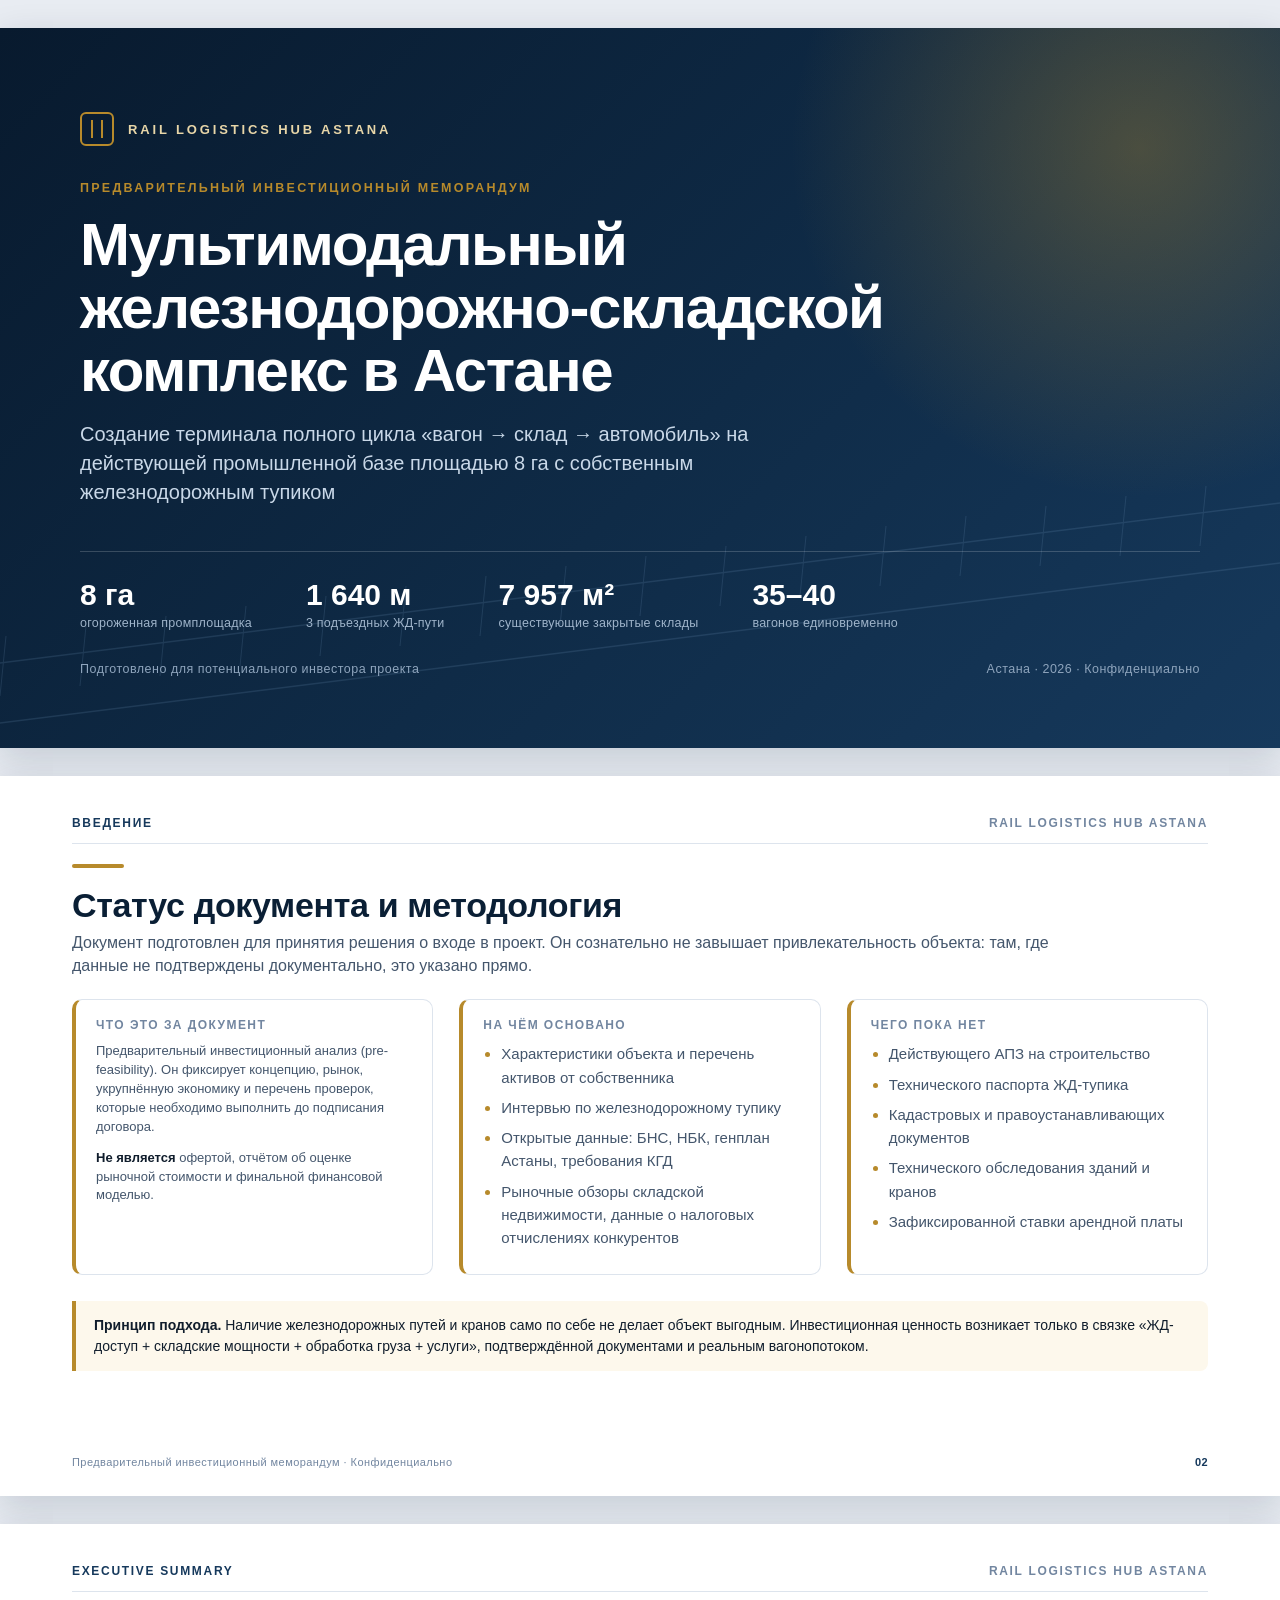
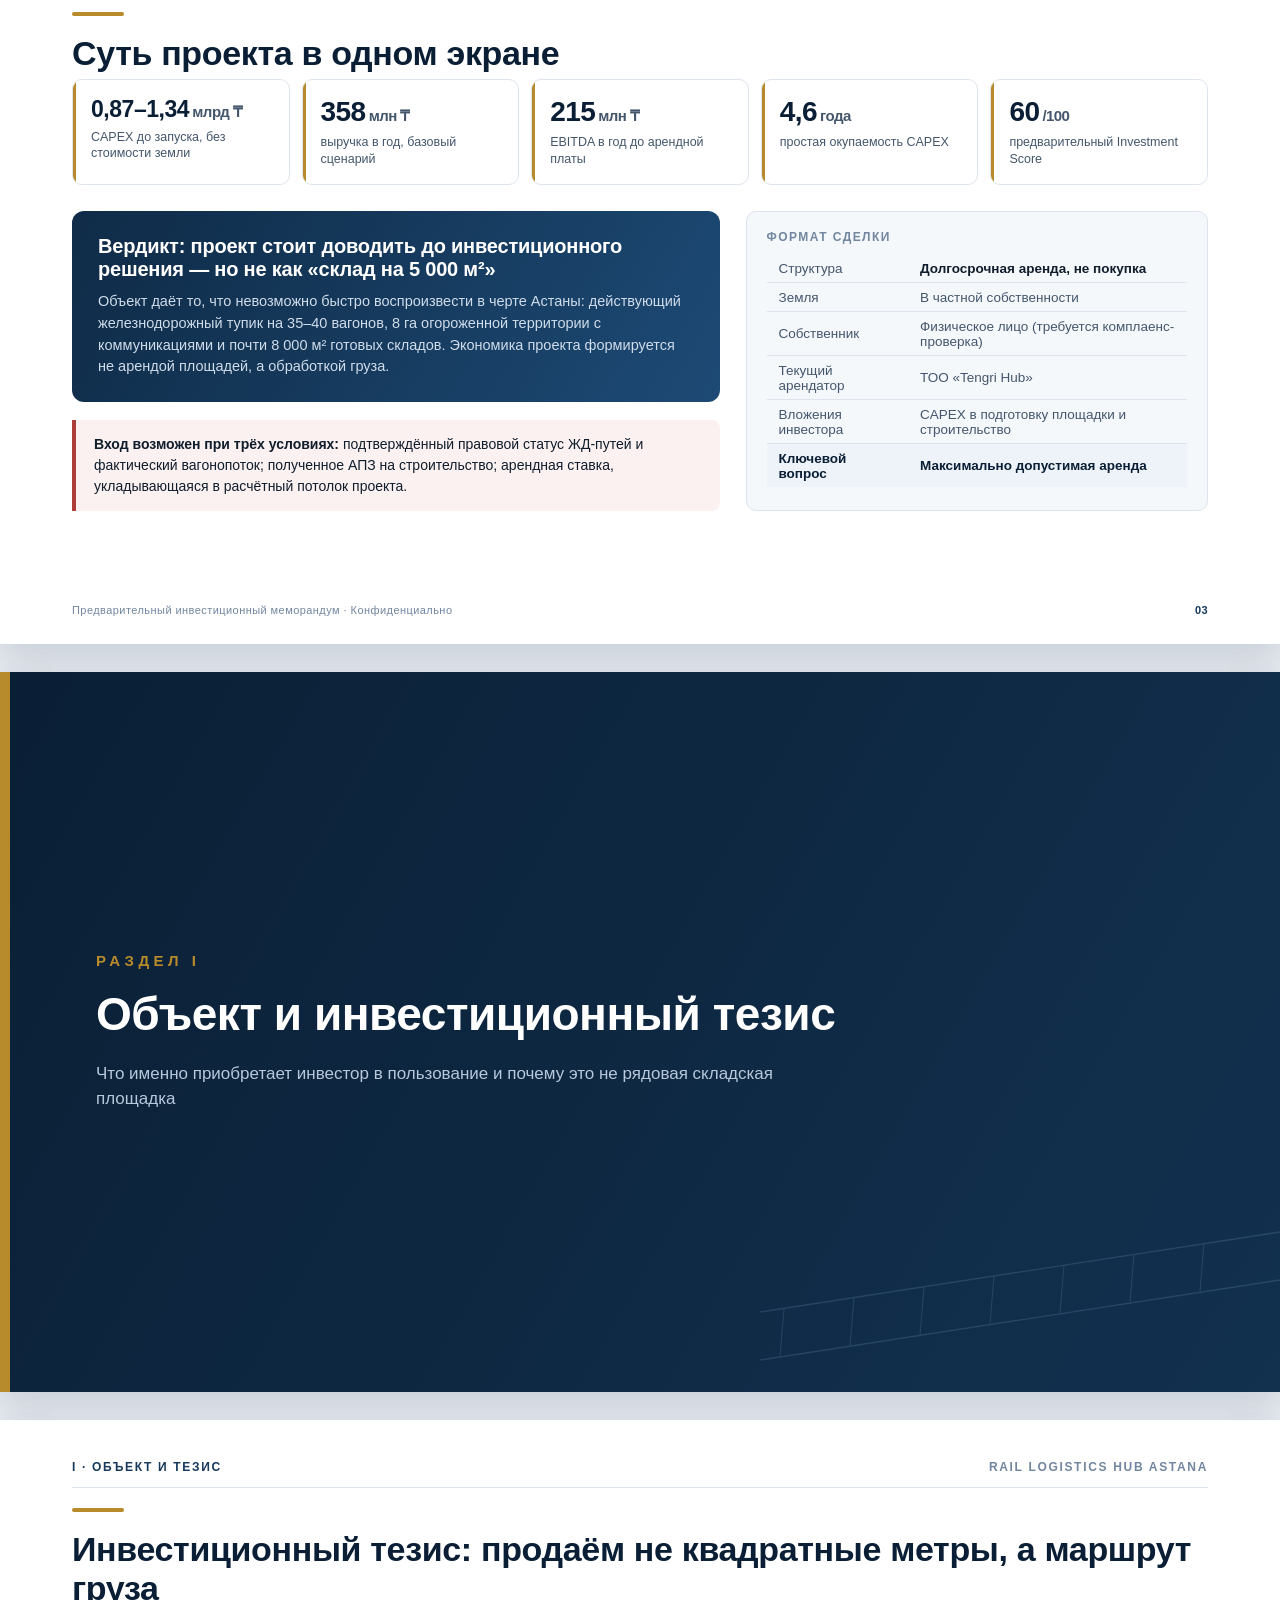
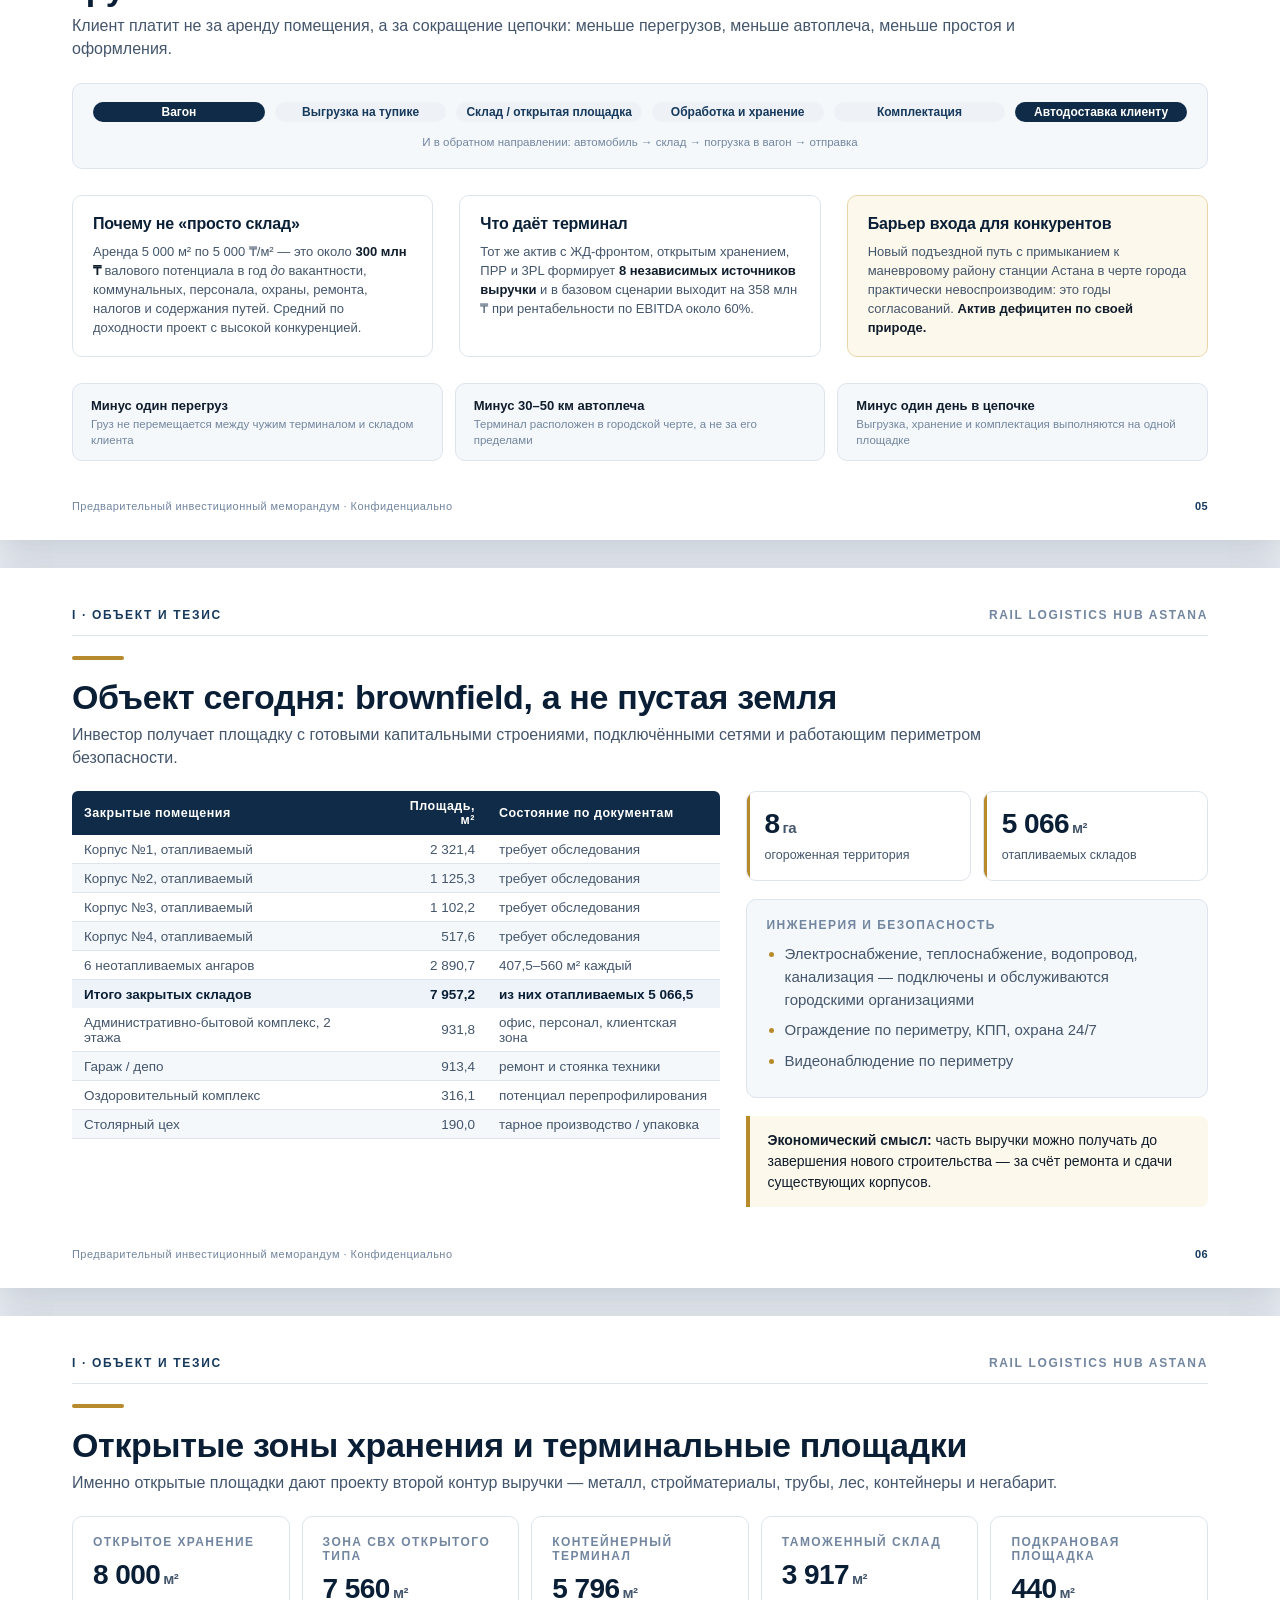
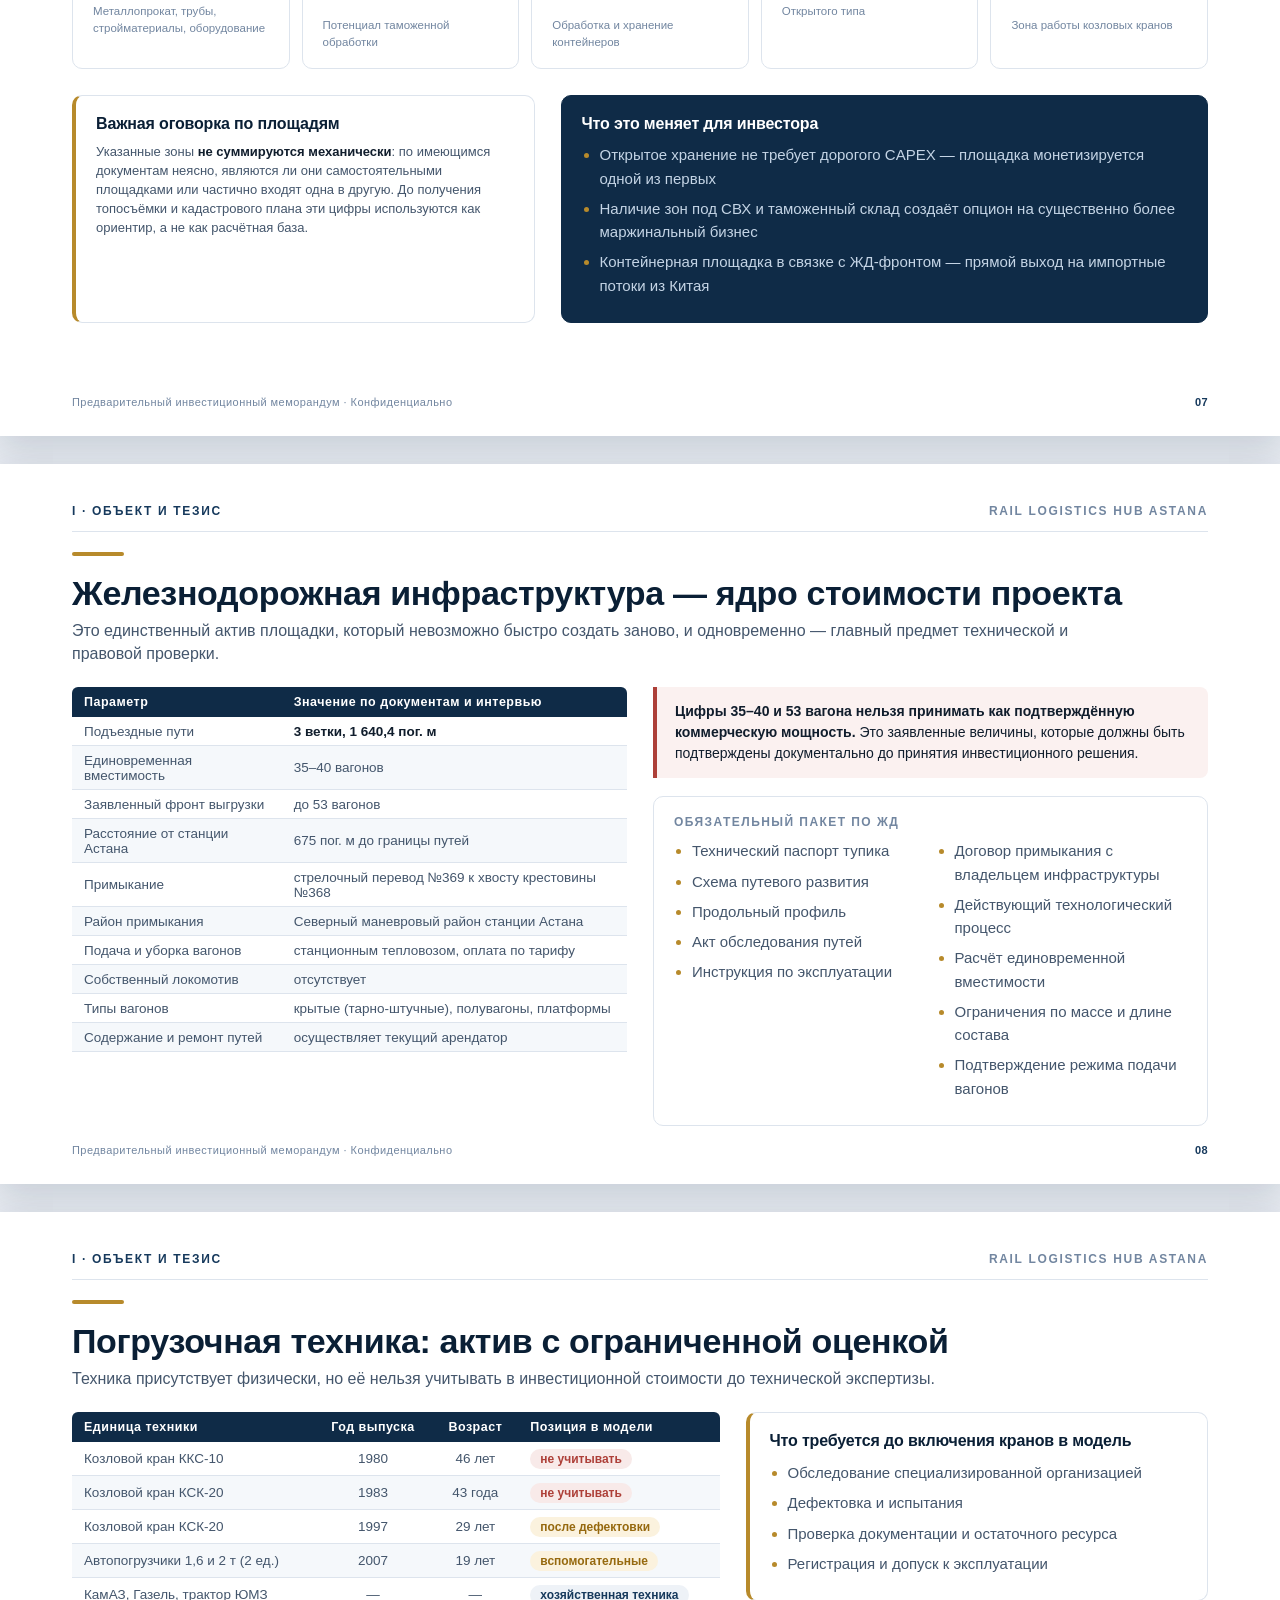
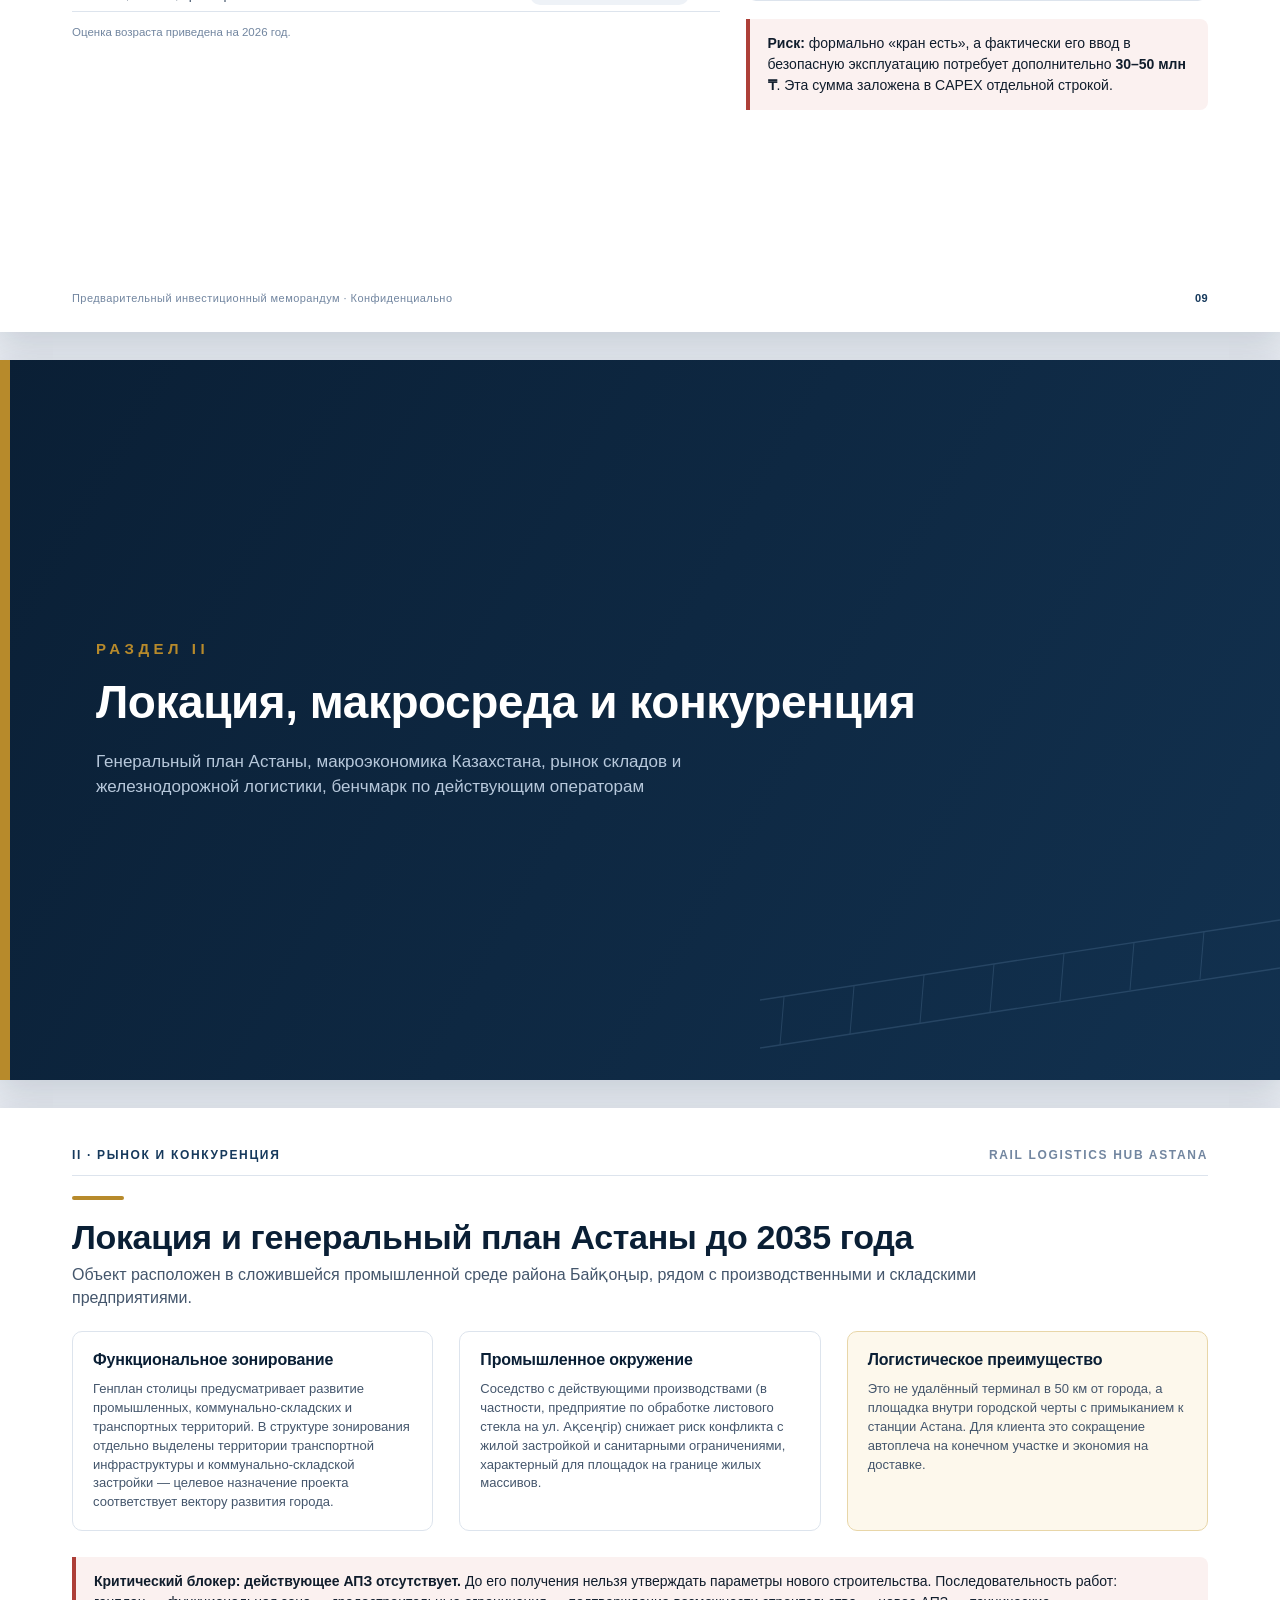
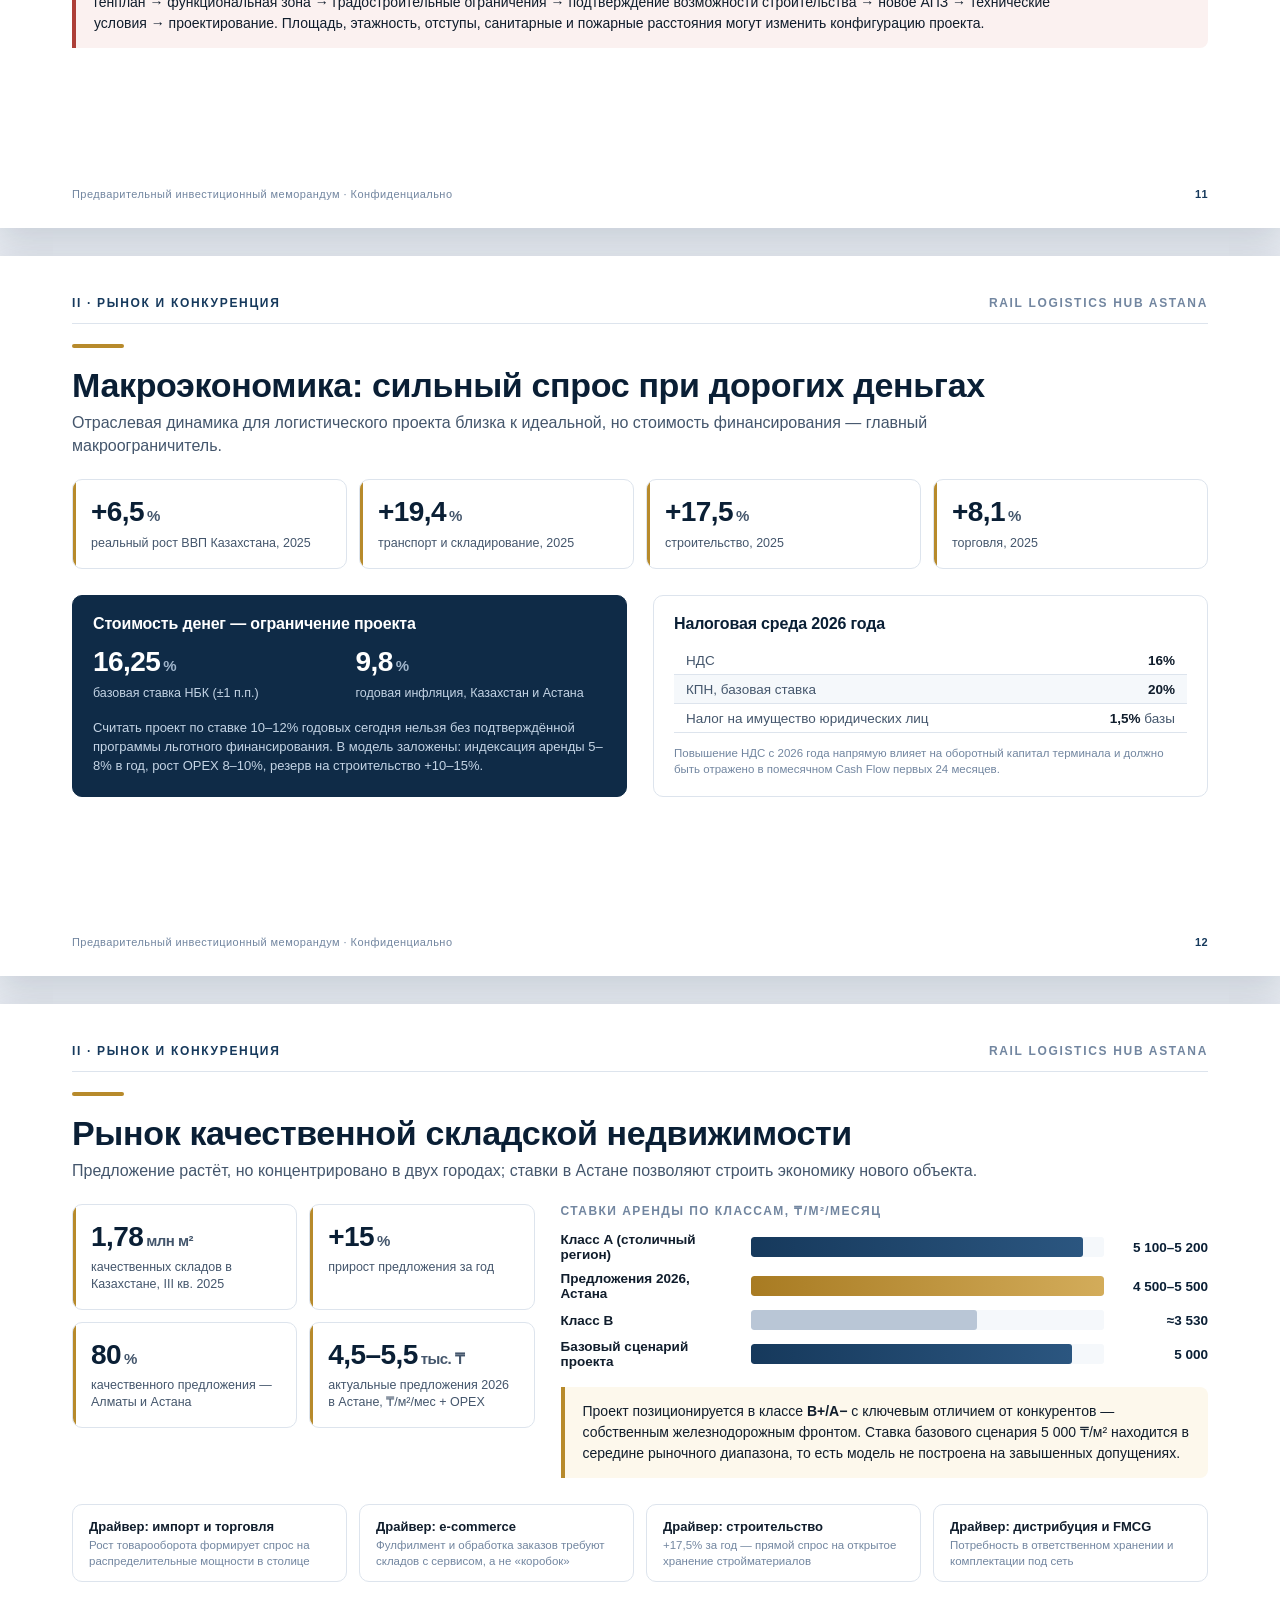
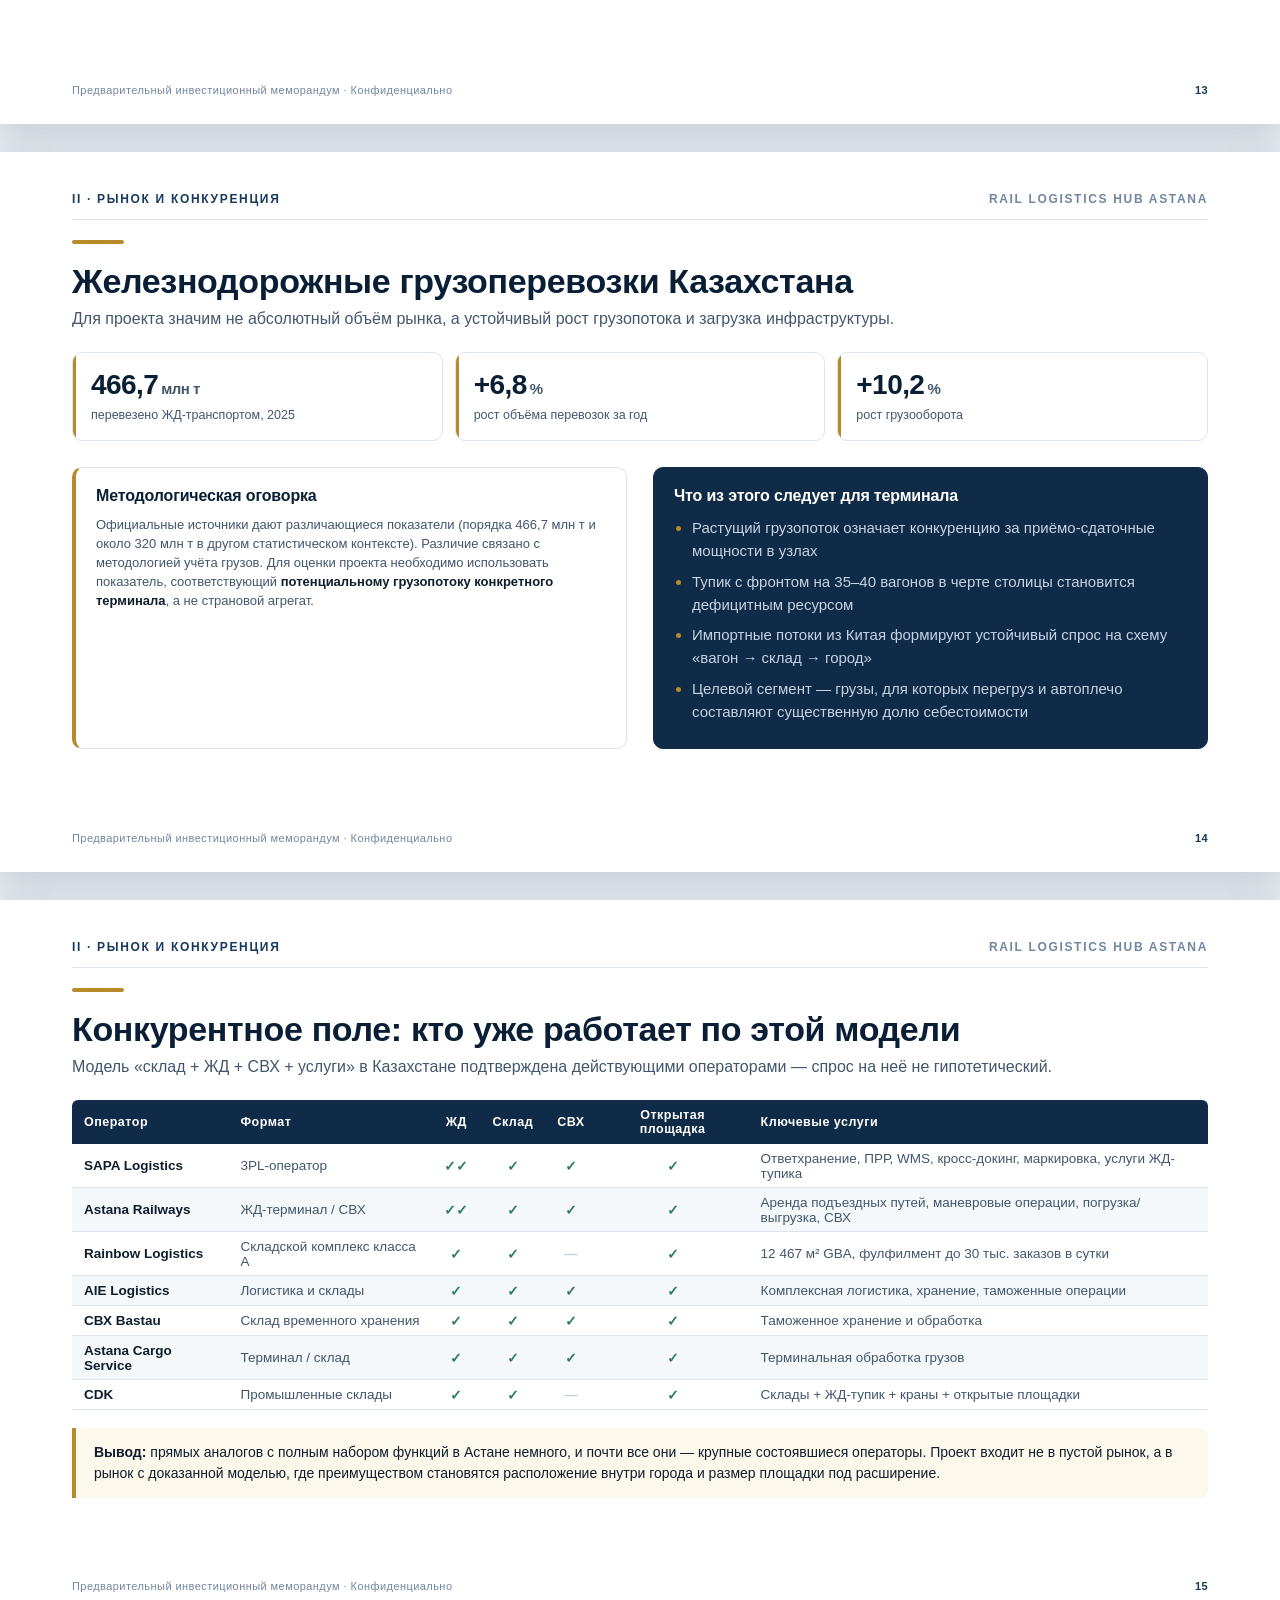
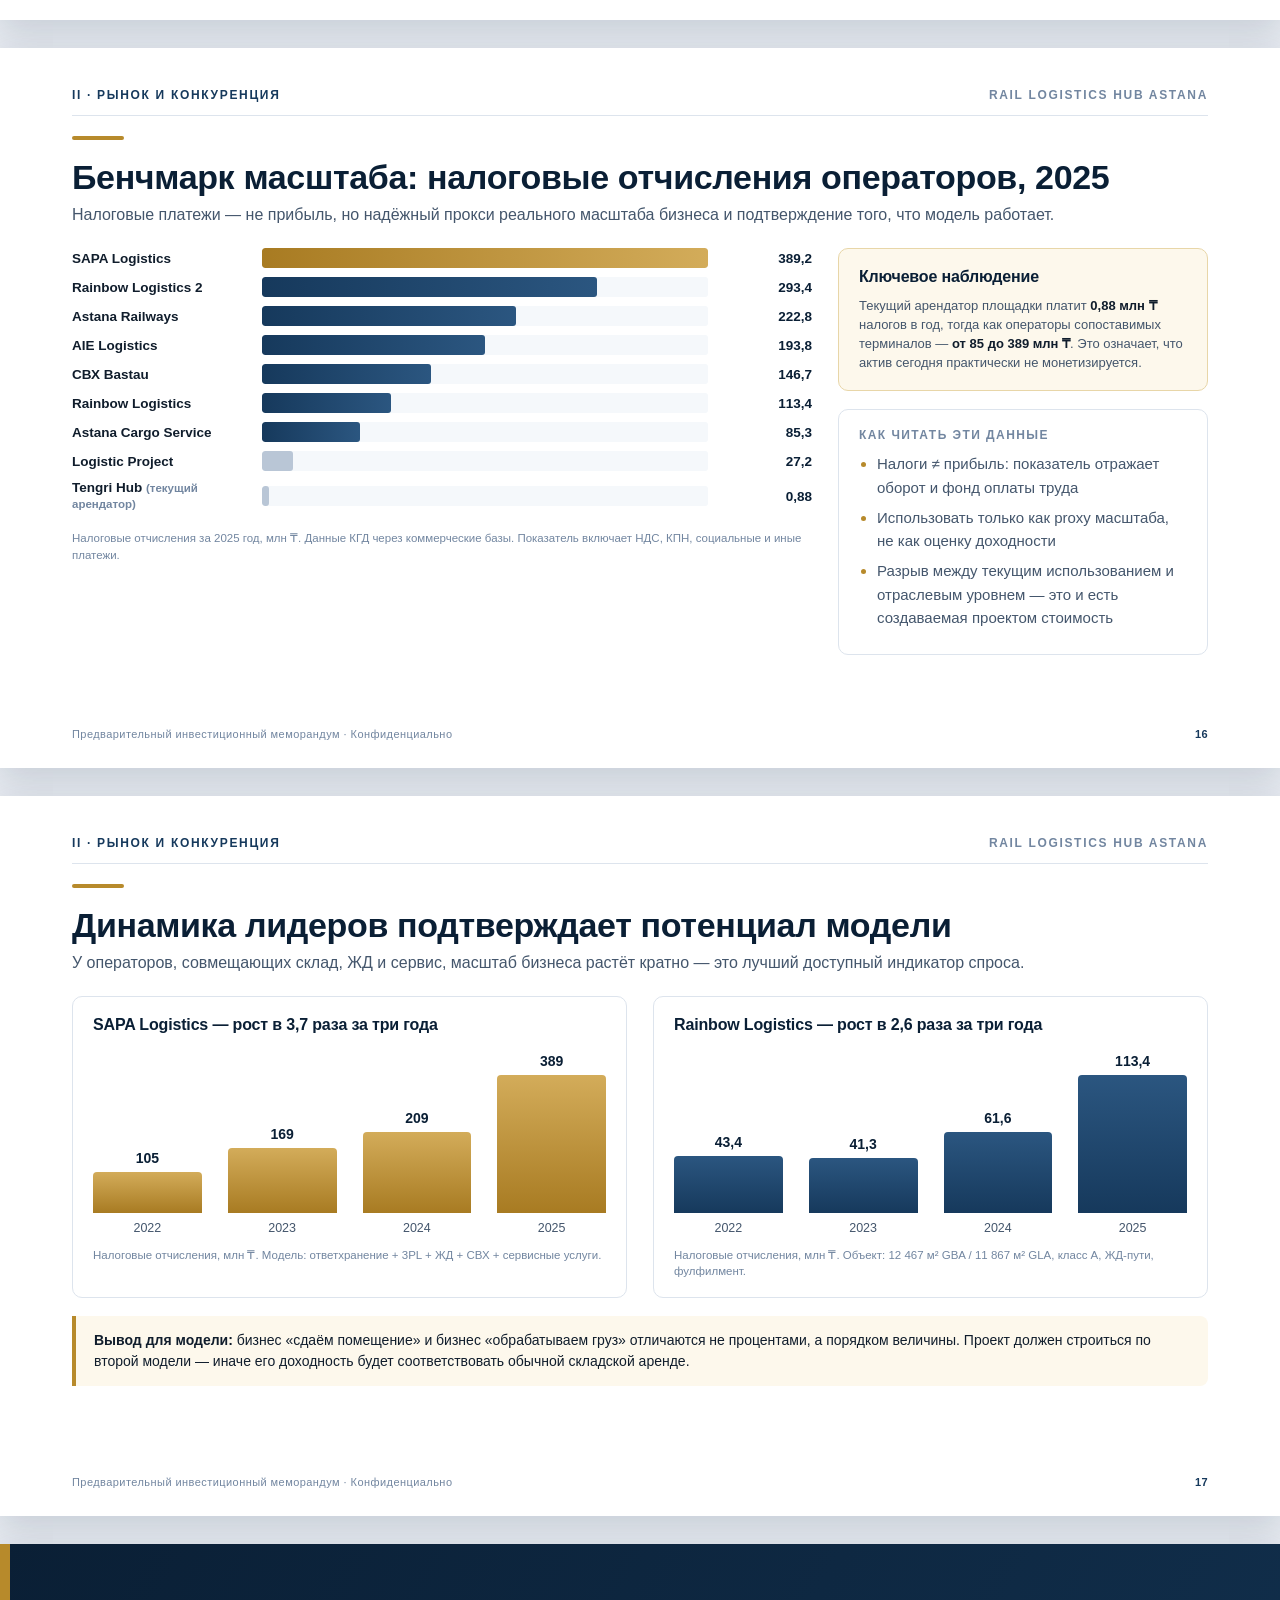
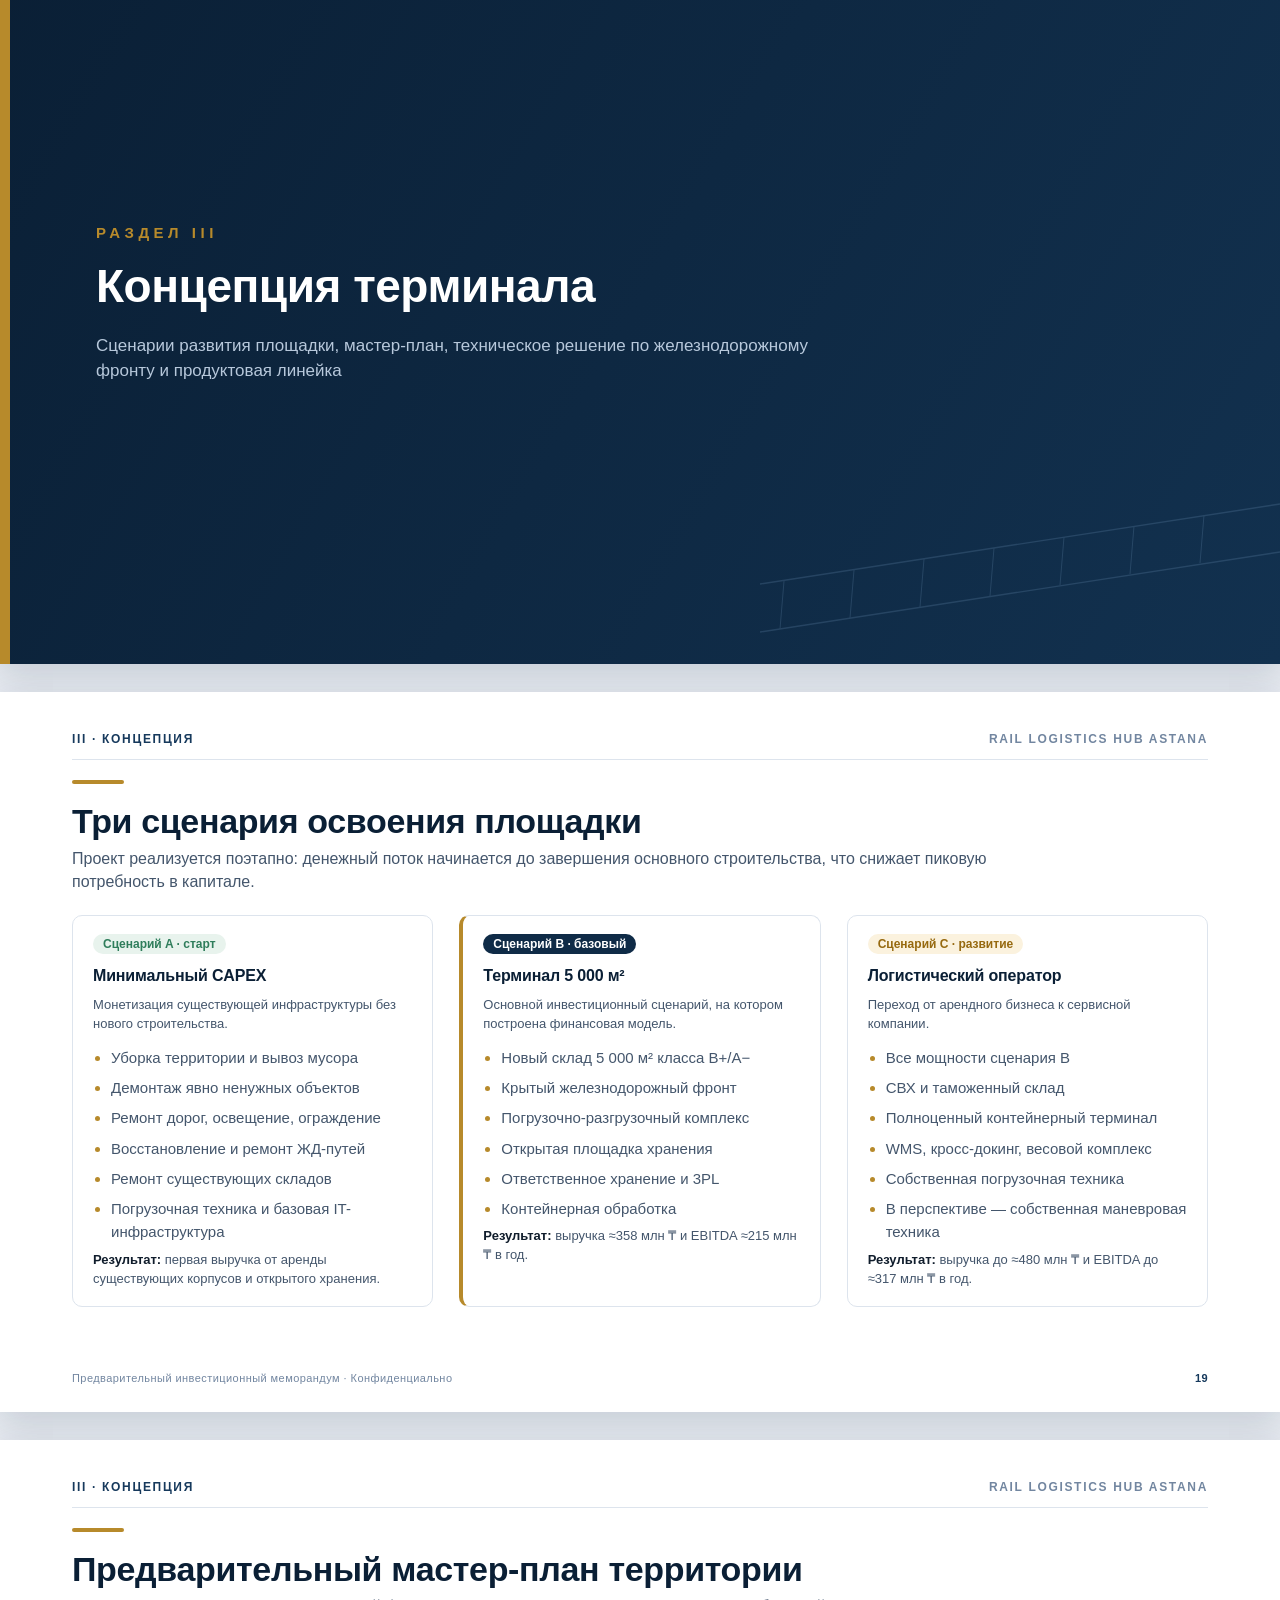
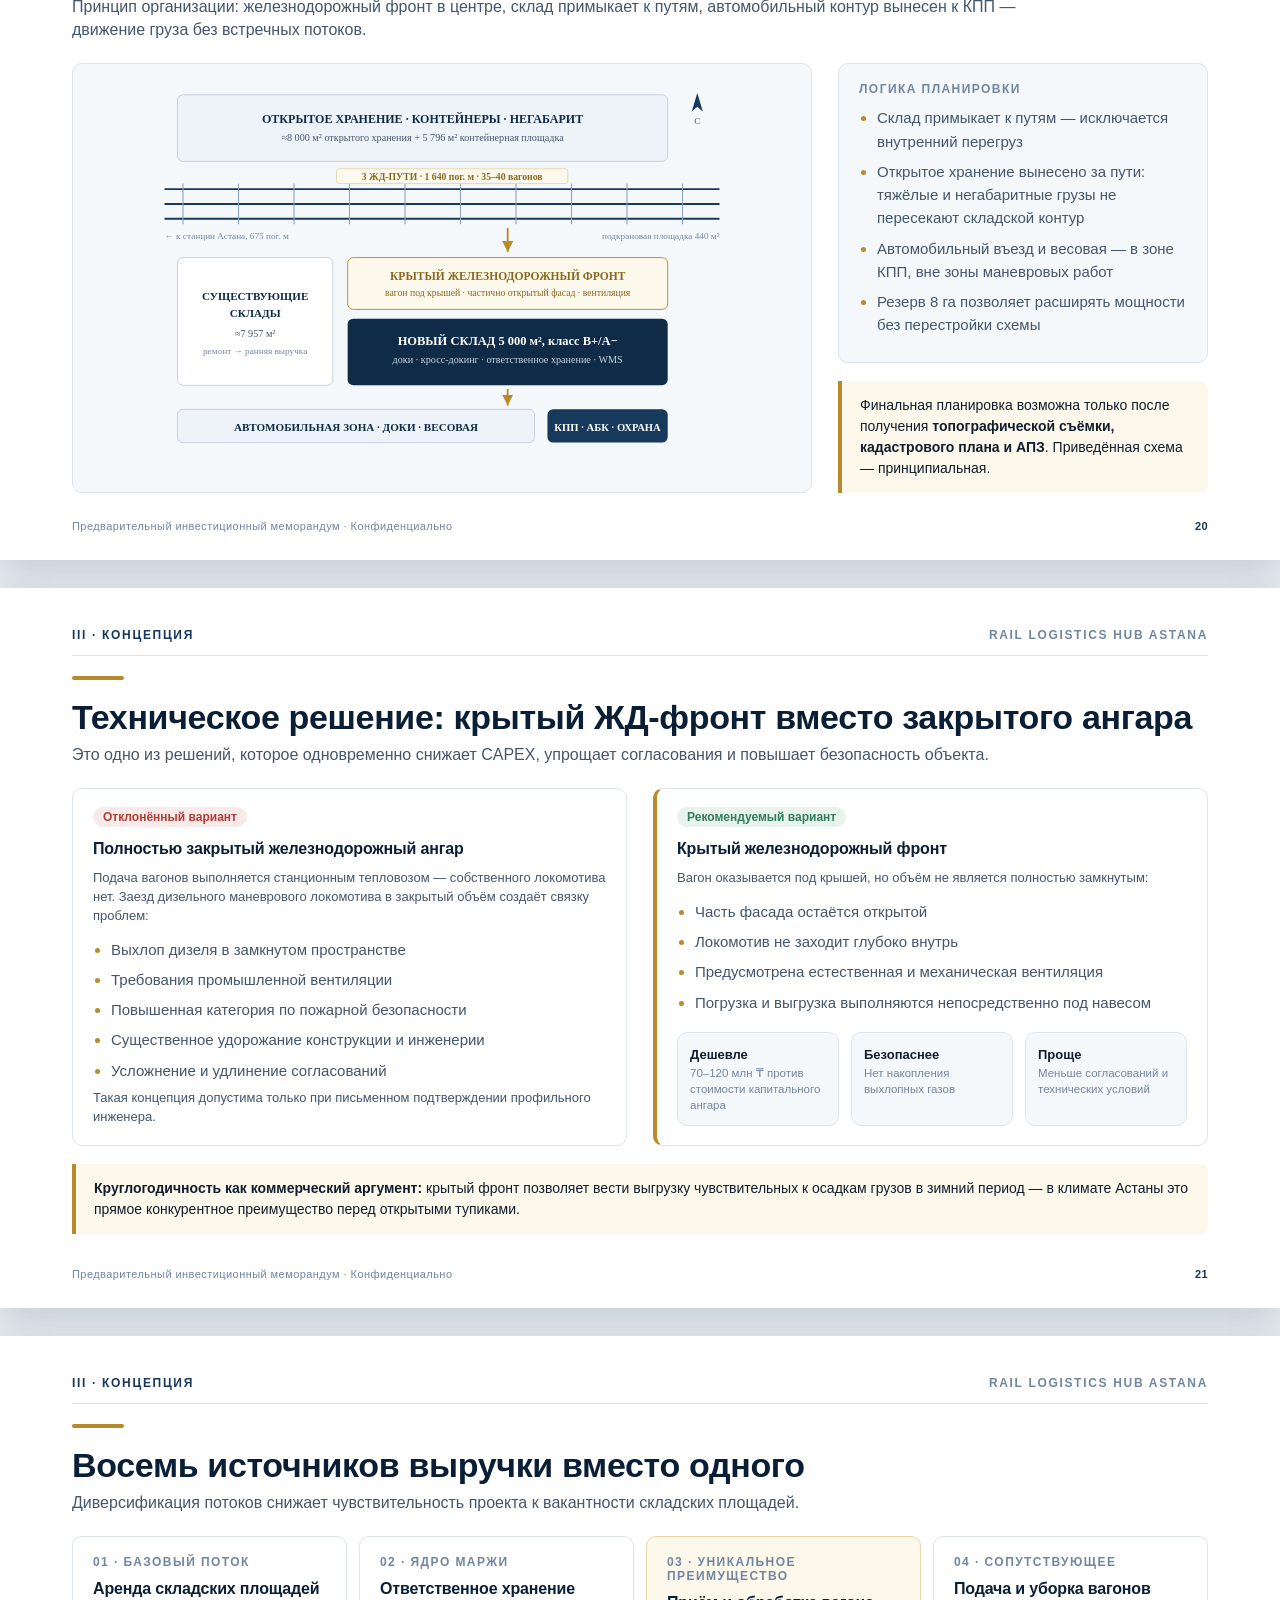
<file: presentation/index.html>
<!DOCTYPE html>
<html lang="ru">
<head>
<meta charset="utf-8">
<title>Rail Logistics Hub Astana — предварительный инвестиционный меморандум</title>
<meta name="viewport" content="width=1280">
<link rel="stylesheet" href="assets/styles.css">
</head>
<body>
<div class="deck">

<!-- ============ 1. COVER ============ -->
<section class="slide cover">
  <svg class="cover__rails" viewBox="0 0 1280 720" preserveAspectRatio="none">
    <g stroke="#7fa6cc" stroke-width="1.4" fill="none">
      <path d="M-40 640 L1320 470"/>
      <path d="M-40 700 L1320 530"/>
    </g>
    <g stroke="#7fa6cc" stroke-width="1">
      <path d="M0 668 L6 608"/><path d="M80 658 L86 598"/><path d="M160 648 L166 588"/>
      <path d="M240 638 L246 578"/><path d="M320 628 L326 568"/><path d="M400 618 L406 558"/>
      <path d="M480 608 L486 548"/><path d="M560 598 L566 538"/><path d="M640 588 L646 528"/>
      <path d="M720 578 L726 518"/><path d="M800 568 L806 508"/><path d="M880 558 L886 498"/>
      <path d="M960 548 L966 488"/><path d="M1040 538 L1046 478"/><path d="M1120 528 L1126 468"/>
      <path d="M1200 518 L1206 458"/>
    </g>
  </svg>
  <div class="cover__glow"></div>
  <div class="cover__inner">
    <div class="cover__brand"><span class="cover__mark"></span>Rail Logistics Hub Astana</div>
    <div>
      <span class="cover__kicker">Предварительный инвестиционный меморандум</span>
      <h1>Мультимодальный<br>железнодорожно-складской<br>комплекс в Астане</h1>
      <p class="cover__lead">Создание терминала полного цикла «вагон&nbsp;→&nbsp;склад&nbsp;→&nbsp;автомобиль» на действующей промышленной базе площадью 8&nbsp;га с собственным железнодорожным тупиком</p>
    </div>
    <div class="cover__facts">
      <div class="cover__fact"><div class="v">8 га</div><div class="k">огороженная промплощадка</div></div>
      <div class="cover__fact"><div class="v">1 640 м</div><div class="k">3 подъездных ЖД-пути</div></div>
      <div class="cover__fact"><div class="v">7 957 м²</div><div class="k">существующие закрытые склады</div></div>
      <div class="cover__fact"><div class="v">35–40</div><div class="k">вагонов единовременно</div></div>
    </div>
    <div class="cover__meta">
      <span>Подготовлено для потенциального инвестора проекта</span>
      <span>Астана · 2026 · Конфиденциально</span>
    </div>
  </div>
</section>

<!-- ============ 2. СТАТУС ДОКУМЕНТА ============ -->
<section class="slide">
  <div class="slide__head"><span class="tag">Введение</span><span>Rail Logistics Hub Astana</span></div>
  <div class="slide__body">
    <div class="rule"></div>
    <h2 class="slide-title">Статус документа и методология</h2>
    <p class="slide-sub">Документ подготовлен для принятия решения о входе в проект. Он сознательно не завышает привлекательность объекта: там, где данные не подтверждены документально, это указано прямо.</p>

    <div class="grid g3 gap-l">
      <div class="card card--accent">
        <h4>Что это за документ</h4>
        <p class="small">Предварительный инвестиционный анализ (pre-feasibility). Он фиксирует концепцию, рынок, укрупнённую экономику и перечень проверок, которые необходимо выполнить до подписания договора.</p>
        <p class="small mb-0"><b>Не является</b> офертой, отчётом об оценке рыночной стоимости и финальной финансовой моделью.</p>
      </div>
      <div class="card card--accent">
        <h4>На чём основано</h4>
        <ul class="small">
          <li>Характеристики объекта и перечень активов от собственника</li>
          <li>Интервью по железнодорожному тупику</li>
          <li>Открытые данные: БНС, НБК, генплан Астаны, требования КГД</li>
          <li>Рыночные обзоры складской недвижимости, данные о налоговых отчислениях конкурентов</li>
        </ul>
      </div>
      <div class="card card--accent">
        <h4>Чего пока нет</h4>
        <ul class="small">
          <li>Действующего АПЗ на строительство</li>
          <li>Технического паспорта ЖД-тупика</li>
          <li>Кадастровых и правоустанавливающих документов</li>
          <li>Технического обследования зданий и кранов</li>
          <li>Зафиксированной ставки арендной платы</li>
        </ul>
      </div>
    </div>

    <div class="callout mt-l">
      <b>Принцип подхода.</b> Наличие железнодорожных путей и кранов само по себе не делает объект выгодным. Инвестиционная ценность возникает только в связке «ЖД-доступ + складские мощности + обработка груза + услуги», подтверждённой документами и реальным вагонопотоком.
    </div>
  </div>
  <div class="slide__foot"><span>Предварительный инвестиционный меморандум · Конфиденциально</span><span class="slide__num">02</span></div>
</section>

<!-- ============ 3. EXECUTIVE SUMMARY ============ -->
<section class="slide">
  <div class="slide__head"><span class="tag">Executive Summary</span><span>Rail Logistics Hub Astana</span></div>
  <div class="slide__body">
    <div class="rule"></div>
    <h2 class="slide-title">Суть проекта в одном экране</h2>

    <div class="grid g5 gap-s">
      <div class="kpi"><div class="kpi__v kpi__v--sm">0,87–1,34<span class="u">млрд ₸</span></div><div class="kpi__k">CAPEX до запуска, без стоимости земли</div></div>
      <div class="kpi"><div class="kpi__v">358<span class="u">млн ₸</span></div><div class="kpi__k">выручка в год, базовый сценарий</div></div>
      <div class="kpi"><div class="kpi__v">215<span class="u">млн ₸</span></div><div class="kpi__k">EBITDA в год до арендной платы</div></div>
      <div class="kpi"><div class="kpi__v">4,6<span class="u">года</span></div><div class="kpi__k">простая окупаемость CAPEX</div></div>
      <div class="kpi"><div class="kpi__v">60<span class="u">/100</span></div><div class="kpi__k">предварительный Investment Score</div></div>
    </div>

    <div class="grid g-7-5 gap-l mt-l">
      <div>
        <div class="verdict">
          <h3>Вердикт: проект стоит доводить до инвестиционного решения — но не как «склад на 5 000 м²»</h3>
          <p>Объект даёт то, что невозможно быстро воспроизвести в черте Астаны: действующий железнодорожный тупик на 35–40 вагонов, 8 га огороженной территории с коммуникациями и почти 8 000 м² готовых складов. Экономика проекта формируется не арендой площадей, а обработкой груза.</p>
        </div>
        <div class="callout callout--red mt-m">
          <b>Вход возможен при трёх условиях:</b> подтверждённый правовой статус ЖД-путей и фактический вагонопоток; полученное АПЗ на строительство; арендная ставка, укладывающаяся в расчётный потолок проекта.
        </div>
      </div>
      <div class="card card--alt">
        <h4>Формат сделки</h4>
        <table class="tight">
          <tbody>
            <tr><td>Структура</td><td><b>Долгосрочная аренда, не покупка</b></td></tr>
            <tr><td>Земля</td><td>В частной собственности</td></tr>
            <tr><td>Собственник</td><td>Физическое лицо (требуется комплаенс-проверка)</td></tr>
            <tr><td>Текущий арендатор</td><td>ТОО «Tengri Hub»</td></tr>
            <tr><td>Вложения инвестора</td><td>CAPEX в подготовку площадки и строительство</td></tr>
            <tr class="is-total"><td>Ключевой вопрос</td><td>Максимально допустимая аренда</td></tr>
          </tbody>
        </table>
      </div>
    </div>
  </div>
  <div class="slide__foot"><span>Предварительный инвестиционный меморандум · Конфиденциально</span><span class="slide__num">03</span></div>
</section>

<!-- ============ 4. DIVIDER I ============ -->
<section class="slide divider">
  <div class="divider__bar"></div>
  <svg class="divider__rails" width="520" height="280" viewBox="0 0 520 280">
    <g stroke="#7fa6cc" stroke-width="1.4" fill="none">
      <path d="M0 200 L520 120"/><path d="M0 248 L520 168"/>
    </g>
    <g stroke="#7fa6cc" stroke-width="1">
      <path d="M20 245 L24 197"/><path d="M90 234 L94 186"/><path d="M160 223 L164 175"/>
      <path d="M230 212 L234 164"/><path d="M300 201 L304 153"/><path d="M370 190 L374 142"/>
      <path d="M440 179 L444 131"/>
    </g>
  </svg>
  <div class="divider__inner">
    <div class="divider__num">РАЗДЕЛ I</div>
    <h2>Объект и инвестиционный тезис</h2>
    <p>Что именно приобретает инвестор в пользование и почему это не рядовая складская площадка</p>
  </div>
</section>

<!-- ============ 5. ИНВЕСТИЦИОННЫЙ ТЕЗИС ============ -->
<section class="slide">
  <div class="slide__head"><span class="tag">I · Объект и тезис</span><span>Rail Logistics Hub Astana</span></div>
  <div class="slide__body">
    <div class="rule"></div>
    <h2 class="slide-title">Инвестиционный тезис: продаём не квадратные метры, а маршрут груза</h2>
    <p class="slide-sub">Клиент платит не за аренду помещения, а за сокращение цепочки: меньше перегрузов, меньше автоплеча, меньше простоя и оформления.</p>

    <div class="card card--alt">
      <div class="grid" style="grid-template-columns: repeat(6, 1fr); gap: 10px; text-align: center;">
        <div class="chip chip--navy" style="justify-content:center">Вагон</div>
        <div class="chip" style="justify-content:center">Выгрузка на тупике</div>
        <div class="chip" style="justify-content:center">Склад / открытая площадка</div>
        <div class="chip" style="justify-content:center">Обработка и хранение</div>
        <div class="chip" style="justify-content:center">Комплектация</div>
        <div class="chip chip--navy" style="justify-content:center">Автодоставка клиенту</div>
      </div>
      <p class="tiny mt-s mb-0" style="text-align:center">И в обратном направлении: автомобиль&nbsp;→&nbsp;склад&nbsp;→&nbsp;погрузка в вагон&nbsp;→&nbsp;отправка</p>
    </div>

    <div class="grid g3 gap-l mt-l">
      <div class="card">
        <h3>Почему не «просто склад»</h3>
        <p class="small">Аренда 5 000 м² по 5 000 ₸/м² — это около <b>300 млн ₸</b> валового потенциала в год <i>до</i> вакантности, коммунальных, персонала, охраны, ремонта, налогов и содержания путей. Средний по доходности проект с высокой конкуренцией.</p>
      </div>
      <div class="card">
        <h3>Что даёт терминал</h3>
        <p class="small">Тот же актив с ЖД-фронтом, открытым хранением, ПРР и 3PL формирует <b>8 независимых источников выручки</b> и в базовом сценарии выходит на 358 млн ₸ при рентабельности по EBITDA около 60%.</p>
      </div>
      <div class="card card--gold">
        <h3>Барьер входа для конкурентов</h3>
        <p class="small">Новый подъездной путь с примыканием к маневровому району станции Астана в черте города практически невоспроизводим: это годы согласований. <b>Актив дефицитен по своей природе.</b></p>
      </div>
    </div>

    <div class="grid g3 gap-s mt-l">
      <div class="card card--alt" style="padding:12px 18px"><b class="small">Минус один перегруз</b><p class="tiny mb-0">Груз не перемещается между чужим терминалом и складом клиента</p></div>
      <div class="card card--alt" style="padding:12px 18px"><b class="small">Минус 30–50 км автоплеча</b><p class="tiny mb-0">Терминал расположен в городской черте, а не за его пределами</p></div>
      <div class="card card--alt" style="padding:12px 18px"><b class="small">Минус один день в цепочке</b><p class="tiny mb-0">Выгрузка, хранение и комплектация выполняются на одной площадке</p></div>
    </div>
  </div>
  <div class="slide__foot"><span>Предварительный инвестиционный меморандум · Конфиденциально</span><span class="slide__num">05</span></div>
</section>

<!-- ============ 6. ОБЪЕКТ СЕГОДНЯ ============ -->
<section class="slide">
  <div class="slide__head"><span class="tag">I · Объект и тезис</span><span>Rail Logistics Hub Astana</span></div>
  <div class="slide__body">
    <div class="rule"></div>
    <h2 class="slide-title">Объект сегодня: brownfield, а не пустая земля</h2>
    <p class="slide-sub">Инвестор получает площадку с готовыми капитальными строениями, подключёнными сетями и работающим периметром безопасности.</p>

    <div class="grid g-7-5 gap-l">
      <div>
        <table class="tight">
          <thead><tr><th>Закрытые помещения</th><th class="num">Площадь, м²</th><th>Состояние по документам</th></tr></thead>
          <tbody>
            <tr><td>Корпус №1, отапливаемый</td><td class="num">2 321,4</td><td>требует обследования</td></tr>
            <tr><td>Корпус №2, отапливаемый</td><td class="num">1 125,3</td><td>требует обследования</td></tr>
            <tr><td>Корпус №3, отапливаемый</td><td class="num">1 102,2</td><td>требует обследования</td></tr>
            <tr><td>Корпус №4, отапливаемый</td><td class="num">517,6</td><td>требует обследования</td></tr>
            <tr><td>6 неотапливаемых ангаров</td><td class="num">2 890,7</td><td>407,5–560 м² каждый</td></tr>
            <tr class="is-total"><td>Итого закрытых складов</td><td class="num">7 957,2</td><td>из них отапливаемых 5 066,5</td></tr>
            <tr><td>Административно-бытовой комплекс, 2 этажа</td><td class="num">931,8</td><td>офис, персонал, клиентская зона</td></tr>
            <tr><td>Гараж / депо</td><td class="num">913,4</td><td>ремонт и стоянка техники</td></tr>
            <tr><td>Оздоровительный комплекс</td><td class="num">316,1</td><td>потенциал перепрофилирования</td></tr>
            <tr><td>Столярный цех</td><td class="num">190,0</td><td>тарное производство / упаковка</td></tr>
          </tbody>
        </table>
      </div>
      <div>
        <div class="grid g2 gap-s">
          <div class="kpi"><div class="kpi__v">8<span class="u">га</span></div><div class="kpi__k">огороженная территория</div></div>
          <div class="kpi"><div class="kpi__v">5 066<span class="u">м²</span></div><div class="kpi__k">отапливаемых складов</div></div>
        </div>
        <div class="card card--alt mt-m">
          <h4>Инженерия и безопасность</h4>
          <ul class="small">
            <li>Электроснабжение, теплоснабжение, водопровод, канализация — подключены и обслуживаются городскими организациями</li>
            <li>Ограждение по периметру, КПП, охрана 24/7</li>
            <li>Видеонаблюдение по периметру</li>
          </ul>
        </div>
        <div class="callout mt-m small">
          <b>Экономический смысл:</b> часть выручки можно получать до завершения нового строительства — за счёт ремонта и сдачи существующих корпусов.
        </div>
      </div>
    </div>
  </div>
  <div class="slide__foot"><span>Предварительный инвестиционный меморандум · Конфиденциально</span><span class="slide__num">06</span></div>
</section>

<!-- ============ 7. ЗОНЫ ХРАНЕНИЯ ============ -->
<section class="slide">
  <div class="slide__head"><span class="tag">I · Объект и тезис</span><span>Rail Logistics Hub Astana</span></div>
  <div class="slide__body">
    <div class="rule"></div>
    <h2 class="slide-title">Открытые зоны хранения и терминальные площадки</h2>
    <p class="slide-sub">Именно открытые площадки дают проекту второй контур выручки — металл, стройматериалы, трубы, лес, контейнеры и негабарит.</p>

    <div class="grid g5 gap-s">
      <div class="card"><h4>Открытое хранение</h4><div class="kpi__v">8 000<span class="u">м²</span></div><p class="tiny mt-s mb-0">Металлопрокат, трубы, стройматериалы, оборудование</p></div>
      <div class="card"><h4>Зона СВХ открытого типа</h4><div class="kpi__v">7 560<span class="u">м²</span></div><p class="tiny mt-s mb-0">Потенциал таможенной обработки</p></div>
      <div class="card"><h4>Контейнерный терминал</h4><div class="kpi__v">5 796<span class="u">м²</span></div><p class="tiny mt-s mb-0">Обработка и хранение контейнеров</p></div>
      <div class="card"><h4>Таможенный склад</h4><div class="kpi__v">3 917<span class="u">м²</span></div><p class="tiny mt-s mb-0">Открытого типа</p></div>
      <div class="card"><h4>Подкрановая площадка</h4><div class="kpi__v">440<span class="u">м²</span></div><p class="tiny mt-s mb-0">Зона работы козловых кранов</p></div>
    </div>

    <div class="grid g-5-7 gap-l mt-l">
      <div class="card card--accent">
        <h3>Важная оговорка по площадям</h3>
        <p class="small mb-0">Указанные зоны <b>не суммируются механически</b>: по имеющимся документам неясно, являются ли они самостоятельными площадками или частично входят одна в другую. До получения топосъёмки и кадастрового плана эти цифры используются как ориентир, а не как расчётная база.</p>
      </div>
      <div class="card card--navy">
        <h3>Что это меняет для инвестора</h3>
        <ul class="small">
          <li>Открытое хранение не требует дорогого CAPEX — площадка монетизируется одной из первых</li>
          <li>Наличие зон под СВХ и таможенный склад создаёт опцион на существенно более маржинальный бизнес</li>
          <li>Контейнерная площадка в связке с ЖД-фронтом — прямой выход на импортные потоки из Китая</li>
        </ul>
      </div>
    </div>
  </div>
  <div class="slide__foot"><span>Предварительный инвестиционный меморандум · Конфиденциально</span><span class="slide__num">07</span></div>
</section>

<!-- ============ 8. ЖД ИНФРАСТРУКТУРА ============ -->
<section class="slide">
  <div class="slide__head"><span class="tag">I · Объект и тезис</span><span>Rail Logistics Hub Astana</span></div>
  <div class="slide__body">
    <div class="rule"></div>
    <h2 class="slide-title">Железнодорожная инфраструктура — ядро стоимости проекта</h2>
    <p class="slide-sub">Это единственный актив площадки, который невозможно быстро создать заново, и одновременно — главный предмет технической и правовой проверки.</p>

    <div class="grid g-6-6 gap-l">
      <div>
        <table class="tight">
          <thead><tr><th>Параметр</th><th>Значение по документам и интервью</th></tr></thead>
          <tbody>
            <tr><td>Подъездные пути</td><td><b>3 ветки, 1 640,4 пог. м</b></td></tr>
            <tr><td>Единовременная вместимость</td><td>35–40 вагонов</td></tr>
            <tr><td>Заявленный фронт выгрузки</td><td>до 53 вагонов</td></tr>
            <tr><td>Расстояние от станции Астана</td><td>675 пог. м до границы путей</td></tr>
            <tr><td>Примыкание</td><td>стрелочный перевод №369 к хвосту крестовины №368</td></tr>
            <tr><td>Район примыкания</td><td>Северный маневровый район станции Астана</td></tr>
            <tr><td>Подача и уборка вагонов</td><td>станционным тепловозом, оплата по тарифу</td></tr>
            <tr><td>Собственный локомотив</td><td>отсутствует</td></tr>
            <tr><td>Типы вагонов</td><td>крытые (тарно-штучные), полувагоны, платформы</td></tr>
            <tr><td>Содержание и ремонт путей</td><td>осуществляет текущий арендатор</td></tr>
          </tbody>
        </table>
      </div>
      <div>
        <div class="callout callout--red">
          <b>Цифры 35–40 и 53 вагона нельзя принимать как подтверждённую коммерческую мощность.</b> Это заявленные величины, которые должны быть подтверждены документально до принятия инвестиционного решения.
        </div>
        <div class="card mt-m">
          <h4>Обязательный пакет по ЖД</h4>
          <div class="grid g2 gap-s">
            <ul class="small">
              <li>Технический паспорт тупика</li>
              <li>Схема путевого развития</li>
              <li>Продольный профиль</li>
              <li>Акт обследования путей</li>
              <li>Инструкция по эксплуатации</li>
            </ul>
            <ul class="small">
              <li>Договор примыкания с владельцем инфраструктуры</li>
              <li>Действующий технологический процесс</li>
              <li>Расчёт единовременной вместимости</li>
              <li>Ограничения по массе и длине состава</li>
              <li>Подтверждение режима подачи вагонов</li>
            </ul>
          </div>
        </div>
      </div>
    </div>
  </div>
  <div class="slide__foot"><span>Предварительный инвестиционный меморандум · Конфиденциально</span><span class="slide__num">08</span></div>
</section>

<!-- ============ 9. ТЕХНИКА ============ -->
<section class="slide">
  <div class="slide__head"><span class="tag">I · Объект и тезис</span><span>Rail Logistics Hub Astana</span></div>
  <div class="slide__body">
    <div class="rule"></div>
    <h2 class="slide-title">Погрузочная техника: актив с ограниченной оценкой</h2>
    <p class="slide-sub">Техника присутствует физически, но её нельзя учитывать в инвестиционной стоимости до технической экспертизы.</p>

    <div class="grid g-7-5 gap-l">
      <div>
        <table class="tight">
          <thead><tr><th>Единица техники</th><th class="center">Год выпуска</th><th class="center">Возраст</th><th>Позиция в модели</th></tr></thead>
          <tbody>
            <tr><td>Козловой кран ККС-10</td><td class="center">1980</td><td class="center">46 лет</td><td><span class="chip chip--red">не учитывать</span></td></tr>
            <tr><td>Козловой кран КСК-20</td><td class="center">1983</td><td class="center">43 года</td><td><span class="chip chip--red">не учитывать</span></td></tr>
            <tr><td>Козловой кран КСК-20</td><td class="center">1997</td><td class="center">29 лет</td><td><span class="chip chip--amber">после дефектовки</span></td></tr>
            <tr><td>Автопогрузчики 1,6 и 2 т (2 ед.)</td><td class="center">2007</td><td class="center">19 лет</td><td><span class="chip chip--amber">вспомогательные</span></td></tr>
            <tr><td>КамАЗ, Газель, трактор ЮМЗ</td><td class="center">—</td><td class="center">—</td><td><span class="chip">хозяйственная техника</span></td></tr>
          </tbody>
        </table>
        <p class="tiny mt-s">Оценка возраста приведена на 2026 год.</p>
      </div>
      <div>
        <div class="card card--accent">
          <h3>Что требуется до включения кранов в модель</h3>
          <ul class="small">
            <li>Обследование специализированной организацией</li>
            <li>Дефектовка и испытания</li>
            <li>Проверка документации и остаточного ресурса</li>
            <li>Регистрация и допуск к эксплуатации</li>
          </ul>
        </div>
        <div class="callout callout--red mt-m small">
          <b>Риск:</b> формально «кран есть», а фактически его ввод в безопасную эксплуатацию потребует дополнительно <b>30–50 млн ₸</b>. Эта сумма заложена в CAPEX отдельной строкой.
        </div>
      </div>
    </div>
  </div>
  <div class="slide__foot"><span>Предварительный инвестиционный меморандум · Конфиденциально</span><span class="slide__num">09</span></div>
</section>

<!-- ============ 10. DIVIDER II ============ -->
<section class="slide divider">
  <div class="divider__bar"></div>
  <svg class="divider__rails" width="520" height="280" viewBox="0 0 520 280">
    <g stroke="#7fa6cc" stroke-width="1.4" fill="none">
      <path d="M0 200 L520 120"/><path d="M0 248 L520 168"/>
    </g>
    <g stroke="#7fa6cc" stroke-width="1">
      <path d="M20 245 L24 197"/><path d="M90 234 L94 186"/><path d="M160 223 L164 175"/>
      <path d="M230 212 L234 164"/><path d="M300 201 L304 153"/><path d="M370 190 L374 142"/>
      <path d="M440 179 L444 131"/>
    </g>
  </svg>
  <div class="divider__inner">
    <div class="divider__num">РАЗДЕЛ II</div>
    <h2>Локация, макросреда и конкуренция</h2>
    <p>Генеральный план Астаны, макроэкономика Казахстана, рынок складов и железнодорожной логистики, бенчмарк по действующим операторам</p>
  </div>
</section>

<!-- ============ 11. ЛОКАЦИЯ И ГЕНПЛАН ============ -->
<section class="slide">
  <div class="slide__head"><span class="tag">II · Рынок и конкуренция</span><span>Rail Logistics Hub Astana</span></div>
  <div class="slide__body">
    <div class="rule"></div>
    <h2 class="slide-title">Локация и генеральный план Астаны до 2035 года</h2>
    <p class="slide-sub">Объект расположен в сложившейся промышленной среде района Байқоңыр, рядом с производственными и складскими предприятиями.</p>

    <div class="grid g3 gap-l">
      <div class="card">
        <h3>Функциональное зонирование</h3>
        <p class="small mb-0">Генплан столицы предусматривает развитие промышленных, коммунально-складских и транспортных территорий. В структуре зонирования отдельно выделены территории транспортной инфраструктуры и коммунально-складской застройки — целевое назначение проекта соответствует вектору развития города.</p>
      </div>
      <div class="card">
        <h3>Промышленное окружение</h3>
        <p class="small mb-0">Соседство с действующими производствами (в частности, предприятие по обработке листового стекла на ул. Ақсеңгір) снижает риск конфликта с жилой застройкой и санитарными ограничениями, характерный для площадок на границе жилых массивов.</p>
      </div>
      <div class="card card--gold">
        <h3>Логистическое преимущество</h3>
        <p class="small mb-0">Это не удалённый терминал в 50 км от города, а площадка внутри городской черты с примыканием к станции Астана. Для клиента это сокращение автоплеча на конечном участке и экономия на доставке.</p>
      </div>
    </div>

    <div class="callout callout--red mt-l">
      <b>Критический блокер: действующее АПЗ отсутствует.</b> До его получения нельзя утверждать параметры нового строительства. Последовательность работ: генплан&nbsp;→&nbsp;функциональная зона&nbsp;→&nbsp;градостроительные ограничения&nbsp;→&nbsp;подтверждение возможности строительства&nbsp;→&nbsp;новое АПЗ&nbsp;→&nbsp;технические условия&nbsp;→&nbsp;проектирование. Площадь, этажность, отступы, санитарные и пожарные расстояния могут изменить конфигурацию проекта.
    </div>
  </div>
  <div class="slide__foot"><span>Предварительный инвестиционный меморандум · Конфиденциально</span><span class="slide__num">11</span></div>
</section>

<!-- ============ 12. МАКРОЭКОНОМИКА ============ -->
<section class="slide">
  <div class="slide__head"><span class="tag">II · Рынок и конкуренция</span><span>Rail Logistics Hub Astana</span></div>
  <div class="slide__body">
    <div class="rule"></div>
    <h2 class="slide-title">Макроэкономика: сильный спрос при дорогих деньгах</h2>
    <p class="slide-sub">Отраслевая динамика для логистического проекта близка к идеальной, но стоимость финансирования — главный макроограничитель.</p>

    <div class="grid g4 gap-s">
      <div class="kpi"><div class="kpi__v">+6,5<span class="u">%</span></div><div class="kpi__k">реальный рост ВВП Казахстана, 2025</div></div>
      <div class="kpi"><div class="kpi__v">+19,4<span class="u">%</span></div><div class="kpi__k">транспорт и складирование, 2025</div></div>
      <div class="kpi"><div class="kpi__v">+17,5<span class="u">%</span></div><div class="kpi__k">строительство, 2025</div></div>
      <div class="kpi"><div class="kpi__v">+8,1<span class="u">%</span></div><div class="kpi__k">торговля, 2025</div></div>
    </div>

    <div class="grid g-6-6 gap-l mt-l">
      <div class="card card--navy">
        <h3>Стоимость денег — ограничение проекта</h3>
        <div class="grid g2 gap-s mt-s">
          <div><div class="kpi__v" style="color:#fff">16,25<span class="u" style="color:#9fb4ca">%</span></div><div class="kpi__k" style="color:#c4d4e5">базовая ставка НБК (±1 п.п.)</div></div>
          <div><div class="kpi__v" style="color:#fff">9,8<span class="u" style="color:#9fb4ca">%</span></div><div class="kpi__k" style="color:#c4d4e5">годовая инфляция, Казахстан и Астана</div></div>
        </div>
        <p class="small mt-m mb-0">Считать проект по ставке 10–12% годовых сегодня нельзя без подтверждённой программы льготного финансирования. В модель заложены: индексация аренды 5–8% в год, рост OPEX 8–10%, резерв на строительство +10–15%.</p>
      </div>
      <div class="card">
        <h3>Налоговая среда 2026 года</h3>
        <table class="tight mt-s">
          <tbody>
            <tr><td>НДС</td><td class="num"><b>16%</b></td></tr>
            <tr><td>КПН, базовая ставка</td><td class="num"><b>20%</b></td></tr>
            <tr><td>Налог на имущество юридических лиц</td><td class="num"><b>1,5%</b> базы</td></tr>
          </tbody>
        </table>
        <p class="tiny mt-s mb-0">Повышение НДС с 2026 года напрямую влияет на оборотный капитал терминала и должно быть отражено в помесячном Cash Flow первых 24 месяцев.</p>
      </div>
    </div>
  </div>
  <div class="slide__foot"><span>Предварительный инвестиционный меморандум · Конфиденциально</span><span class="slide__num">12</span></div>
</section>

<!-- ============ 13. РЫНОК СКЛАДОВ ============ -->
<section class="slide">
  <div class="slide__head"><span class="tag">II · Рынок и конкуренция</span><span>Rail Logistics Hub Astana</span></div>
  <div class="slide__body">
    <div class="rule"></div>
    <h2 class="slide-title">Рынок качественной складской недвижимости</h2>
    <p class="slide-sub">Предложение растёт, но концентрировано в двух городах; ставки в Астане позволяют строить экономику нового объекта.</p>

    <div class="grid g-5-7 gap-l">
      <div>
        <div class="grid g2 gap-s">
          <div class="kpi"><div class="kpi__v">1,78<span class="u">млн м²</span></div><div class="kpi__k">качественных складов в Казахстане, III кв. 2025</div></div>
          <div class="kpi"><div class="kpi__v">+15<span class="u">%</span></div><div class="kpi__k">прирост предложения за год</div></div>
          <div class="kpi"><div class="kpi__v">80<span class="u">%</span></div><div class="kpi__k">качественного предложения — Алматы и Астана</div></div>
          <div class="kpi"><div class="kpi__v">4,5–5,5<span class="u">тыс. ₸</span></div><div class="kpi__k">актуальные предложения 2026 в Астане, ₸/м²/мес + OPEX</div></div>
        </div>
      </div>
      <div>
        <h4 style="font-size:12px;letter-spacing:.12em;text-transform:uppercase;color:var(--slate-light);margin-bottom:14px">Ставки аренды по классам, ₸/м²/месяц</h4>
        <div class="bars">
          <div class="bar-row"><span class="lbl">Класс A (столичный регион)</span><span class="bar-track"><span class="bar-fill" style="width:94%"></span></span><span class="val">5 100–5 200</span></div>
          <div class="bar-row"><span class="lbl">Предложения 2026, Астана</span><span class="bar-track"><span class="bar-fill bar-fill--gold" style="width:100%"></span></span><span class="val">4 500–5 500</span></div>
          <div class="bar-row"><span class="lbl">Класс B</span><span class="bar-track"><span class="bar-fill bar-fill--muted" style="width:64%"></span></span><span class="val">≈3 530</span></div>
          <div class="bar-row"><span class="lbl">Базовый сценарий проекта</span><span class="bar-track"><span class="bar-fill" style="width:91%"></span></span><span class="val">5 000</span></div>
        </div>
        <div class="callout mt-m small">
          Проект позиционируется в классе <b>B+/A−</b> с ключевым отличием от конкурентов — собственным железнодорожным фронтом. Ставка базового сценария 5 000 ₸/м² находится в середине рыночного диапазона, то есть модель не построена на завышенных допущениях.
        </div>
      </div>
    </div>

    <div class="grid g4 gap-s mt-l">
      <div class="card" style="padding:12px 16px"><b class="small">Драйвер: импорт и торговля</b><p class="tiny mb-0">Рост товарооборота формирует спрос на распределительные мощности в столице</p></div>
      <div class="card" style="padding:12px 16px"><b class="small">Драйвер: e-commerce</b><p class="tiny mb-0">Фулфилмент и обработка заказов требуют складов с сервисом, а не «коробок»</p></div>
      <div class="card" style="padding:12px 16px"><b class="small">Драйвер: строительство</b><p class="tiny mb-0">+17,5% за год — прямой спрос на открытое хранение стройматериалов</p></div>
      <div class="card" style="padding:12px 16px"><b class="small">Драйвер: дистрибуция и FMCG</b><p class="tiny mb-0">Потребность в ответственном хранении и комплектации под сеть</p></div>
    </div>
  </div>
  <div class="slide__foot"><span>Предварительный инвестиционный меморандум · Конфиденциально</span><span class="slide__num">13</span></div>
</section>

<!-- ============ 14. ЖД РЫНОК ============ -->
<section class="slide">
  <div class="slide__head"><span class="tag">II · Рынок и конкуренция</span><span>Rail Logistics Hub Astana</span></div>
  <div class="slide__body">
    <div class="rule"></div>
    <h2 class="slide-title">Железнодорожные грузоперевозки Казахстана</h2>
    <p class="slide-sub">Для проекта значим не абсолютный объём рынка, а устойчивый рост грузопотока и загрузка инфраструктуры.</p>

    <div class="grid g3 gap-s">
      <div class="kpi"><div class="kpi__v">466,7<span class="u">млн т</span></div><div class="kpi__k">перевезено ЖД-транспортом, 2025</div></div>
      <div class="kpi"><div class="kpi__v">+6,8<span class="u">%</span></div><div class="kpi__k">рост объёма перевозок за год</div></div>
      <div class="kpi"><div class="kpi__v">+10,2<span class="u">%</span></div><div class="kpi__k">рост грузооборота</div></div>
    </div>

    <div class="grid g-6-6 gap-l mt-l">
      <div class="card card--accent">
        <h3>Методологическая оговорка</h3>
        <p class="small mb-0">Официальные источники дают различающиеся показатели (порядка 466,7 млн т и около 320 млн т в другом статистическом контексте). Различие связано с методологией учёта грузов. Для оценки проекта необходимо использовать показатель, соответствующий <b>потенциальному грузопотоку конкретного терминала</b>, а не страновой агрегат.</p>
      </div>
      <div class="card card--navy">
        <h3>Что из этого следует для терминала</h3>
        <ul class="small">
          <li>Растущий грузопоток означает конкуренцию за приёмо-сдаточные мощности в узлах</li>
          <li>Тупик с фронтом на 35–40 вагонов в черте столицы становится дефицитным ресурсом</li>
          <li>Импортные потоки из Китая формируют устойчивый спрос на схему «вагон → склад → город»</li>
          <li>Целевой сегмент — грузы, для которых перегруз и автоплечо составляют существенную долю себестоимости</li>
        </ul>
      </div>
    </div>
  </div>
  <div class="slide__foot"><span>Предварительный инвестиционный меморандум · Конфиденциально</span><span class="slide__num">14</span></div>
</section>

<!-- ============ 15. КОНКУРЕНТЫ ============ -->
<section class="slide">
  <div class="slide__head"><span class="tag">II · Рынок и конкуренция</span><span>Rail Logistics Hub Astana</span></div>
  <div class="slide__body">
    <div class="rule"></div>
    <h2 class="slide-title">Конкурентное поле: кто уже работает по этой модели</h2>
    <p class="slide-sub">Модель «склад + ЖД + СВХ + услуги» в Казахстане подтверждена действующими операторами — спрос на неё не гипотетический.</p>

    <table class="tight">
      <thead>
        <tr><th>Оператор</th><th>Формат</th><th class="center">ЖД</th><th class="center">Склад</th><th class="center">СВХ</th><th class="center">Открытая площадка</th><th>Ключевые услуги</th></tr>
      </thead>
      <tbody>
        <tr><td><b>SAPA Logistics</b></td><td>3PL-оператор</td><td class="center yes">✓✓</td><td class="center yes">✓</td><td class="center yes">✓</td><td class="center yes">✓</td><td>Ответхранение, ПРР, WMS, кросс-докинг, маркировка, услуги ЖД-тупика</td></tr>
        <tr><td><b>Astana Railways</b></td><td>ЖД-терминал / СВХ</td><td class="center yes">✓✓</td><td class="center yes">✓</td><td class="center yes">✓</td><td class="center yes">✓</td><td>Аренда подъездных путей, маневровые операции, погрузка/выгрузка, СВХ</td></tr>
        <tr><td><b>Rainbow Logistics</b></td><td>Складской комплекс класса A</td><td class="center yes">✓</td><td class="center yes">✓</td><td class="center no">—</td><td class="center yes">✓</td><td>12 467 м² GBA, фулфилмент до 30 тыс. заказов в сутки</td></tr>
        <tr><td><b>AIE Logistics</b></td><td>Логистика и склады</td><td class="center yes">✓</td><td class="center yes">✓</td><td class="center yes">✓</td><td class="center yes">✓</td><td>Комплексная логистика, хранение, таможенные операции</td></tr>
        <tr><td><b>СВХ Bastau</b></td><td>Склад временного хранения</td><td class="center yes">✓</td><td class="center yes">✓</td><td class="center yes">✓</td><td class="center yes">✓</td><td>Таможенное хранение и обработка</td></tr>
        <tr><td><b>Astana Cargo Service</b></td><td>Терминал / склад</td><td class="center yes">✓</td><td class="center yes">✓</td><td class="center yes">✓</td><td class="center yes">✓</td><td>Терминальная обработка грузов</td></tr>
        <tr><td><b>CDK</b></td><td>Промышленные склады</td><td class="center yes">✓</td><td class="center yes">✓</td><td class="center no">—</td><td class="center yes">✓</td><td>Склады + ЖД-тупик + краны + открытые площадки</td></tr>
      </tbody>
    </table>

    <div class="callout mt-m small">
      <b>Вывод:</b> прямых аналогов с полным набором функций в Астане немного, и почти все они — крупные состоявшиеся операторы. Проект входит не в пустой рынок, а в рынок с доказанной моделью, где преимуществом становятся расположение внутри города и размер площадки под расширение.
    </div>
  </div>
  <div class="slide__foot"><span>Предварительный инвестиционный меморандум · Конфиденциально</span><span class="slide__num">15</span></div>
</section>

<!-- ============ 16. НАЛОГОВЫЙ БЕНЧМАРК ============ -->
<section class="slide">
  <div class="slide__head"><span class="tag">II · Рынок и конкуренция</span><span>Rail Logistics Hub Astana</span></div>
  <div class="slide__body">
    <div class="rule"></div>
    <h2 class="slide-title">Бенчмарк масштаба: налоговые отчисления операторов, 2025</h2>
    <p class="slide-sub">Налоговые платежи — не прибыль, но надёжный прокси реального масштаба бизнеса и подтверждение того, что модель работает.</p>

    <div class="grid g-8-4 gap-l">
      <div>
      <div class="bars">
        <div class="bar-row"><span class="lbl">SAPA Logistics</span><span class="bar-track"><span class="bar-fill bar-fill--gold" style="width:100%"></span></span><span class="val">389,2</span></div>
        <div class="bar-row"><span class="lbl">Rainbow Logistics 2</span><span class="bar-track"><span class="bar-fill" style="width:75%"></span></span><span class="val">293,4</span></div>
        <div class="bar-row"><span class="lbl">Astana Railways</span><span class="bar-track"><span class="bar-fill" style="width:57%"></span></span><span class="val">222,8</span></div>
        <div class="bar-row"><span class="lbl">AIE Logistics</span><span class="bar-track"><span class="bar-fill" style="width:50%"></span></span><span class="val">193,8</span></div>
        <div class="bar-row"><span class="lbl">СВХ Bastau</span><span class="bar-track"><span class="bar-fill" style="width:38%"></span></span><span class="val">146,7</span></div>
        <div class="bar-row"><span class="lbl">Rainbow Logistics</span><span class="bar-track"><span class="bar-fill" style="width:29%"></span></span><span class="val">113,4</span></div>
        <div class="bar-row"><span class="lbl">Astana Cargo Service</span><span class="bar-track"><span class="bar-fill" style="width:22%"></span></span><span class="val">85,3</span></div>
        <div class="bar-row"><span class="lbl">Logistic Project</span><span class="bar-track"><span class="bar-fill bar-fill--muted" style="width:7%"></span></span><span class="val">27,2</span></div>
        <div class="bar-row"><span class="lbl">Tengri Hub <span class="tiny">(текущий арендатор)</span></span><span class="bar-track"><span class="bar-fill bar-fill--muted" style="width:1.5%"></span></span><span class="val">0,88</span></div>
      </div>
      <p class="tiny mt-m">Налоговые отчисления за 2025 год, млн ₸. Данные КГД через коммерческие базы. Показатель включает НДС, КПН, социальные и иные платежи.</p>
      </div>
      <div>
        <div class="card card--gold">
          <h3>Ключевое наблюдение</h3>
          <p class="small mb-0">Текущий арендатор площадки платит <b>0,88 млн ₸</b> налогов в год, тогда как операторы сопоставимых терминалов — <b>от 85 до 389 млн ₸</b>. Это означает, что актив сегодня практически не монетизируется.</p>
        </div>
        <div class="card mt-m">
          <h4>Как читать эти данные</h4>
          <ul class="small">
            <li>Налоги ≠ прибыль: показатель отражает оборот и фонд оплаты труда</li>
            <li>Использовать только как proxy масштаба, не как оценку доходности</li>
            <li>Разрыв между текущим использованием и отраслевым уровнем — это и есть создаваемая проектом стоимость</li>
          </ul>
        </div>
      </div>
    </div>
  </div>
  <div class="slide__foot"><span>Предварительный инвестиционный меморандум · Конфиденциально</span><span class="slide__num">16</span></div>
</section>

<!-- ============ 17. ДИНАМИКА ЛИДЕРОВ ============ -->
<section class="slide">
  <div class="slide__head"><span class="tag">II · Рынок и конкуренция</span><span>Rail Logistics Hub Astana</span></div>
  <div class="slide__body">
    <div class="rule"></div>
    <h2 class="slide-title">Динамика лидеров подтверждает потенциал модели</h2>
    <p class="slide-sub">У операторов, совмещающих склад, ЖД и сервис, масштаб бизнеса растёт кратно — это лучший доступный индикатор спроса.</p>

    <div class="grid g-6-6 gap-l">
      <div class="card">
        <h3>SAPA Logistics — рост в 3,7 раза за три года</h3>
        <div class="cols">
          <div class="col"><span class="col__v">105</span><span class="col__bar col__bar--gold" style="height:41px"></span><span class="col__k">2022</span></div>
          <div class="col"><span class="col__v">169</span><span class="col__bar col__bar--gold" style="height:65px"></span><span class="col__k">2023</span></div>
          <div class="col"><span class="col__v">209</span><span class="col__bar col__bar--gold" style="height:81px"></span><span class="col__k">2024</span></div>
          <div class="col"><span class="col__v">389</span><span class="col__bar col__bar--gold" style="height:150px"></span><span class="col__k">2025</span></div>
        </div>
        <p class="tiny mt-s mb-0">Налоговые отчисления, млн ₸. Модель: ответхранение + 3PL + ЖД + СВХ + сервисные услуги.</p>
      </div>
      <div class="card">
        <h3>Rainbow Logistics — рост в 2,6 раза за три года</h3>
        <div class="cols">
          <div class="col"><span class="col__v">43,4</span><span class="col__bar" style="height:57px"></span><span class="col__k">2022</span></div>
          <div class="col"><span class="col__v">41,3</span><span class="col__bar" style="height:55px"></span><span class="col__k">2023</span></div>
          <div class="col"><span class="col__v">61,6</span><span class="col__bar" style="height:81px"></span><span class="col__k">2024</span></div>
          <div class="col"><span class="col__v">113,4</span><span class="col__bar" style="height:150px"></span><span class="col__k">2025</span></div>
        </div>
        <p class="tiny mt-s mb-0">Налоговые отчисления, млн ₸. Объект: 12 467 м² GBA / 11 867 м² GLA, класс A, ЖД-пути, фулфилмент.</p>
      </div>
    </div>

    <div class="callout mt-m small">
      <b>Вывод для модели:</b> бизнес «сдаём помещение» и бизнес «обрабатываем груз» отличаются не процентами, а порядком величины. Проект должен строиться по второй модели — иначе его доходность будет соответствовать обычной складской аренде.
    </div>
  </div>
  <div class="slide__foot"><span>Предварительный инвестиционный меморандум · Конфиденциально</span><span class="slide__num">17</span></div>
</section>

<!-- ============ 18. DIVIDER III ============ -->
<section class="slide divider">
  <div class="divider__bar"></div>
  <svg class="divider__rails" width="520" height="280" viewBox="0 0 520 280">
    <g stroke="#7fa6cc" stroke-width="1.4" fill="none">
      <path d="M0 200 L520 120"/><path d="M0 248 L520 168"/>
    </g>
    <g stroke="#7fa6cc" stroke-width="1">
      <path d="M20 245 L24 197"/><path d="M90 234 L94 186"/><path d="M160 223 L164 175"/>
      <path d="M230 212 L234 164"/><path d="M300 201 L304 153"/><path d="M370 190 L374 142"/>
      <path d="M440 179 L444 131"/>
    </g>
  </svg>
  <div class="divider__inner">
    <div class="divider__num">РАЗДЕЛ III</div>
    <h2>Концепция терминала</h2>
    <p>Сценарии развития площадки, мастер-план, техническое решение по железнодорожному фронту и продуктовая линейка</p>
  </div>
</section>

<!-- ============ 19. ТРИ СЦЕНАРИЯ ============ -->
<section class="slide">
  <div class="slide__head"><span class="tag">III · Концепция</span><span>Rail Logistics Hub Astana</span></div>
  <div class="slide__body">
    <div class="rule"></div>
    <h2 class="slide-title">Три сценария освоения площадки</h2>
    <p class="slide-sub">Проект реализуется поэтапно: денежный поток начинается до завершения основного строительства, что снижает пиковую потребность в капитале.</p>

    <div class="grid g3 gap-l">
      <div class="card">
        <span class="chip chip--green">Сценарий A · старт</span>
        <h3 class="mt-s">Минимальный CAPEX</h3>
        <p class="small">Монетизация существующей инфраструктуры без нового строительства.</p>
        <ul class="small">
          <li>Уборка территории и вывоз мусора</li>
          <li>Демонтаж явно ненужных объектов</li>
          <li>Ремонт дорог, освещение, ограждение</li>
          <li>Восстановление и ремонт ЖД-путей</li>
          <li>Ремонт существующих складов</li>
          <li>Погрузочная техника и базовая IT-инфраструктура</li>
        </ul>
        <p class="small mb-0"><b>Результат:</b> первая выручка от аренды существующих корпусов и открытого хранения.</p>
      </div>
      <div class="card card--accent" style="border-left-width:4px">
        <span class="chip chip--navy">Сценарий B · базовый</span>
        <h3 class="mt-s">Терминал 5 000 м²</h3>
        <p class="small">Основной инвестиционный сценарий, на котором построена финансовая модель.</p>
        <ul class="small">
          <li>Новый склад 5 000 м² класса B+/A−</li>
          <li>Крытый железнодорожный фронт</li>
          <li>Погрузочно-разгрузочный комплекс</li>
          <li>Открытая площадка хранения</li>
          <li>Ответственное хранение и 3PL</li>
          <li>Контейнерная обработка</li>
        </ul>
        <p class="small mb-0"><b>Результат:</b> выручка ≈358 млн ₸ и EBITDA ≈215 млн ₸ в год.</p>
      </div>
      <div class="card">
        <span class="chip chip--amber">Сценарий C · развитие</span>
        <h3 class="mt-s">Логистический оператор</h3>
        <p class="small">Переход от арендного бизнеса к сервисной компании.</p>
        <ul class="small">
          <li>Все мощности сценария B</li>
          <li>СВХ и таможенный склад</li>
          <li>Полноценный контейнерный терминал</li>
          <li>WMS, кросс-докинг, весовой комплекс</li>
          <li>Собственная погрузочная техника</li>
          <li>В перспективе — собственная маневровая техника</li>
        </ul>
        <p class="small mb-0"><b>Результат:</b> выручка до ≈480 млн ₸ и EBITDA до ≈317 млн ₸ в год.</p>
      </div>
    </div>
  </div>
  <div class="slide__foot"><span>Предварительный инвестиционный меморандум · Конфиденциально</span><span class="slide__num">19</span></div>
</section>

<!-- ============ 20. МАСТЕР-ПЛАН ============ -->
<section class="slide">
  <div class="slide__head"><span class="tag">III · Концепция</span><span>Rail Logistics Hub Astana</span></div>
  <div class="slide__body">
    <div class="rule"></div>
    <h2 class="slide-title">Предварительный мастер-план территории</h2>
    <p class="slide-sub">Принцип организации: железнодорожный фронт в центре, склад примыкает к путям, автомобильный контур вынесен к КПП — движение груза без встречных потоков.</p>

    <div class="grid g-8-4 gap-l">
      <div class="plan">
        <svg viewBox="0 0 620 400" width="100%" height="370">
          <defs>
            <marker id="arr" markerWidth="8" markerHeight="8" refX="6" refY="3" orient="auto">
              <path d="M0 0 L6 3 L0 6 z" fill="#b78a2b"/>
            </marker>
          </defs>

          <!-- north -->
          <g transform="translate(578,14)">
            <path d="M8 0 L14 20 L8 15 L2 20 Z" fill="#16395c"/>
            <text x="8" y="34" font-size="10" fill="#44566c" text-anchor="middle" font-family="Inter">С</text>
          </g>

          <!-- open storage -->
          <rect x="24" y="16" width="530" height="72" rx="6" fill="#eef3f9" stroke="#c3cede"/>
          <text x="289" y="46" font-size="13" font-weight="600" fill="#0f2b47" text-anchor="middle" font-family="Inter">ОТКРЫТОЕ ХРАНЕНИЕ · КОНТЕЙНЕРЫ · НЕГАБАРИТ</text>
          <text x="289" y="66" font-size="11" fill="#44566c" text-anchor="middle" font-family="Inter">≈8 000 м² открытого хранения + 5 796 м² контейнерная площадка</text>

          <!-- rails -->
          <g stroke="#16395c" stroke-width="2">
            <line x1="10" y1="118" x2="610" y2="118"/>
            <line x1="10" y1="134" x2="610" y2="134"/>
            <line x1="10" y1="150" x2="610" y2="150"/>
          </g>
          <g stroke="#8fa3bb" stroke-width="1.2">
            <line x1="30" y1="112" x2="30" y2="156"/><line x1="90" y1="112" x2="90" y2="156"/>
            <line x1="150" y1="112" x2="150" y2="156"/><line x1="210" y1="112" x2="210" y2="156"/>
            <line x1="270" y1="112" x2="270" y2="156"/><line x1="330" y1="112" x2="330" y2="156"/>
            <line x1="390" y1="112" x2="390" y2="156"/><line x1="450" y1="112" x2="450" y2="156"/>
            <line x1="510" y1="112" x2="510" y2="156"/><line x1="570" y1="112" x2="570" y2="156"/>
          </g>
          <rect x="196" y="96" width="250" height="16" rx="3" fill="#fdf8ec" stroke="#e8d6a8"/>
          <text x="321" y="108" font-size="10.5" font-weight="600" fill="#8a681f" text-anchor="middle" font-family="Inter">3 ЖД-ПУТИ · 1 640 пог. м · 35–40 вагонов</text>
          <text x="10" y="172" font-size="10" fill="#7286a0" font-family="Inter">← к станции Астана, 675 пог. м</text>
          <text x="610" y="172" font-size="10" fill="#7286a0" text-anchor="end" font-family="Inter">подкрановая площадка 440 м²</text>

          <!-- existing warehouses -->
          <rect x="24" y="192" width="168" height="138" rx="6" fill="#ffffff" stroke="#c3cede"/>
          <text x="108" y="238" font-size="12" font-weight="600" fill="#0f2b47" text-anchor="middle" font-family="Inter">СУЩЕСТВУЮЩИЕ</text>
          <text x="108" y="256" font-size="12" font-weight="600" fill="#0f2b47" text-anchor="middle" font-family="Inter">СКЛАДЫ</text>
          <text x="108" y="278" font-size="11" fill="#44566c" text-anchor="middle" font-family="Inter">≈7 957 м²</text>
          <text x="108" y="296" font-size="10" fill="#7286a0" text-anchor="middle" font-family="Inter">ремонт → ранняя выручка</text>

          <!-- covered rail front -->
          <rect x="208" y="192" width="346" height="56" rx="6" fill="#fdf8ec" stroke="#b78a2b"/>
          <text x="381" y="216" font-size="12.5" font-weight="700" fill="#8a681f" text-anchor="middle" font-family="Inter">КРЫТЫЙ ЖЕЛЕЗНОДОРОЖНЫЙ ФРОНТ</text>
          <text x="381" y="234" font-size="10.5" fill="#8a681f" text-anchor="middle" font-family="Inter">вагон под крышей · частично открытый фасад · вентиляция</text>

          <!-- new warehouse -->
          <rect x="208" y="258" width="346" height="72" rx="6" fill="#0f2b47"/>
          <text x="381" y="286" font-size="13.5" font-weight="700" fill="#ffffff" text-anchor="middle" font-family="Inter">НОВЫЙ СКЛАД 5 000 м², класс B+/A−</text>
          <text x="381" y="306" font-size="11" fill="#c4d4e5" text-anchor="middle" font-family="Inter">доки · кросс-докинг · ответственное хранение · WMS</text>

          <!-- flow arrow -->
          <line x1="381" y1="160" x2="381" y2="186" stroke="#b78a2b" stroke-width="2" marker-end="url(#arr)"/>
          <line x1="381" y1="334" x2="381" y2="352" stroke="#b78a2b" stroke-width="2" marker-end="url(#arr)"/>

          <!-- auto zone + kpp -->
          <rect x="24" y="356" width="386" height="36" rx="6" fill="#eef3f9" stroke="#c3cede"/>
          <text x="217" y="379" font-size="12" font-weight="600" fill="#0f2b47" text-anchor="middle" font-family="Inter">АВТОМОБИЛЬНАЯ ЗОНА · ДОКИ · ВЕСОВАЯ</text>
          <rect x="424" y="356" width="130" height="36" rx="6" fill="#16395c"/>
          <text x="489" y="379" font-size="11.5" font-weight="600" fill="#ffffff" text-anchor="middle" font-family="Inter">КПП · АБК · ОХРАНА</text>
        </svg>
      </div>
      <div>
        <div class="card card--alt">
          <h4>Логика планировки</h4>
          <ul class="small">
            <li>Склад примыкает к путям — исключается внутренний перегруз</li>
            <li>Открытое хранение вынесено за пути: тяжёлые и негабаритные грузы не пересекают складской контур</li>
            <li>Автомобильный въезд и весовая — в зоне КПП, вне зоны маневровых работ</li>
            <li>Резерв 8 га позволяет расширять мощности без перестройки схемы</li>
          </ul>
        </div>
        <div class="callout mt-m small">
          Финальная планировка возможна только после получения <b>топографической съёмки, кадастрового плана и АПЗ</b>. Приведённая схема — принципиальная.
        </div>
      </div>
    </div>
  </div>
  <div class="slide__foot"><span>Предварительный инвестиционный меморандум · Конфиденциально</span><span class="slide__num">20</span></div>
</section>

<!-- ============ 21. КРЫТЫЙ ЖД ФРОНТ ============ -->
<section class="slide">
  <div class="slide__head"><span class="tag">III · Концепция</span><span>Rail Logistics Hub Astana</span></div>
  <div class="slide__body">
    <div class="rule"></div>
    <h2 class="slide-title">Техническое решение: крытый ЖД-фронт вместо закрытого ангара</h2>
    <p class="slide-sub">Это одно из решений, которое одновременно снижает CAPEX, упрощает согласования и повышает безопасность объекта.</p>

    <div class="grid g-6-6 gap-l">
      <div class="card">
        <span class="chip chip--red">Отклонённый вариант</span>
        <h3 class="mt-s">Полностью закрытый железнодорожный ангар</h3>
        <p class="small">Подача вагонов выполняется станционным тепловозом — собственного локомотива нет. Заезд дизельного маневрового локомотива в закрытый объём создаёт связку проблем:</p>
        <ul class="small">
          <li>Выхлоп дизеля в замкнутом пространстве</li>
          <li>Требования промышленной вентиляции</li>
          <li>Повышенная категория по пожарной безопасности</li>
          <li>Существенное удорожание конструкции и инженерии</li>
          <li>Усложнение и удлинение согласований</li>
        </ul>
        <p class="small mb-0">Такая концепция допустима только при письменном подтверждении профильного инженера.</p>
      </div>
      <div class="card card--accent">
        <span class="chip chip--green">Рекомендуемый вариант</span>
        <h3 class="mt-s">Крытый железнодорожный фронт</h3>
        <p class="small">Вагон оказывается под крышей, но объём не является полностью замкнутым:</p>
        <ul class="small">
          <li>Часть фасада остаётся открытой</li>
          <li>Локомотив не заходит глубоко внутрь</li>
          <li>Предусмотрена естественная и механическая вентиляция</li>
          <li>Погрузка и выгрузка выполняются непосредственно под навесом</li>
        </ul>
        <div class="grid g3 gap-s mt-m">
          <div class="card card--alt" style="padding:12px"><b class="small">Дешевле</b><p class="tiny mb-0">70–120 млн ₸ против стоимости капитального ангара</p></div>
          <div class="card card--alt" style="padding:12px"><b class="small">Безопаснее</b><p class="tiny mb-0">Нет накопления выхлопных газов</p></div>
          <div class="card card--alt" style="padding:12px"><b class="small">Проще</b><p class="tiny mb-0">Меньше согласований и технических условий</p></div>
        </div>
      </div>
    </div>
    <div class="callout mt-m small">
      <b>Круглогодичность как коммерческий аргумент:</b> крытый фронт позволяет вести выгрузку чувствительных к осадкам грузов в зимний период — в климате Астаны это прямое конкурентное преимущество перед открытыми тупиками.
    </div>
  </div>
  <div class="slide__foot"><span>Предварительный инвестиционный меморандум · Конфиденциально</span><span class="slide__num">21</span></div>
</section>

<!-- ============ 22. ИСТОЧНИКИ ВЫРУЧКИ ============ -->
<section class="slide">
  <div class="slide__head"><span class="tag">III · Концепция</span><span>Rail Logistics Hub Astana</span></div>
  <div class="slide__body">
    <div class="rule"></div>
    <h2 class="slide-title">Восемь источников выручки вместо одного</h2>
    <p class="slide-sub">Диверсификация потоков снижает чувствительность проекта к вакантности складских площадей.</p>

    <div class="grid g4 gap-s">
      <div class="card"><h4>01 · Базовый поток</h4><h3>Аренда складских площадей</h3><p class="tiny mb-0">₸/м²/месяц. Долгосрочные договоры, предсказуемый денежный поток.</p></div>
      <div class="card"><h4>02 · Ядро маржи</h4><h3>Ответственное хранение</h3><p class="tiny mb-0">₸/паллето-место/сутки или ₸/тонна. Контрактные объёмы, высокая добавленная стоимость.</p></div>
      <div class="card card--gold"><h4>03 · Уникальное преимущество</h4><h3>Приём и обработка вагона</h3><p class="tiny mb-0">₸/вагон. Услуга, недоступная конкурентам без собственного тупика.</p></div>
      <div class="card"><h4>04 · Сопутствующее</h4><h3>Подача и уборка вагонов</h3><p class="tiny mb-0">₸/операция. Перевыставление тарифа станции с маржой при экономической целесообразности.</p></div>
      <div class="card"><h4>05 · Высокомаржинальное</h4><h3>Погрузочно-разгрузочные работы</h3><p class="tiny mb-0">₸/тонна, ₸/вагон или ₸/операция. Загрузка кранов и техники.</p></div>
      <div class="card"><h4>06 · Низкий CAPEX</h4><h3>Открытое хранение</h3><p class="tiny mb-0">₸/м²/месяц. Металл, трубы, лес, стройматериалы, оборудование, негабарит.</p></div>
      <div class="card"><h4>07 · Импортный поток</h4><h3>Контейнерный терминал</h3><p class="tiny mb-0">₸/контейнер. Обработка, хранение, выдача.</p></div>
      <div class="card card--navy"><h4 style="color:#9fb4ca">08 · 3PL</h4><h3>Дополнительные услуги</h3><p class="tiny mb-0" style="color:#c4d4e5">Сортировка, упаковка и переупаковка, маркировка, паллетирование, кросс-докинг, комплектация, взвешивание, оформление, экспедирование, доставка.</p></div>
    </div>

    <div class="callout mt-m small">
      <b>Главный конкурент проекта — не соседний склад, а действующая логистическая схема клиента.</b> Сегодня: Китай&nbsp;→&nbsp;вагон&nbsp;→&nbsp;чужой терминал&nbsp;→&nbsp;автомобиль&nbsp;→&nbsp;склад клиента. Предложение проекта: Китай&nbsp;→&nbsp;наш тупик&nbsp;→&nbsp;выгрузка&nbsp;→&nbsp;наш склад&nbsp;→&nbsp;доставка. Если клиент экономит один перегруз, один день, 30–50 км автоплеча и простой — он готов платить премию к рынку.
    </div>
  </div>
  <div class="slide__foot"><span>Предварительный инвестиционный меморандум · Конфиденциально</span><span class="slide__num">22</span></div>
</section>

<!-- ============ 23. СВХ ============ -->
<section class="slide">
  <div class="slide__head"><span class="tag">III · Концепция</span><span>Rail Logistics Hub Astana</span></div>
  <div class="slide__body">
    <div class="rule"></div>
    <h2 class="slide-title">СВХ и таможенный склад: отдельный бизнес и отдельный upside</h2>
    <p class="slide-sub">Статус СВХ не присваивается фактом наличия площадки — это лицензируемая деятельность с формальными требованиями КГД.</p>

    <div class="grid g3 gap-l">
      <div class="card">
        <h4>Требования КГД к объекту</h4>
        <ul class="small">
          <li>Обустройство и ограждение территории</li>
          <li>Контроль въезда и выезда</li>
          <li>Оборудованные места досмотра</li>
          <li>Весовое оборудование и погрузочная техника</li>
          <li>Подъездные пути и твёрдое покрытие</li>
          <li>Страхование ответственности</li>
          <li>Информационные системы учёта</li>
          <li>Отсутствие налоговых задолженностей</li>
        </ul>
      </div>
      <div>
        <div class="card card--accent">
          <h4>Видеонаблюдение — отдельное требование</h4>
          <p class="small">Система должна обеспечивать государственным органам <b>удалённый доступ к видеопотоку в реальном времени</b> и хранение записей <b>не менее 30 дней</b>.</p>
          <p class="small mb-0">Существующее периметральное видеонаблюдение, скорее всего, придётся модернизировать — статья включена в CAPEX (10–20 млн ₸).</p>
        </div>
        <div class="card card--navy mt-m">
          <h3>Позиция в модели</h3>
          <p class="small mb-0">Доход от СВХ <b>не включён в базовый сценарий</b> до официального подтверждения возможности его получения. СВХ рассматривается исключительно как <b>upside</b>, повышающий доходность, но не обеспечивающий окупаемость проекта.</p>
        </div>
      </div>
      <div class="callout callout--red small" style="border-radius:8px">
        <b>Формулировка «нужно договориться с КНБ» юридически некорректна.</b>
        <p class="small mt-s" style="color:var(--ink)">Таможенный блок — это КГД, таможенный пост, СВХ и досмотровые зоны. Компетенция пограничной службы возникает там, где есть государственная граница и пограничный режим.</p>
        <p class="small mb-0" style="color:var(--ink)">Для внутригородского терминала в Астане режим приграничного СВХ автоматически не применяется. Требуется официальное письменное разъяснение КГД по перечню согласований для функционирования объекта.</p>
      </div>
    </div>
  </div>
  <div class="slide__foot"><span>Предварительный инвестиционный меморандум · Конфиденциально</span><span class="slide__num">23</span></div>
</section>

<!-- ============ 24. DIVIDER IV ============ -->
<section class="slide divider">
  <div class="divider__bar"></div>
  <svg class="divider__rails" width="520" height="280" viewBox="0 0 520 280">
    <g stroke="#7fa6cc" stroke-width="1.4" fill="none">
      <path d="M0 200 L520 120"/><path d="M0 248 L520 168"/>
    </g>
    <g stroke="#7fa6cc" stroke-width="1">
      <path d="M20 245 L24 197"/><path d="M90 234 L94 186"/><path d="M160 223 L164 175"/>
      <path d="M230 212 L234 164"/><path d="M300 201 L304 153"/><path d="M370 190 L374 142"/>
      <path d="M440 179 L444 131"/>
    </g>
  </svg>
  <div class="divider__inner">
    <div class="divider__num">РАЗДЕЛ IV</div>
    <h2>Экономика проекта и структура сделки</h2>
    <p>CAPEX, сценарии операционной модели, предельная арендная плата, финансирование и условия возврата капитала инвестору</p>
  </div>
</section>

<!-- ============ 25. CAPEX ============ -->
<section class="slide">
  <div class="slide__head"><span class="tag">IV · Экономика и сделка</span><span>Rail Logistics Hub Astana</span></div>
  <div class="slide__body">
    <div class="rule"></div>
    <h2 class="slide-title">CAPEX: инвестиции до запуска терминала</h2>
    <p class="slide-sub">Предварительная оценка по укрупнённым статьям. Ориентир подрядчиков «от 75 000 ₸/м² под ключ» относится только к зданию и не может использоваться как бюджет проекта.</p>

    <div class="grid g-7-5 gap-l">
      <div>
        <table class="tight">
          <thead><tr><th>Статья затрат</th><th class="num">Мин., млн ₸</th><th class="num">Макс., млн ₸</th></tr></thead>
          <tbody>
            <tr><td>Новый склад 5 000 м²</td><td class="num">375</td><td class="num">500</td></tr>
            <tr><td>Дороги и площадки с твёрдым покрытием</td><td class="num">80</td><td class="num">120</td></tr>
            <tr><td>Крытый железнодорожный фронт</td><td class="num">70</td><td class="num">120</td></tr>
            <tr><td>Инженерные сети</td><td class="num">50</td><td class="num">80</td></tr>
            <tr><td>Реконструкция железнодорожных путей</td><td class="num">30</td><td class="num">70</td></tr>
            <tr><td>Демонтаж и снос</td><td class="num">30</td><td class="num">60</td></tr>
            <tr><td>Земляные работы</td><td class="num">30</td><td class="num">50</td></tr>
            <tr><td>Проектирование и экспертиза</td><td class="num">30</td><td class="num">50</td></tr>
            <tr><td>Краны и погрузочная техника</td><td class="num">30</td><td class="num">50</td></tr>
            <tr><td>Пожарная система</td><td class="num">25</td><td class="num">40</td></tr>
            <tr><td>Очистка территории</td><td class="num">20</td><td class="num">40</td></tr>
            <tr><td>Видеонаблюдение и СКУД</td><td class="num">10</td><td class="num">20</td></tr>
            <tr><td>Весовое оборудование</td><td class="num">10</td><td class="num">20</td></tr>
            <tr><td>Резерв на непредвиденные расходы</td><td class="num">80</td><td class="num">120</td></tr>
            <tr class="is-total"><td>Итого CAPEX</td><td class="num">870</td><td class="num">1 340</td></tr>
          </tbody>
        </table>
      </div>
      <div>
        <div class="kpi"><div class="kpi__v">1,0<span class="u">млрд ₸</span></div><div class="kpi__k">расчётная величина CAPEX, принятая в финансовой модели</div></div>
        <div class="card card--accent mt-m">
          <h4>Что не входит в CAPEX</h4>
          <p class="small mb-0">Стоимость земли и существующих строений: сделка структурируется как <b>аренда</b>, поэтому земельная составляющая учитывается в операционных расходах, а не в капитальных вложениях.</p>
        </div>
        <div class="callout mt-m small">
          <b>Дисциплина бюджета.</b> После получения технического обследования зданий и путей укрупнённая оценка должна быть заменена сметой. При инфляции 9,8% в модель дополнительно закладывается contingency 10–15% на период строительства.
        </div>
      </div>
    </div>
  </div>
  <div class="slide__foot"><span>Предварительный инвестиционный меморандум · Конфиденциально</span><span class="slide__num">25</span></div>
</section>

<!-- ============ 26. СЦЕНАРИИ ЭКОНОМИКИ ============ -->
<section class="slide">
  <div class="slide__head"><span class="tag">IV · Экономика и сделка</span><span>Rail Logistics Hub Astana</span></div>
  <div class="slide__body">
    <div class="rule"></div>
    <h2 class="slide-title">Операционная модель: три сценария</h2>
    <p class="slide-sub">Расчёт выполнен от CAPEX 1,0 млрд ₸ и приведён до вычета арендной платы за площадку — предельная аренда рассматривается отдельно.</p>

    <table>
      <thead>
        <tr><th>Показатель</th><th class="center">Пессимистичный</th><th class="center">Базовый</th><th class="center">Оптимистичный</th></tr>
      </thead>
      <tbody>
        <tr><td>Ставка аренды склада, ₸/м²/мес</td><td class="center">4 200</td><td class="center"><b>5 000</b></td><td class="center">5 600</td></tr>
        <tr><td>Загрузка складских площадей</td><td class="center">70%</td><td class="center"><b>85%</b></td><td class="center">92%</td></tr>
        <tr><td>Железнодорожная активность</td><td class="center">ограниченная</td><td class="center"><b>≈300 вагонов/год</b></td><td class="center">интенсивная</td></tr>
        <tr><td>Прочие услуги</td><td class="center">минимум</td><td class="center"><b>ПРР, открытая площадка</b></td><td class="center">ПРР, 3PL, СВХ</td></tr>
        <tr class="is-accent"><td><b>Выручка, млн ₸/год</b></td><td class="center">≈222</td><td class="center"><b>≈358</b></td><td class="center">≈480</td></tr>
        <tr class="is-accent"><td><b>EBITDA до аренды, млн ₸/год</b></td><td class="center">≈116</td><td class="center"><b>≈215</b></td><td class="center">≈317</td></tr>
        <tr><td>Рентабельность по EBITDA</td><td class="center">≈52%</td><td class="center"><b>≈60%</b></td><td class="center">≈66%</td></tr>
        <tr class="is-total"><td>Простая окупаемость CAPEX, лет</td><td class="center">≈8,6</td><td class="center">≈4,6</td><td class="center">≈3,2</td></tr>
      </tbody>
    </table>

    <div class="grid g-6-6 gap-l mt-m">
      <div class="callout small">
        <b>Оптимистичный сценарий не используется как базовый.</b> Он показывает потенциал при подтверждении статуса СВХ и выходе на полноценный 3PL, но не может служить основанием для инвестиционного решения.
      </div>
      <div class="callout callout--red small">
        <b>Ключевая проверка перед моделью:</b> вклад железнодорожной составляющей в выручку должен быть подтверждён фактическим вагонопотоком за 24–36 месяцев. Без этого базовый сценарий является гипотезой.
      </div>
    </div>
  </div>
  <div class="slide__foot"><span>Предварительный инвестиционный меморандум · Конфиденциально</span><span class="slide__num">26</span></div>
</section>

<!-- ============ 27. СТРУКТУРА СДЕЛКИ ============ -->
<section class="slide">
  <div class="slide__head"><span class="tag">IV · Экономика и сделка</span><span>Rail Logistics Hub Astana</span></div>
  <div class="slide__body">
    <div class="rule"></div>
    <h2 class="slide-title">Структура сделки: аренда меняет логику инвестирования</h2>
    <p class="slide-sub">Инвестор вкладывает капитал в улучшения на чужой земле. Поэтому договор аренды по значимости равен самой экономике проекта.</p>

    <div class="grid g-5-7 gap-l">
      <div>
        <div class="card card--navy">
          <h3>Главный риск конструкции</h3>
          <p class="small mb-0">Инвестор строит объект за свои средства&nbsp;→&nbsp;срок аренды истекает&nbsp;→&nbsp;неотделимые улучшения остаются на земле собственника. Без юридической защиты это прямая потеря капитала.</p>
        </div>
        <div class="card card--gold mt-m">
          <h3>Альтернатива аренде — совместное предприятие</h3>
          <p class="small mb-0">Собственник вносит землю и существующие активы, инвестор финансирует создание терминала, стороны входят в SPV с заранее согласованной формулой распределения прибыли. В этом случае арендная плата перестаёт быть основной формой расчётов, а интересы сторон выравниваются на всём горизонте проекта.</p>
        </div>
      </div>
      <div>
        <h4 style="font-size:12px;letter-spacing:.12em;text-transform:uppercase;color:var(--slate-light);margin-bottom:12px">Обязательные условия договора аренды</h4>
        <div class="grid g2 gap-s">
          <ul class="small">
            <li><b>Срок:</b> 10 лет + опция продления на 5 лет</li>
            <li><b>Арендные каникулы</b> на период строительства</li>
            <li><b>Индексация</b> — формула и потолок</li>
            <li><b>Депозит</b> и порядок его возврата</li>
            <li><b>Компенсация</b> неотделимых улучшений</li>
            <li><b>Право выкупа</b> или приоритет при продаже</li>
          </ul>
          <ul class="small">
            <li><b>Запрет</b> досрочного одностороннего расторжения</li>
            <li><b>Возможность залога</b> прав аренды для проектного финансирования</li>
            <li><b>Право субаренды</b> — основа складского бизнеса</li>
            <li><b>Распределение</b> земельного налога и налога на имущество</li>
            <li><b>Ответственность</b> за капремонт, здания и ЖД-пути</li>
            <li><b>Сохранение</b> договора при смене собственника</li>
          </ul>
        </div>
        <div class="callout mt-m small">
          <b>Возможность залога прав аренды — критическое условие.</b> Без него проект невозможно профинансировать банковскими деньгами, а инвестор лишается инструмента защиты вложений.
        </div>
      </div>
    </div>
  </div>
  <div class="slide__foot"><span>Предварительный инвестиционный меморандум · Конфиденциально</span><span class="slide__num">27</span></div>
</section>

<!-- ============ 28. MAX RENT ============ -->
<section class="slide">
  <div class="slide__head"><span class="tag">IV · Экономика и сделка</span><span>Rail Logistics Hub Astana</span></div>
  <div class="slide__body">
    <div class="rule"></div>
    <h2 class="slide-title">Максимально допустимая арендная плата — ключевой параметр сделки</h2>
    <p class="slide-sub">Поскольку земля не приобретается, доходность проекта определяется не ценой актива, а размером арендного платежа.</p>

    <div class="grid g-7-5 gap-l">
      <div>
        <table class="tight">
          <thead><tr><th>Аренда, млн ₸/мес</th><th class="num">Аренда, млн ₸/год</th><th class="num">EBITDA после аренды</th><th class="num">Окупаемость CAPEX</th><th class="center">Оценка</th></tr></thead>
          <tbody>
            <tr><td>3</td><td class="num">36</td><td class="num">179</td><td class="num">5,6 года</td><td class="center"><span class="chip chip--green">комфортно</span></td></tr>
            <tr><td>5</td><td class="num">60</td><td class="num">155</td><td class="num">6,5 года</td><td class="center"><span class="chip chip--green">приемлемо</span></td></tr>
            <tr><td>8</td><td class="num">96</td><td class="num">119</td><td class="num">8,4 года</td><td class="center"><span class="chip chip--amber">предел</span></td></tr>
            <tr><td>12</td><td class="num">144</td><td class="num">71</td><td class="num">14,1 года</td><td class="center"><span class="chip chip--red">не проходит</span></td></tr>
            <tr><td>15</td><td class="num">180</td><td class="num">35</td><td class="num">28,6 года</td><td class="center"><span class="chip chip--red">не проходит</span></td></tr>
            <tr><td>20</td><td class="num">240</td><td class="num">−25</td><td class="num">убыток</td><td class="center"><span class="chip chip--red">неприемлемо</span></td></tr>
          </tbody>
        </table>
        <p class="tiny mt-s">Расчёт от базового сценария: EBITDA до аренды ≈215 млн ₸/год, CAPEX 1,0 млрд ₸. Простая окупаемость приведена без дисконтирования и налогового эффекта; в полной модели показатель уточняется через NPV и IRR.</p>
      </div>
      <div>
        <div class="card card--gold">
          <h3>Расчётный потолок аренды</h3>
          <div class="kpi__v mt-s">5–8<span class="u">млн ₸/мес</span></div>
          <p class="small mt-s mb-0">Это ориентировочно 60–96 млн ₸ в год, или около 60–100 ₸ за м² территории в месяц. Выше этого уровня проект перестаёт быть инвестиционным и превращается в операционный бизнес с доходностью ниже стоимости денег.</p>
        </div>
        <div class="callout callout--red mt-m small">
          <b>Важное расхождение, требующее сверки.</b> Ориентиры арендной платы уровня 20–40 млн ₸ в месяц, которые обсуждались ранее, при текущем масштабе EBITDA проект не выдерживает. Ставку необходимо согласовывать исходя из расчётного потолка, а не из ожиданий по рыночной стоимости земли.
        </div>
        <div class="callout mt-m small">
          <b>Арендные каникулы на 12–18 месяцев строительства</b> эквивалентны экономии 60–90 млн ₸ и являются предметом торга наравне со ставкой.
        </div>
      </div>
    </div>
  </div>
  <div class="slide__foot"><span>Предварительный инвестиционный меморандум · Конфиденциально</span><span class="slide__num">28</span></div>
</section>

<!-- ============ 29. ФИНАНСИРОВАНИЕ ============ -->
<section class="slide">
  <div class="slide__head"><span class="tag">IV · Экономика и сделка</span><span>Rail Logistics Hub Astana</span></div>
  <div class="slide__body">
    <div class="rule"></div>
    <h2 class="slide-title">Финансирование и возврат капитала инвестору</h2>
    <p class="slide-sub">При базовой ставке 16,25% агрессивное кредитное плечо разрушает проект. Структура должна опираться на собственный и партнёрский капитал.</p>

    <div class="grid g3 gap-l">
      <div class="card card--accent">
        <h4>Почему не 50% долга</h4>
        <p class="small">Расчёт при общей стоимости проекта 1,48 млрд ₸ и доле долга 50%:</p>
        <table class="tight">
          <tbody>
            <tr><td>Сумма кредита</td><td class="num"><b>740 млн ₸</b></td></tr>
            <tr><td>Условная ставка</td><td class="num"><b>20%</b></td></tr>
            <tr><td>Срок</td><td class="num"><b>7 лет</b></td></tr>
            <tr><td>Обслуживание долга</td><td class="num"><b>≈197 млн ₸/год</b></td></tr>
            <tr><td>EBITDA базового сценария</td><td class="num"><b>215 млн ₸/год</b></td></tr>
            <tr class="is-total"><td>DSCR</td><td class="num">≈1,09x</td></tr>
          </tbody>
        </table>
        <p class="small mt-s mb-0">Запас прочности менее 10%: любое отклонение по загрузке или срокам запуска приводит к дефолту по обслуживанию долга.</p>
      </div>
      <div>
        <div class="card card--navy">
          <h3>Рекомендуемая структура капитала</h3>
          <p class="small"><b style="color:#fff">Вариант 1 — приоритетный:</b> 60–70% собственные и инвесторские средства, 30–40% долг. Целевой DSCR — не ниже 1,5x.</p>
          <p class="small mb-0"><b style="color:#fff">Вариант 2:</b> партнёрство с собственником земли. Земля и существующая база вносятся как вклад, инвестор финансирует строительство, стороны участвуют в SPV.</p>
        </div>
        <div class="callout mt-m small">
          Кредитование по ставке 10–12% возможно только в рамках подтверждённой программы поддержки. До получения такого подтверждения модель считается по рыночной ставке.
        </div>
      </div>
      <div class="card card--gold">
        <h4>Структура возврата инвестору</h4>
        <p class="small">Вместо упрощённой договорённости «доля в прибыли» применяется стандартная схема распределения:</p>
        <div class="steps mt-s">
          <div class="step"><span class="step__n">1</span><span class="step__t"><b>Возврат капитала</b>Инвестор первым получает возврат вложенных средств</span></div>
          <div class="step"><span class="step__n">2</span><span class="step__t"><b>Preferred return</b>Приоритетная доходность, ориентир — 18% годовых на вложенный капитал</span></div>
          <div class="step"><span class="step__n">3</span><span class="step__t"><b>Распределение остатка</b>Например, 70/30 по EBITDA в пользу оператора проекта</span></div>
        </div>
        <p class="tiny mt-s mb-0">Конкретные параметры waterfall фиксируются в акционерном соглашении по итогам финальной финансовой модели.</p>
      </div>
    </div>
  </div>
  <div class="slide__foot"><span>Предварительный инвестиционный меморандум · Конфиденциально</span><span class="slide__num">29</span></div>
</section>

<!-- ============ 30. DIVIDER V ============ -->
<section class="slide divider">
  <div class="divider__bar"></div>
  <svg class="divider__rails" width="520" height="280" viewBox="0 0 520 280">
    <g stroke="#7fa6cc" stroke-width="1.4" fill="none">
      <path d="M0 200 L520 120"/><path d="M0 248 L520 168"/>
    </g>
    <g stroke="#7fa6cc" stroke-width="1">
      <path d="M20 245 L24 197"/><path d="M90 234 L94 186"/><path d="M160 223 L164 175"/>
      <path d="M230 212 L234 164"/><path d="M300 201 L304 153"/><path d="M370 190 L374 142"/>
      <path d="M440 179 L444 131"/>
    </g>
  </svg>
  <div class="divider__inner">
    <div class="divider__num">РАЗДЕЛ V</div>
    <h2>Риски, due diligence и план входа</h2>
    <p>Карта рисков, юридический и комплаенс-контур, перечень документов Data Room, дорожная карта и итоговый вывод</p>
  </div>
</section>

<!-- ============ 31. РИСКИ ============ -->
<section class="slide">
  <div class="slide__head"><span class="tag">V · Риски и план</span><span>Rail Logistics Hub Astana</span></div>
  <div class="slide__body">
    <div class="rule"></div>
    <h2 class="slide-title">Карта рисков проекта</h2>
    <p class="slide-sub">Оценка по двум осям: вероятность наступления и величина ущерба для инвестиционного результата.</p>

    <div class="matrix">
      <div class="matrix__cell matrix__head" style="background:none"></div>
      <div class="matrix__cell matrix__head">Низкая вероятность</div>
      <div class="matrix__cell matrix__head">Средняя вероятность</div>
      <div class="matrix__cell matrix__head">Высокая вероятность</div>

      <div class="matrix__axis">Критический<br>ущерб</div>
      <div class="matrix__cell lvl-mid"><b>Смена собственника или досрочное расторжение аренды</b>Митигация: долгосрочный договор, сохранение при переходе права, компенсация улучшений</div>
      <div class="matrix__cell lvl-high"><b>Правовой статус ЖД-путей и договор примыкания</b>Митигация: проверка балансовой и эксплуатационной принадлежности каждого метра пути</div>
      <div class="matrix__cell lvl-high"><b>Отсутствие АПЗ — параметры строительства не подтверждены</b>Митигация: получение АПЗ и ТУ до начала CAPEX</div>

      <div class="matrix__axis">Существенный<br>ущерб</div>
      <div class="matrix__cell lvl-low"><b>Отказ в статусе СВХ</b>Митигация: СВХ не учтён в базовом сценарии, только upside</div>
      <div class="matrix__cell lvl-mid"><b>Фактический вагонопоток ниже заявленного; рост CAPEX при инфляции 9,8%</b>Митигация: запрос истории за 24–36 мес, contingency 10–15%</div>
      <div class="matrix__cell lvl-high"><b>Состояние кранов 1980–1997 гг.; стоимость денег при ставке 16,25%</b>Митигация: 30–50 млн ₸ в CAPEX, ограничение доли долга</div>

      <div class="matrix__axis">Умеренный<br>ущерб</div>
      <div class="matrix__cell lvl-low"><b>Экологические и пожарные требования</b>Митигация: учёт на стадии проектирования</div>
      <div class="matrix__cell lvl-low"><b>Конкуренция со стороны действующих операторов</b>Митигация: дифференциация по ЖД-фронту и расположению в городе</div>
      <div class="matrix__cell lvl-mid"><b>Рост OPEX и тарифов на подачу/уборку вагонов</b>Митигация: индексационные оговорки в клиентских договорах</div>
    </div>

    <div class="callout callout--red mt-m small">
      <b>Самая дорогая ошибка проекта</b> — предположить, что наличие тупика означает право свободно им распоряжаться. Правовой статус путей, границы ответственности и режим подачи вагонов должны быть подтверждены документами до внесения аванса.
    </div>
  </div>
  <div class="slide__foot"><span>Предварительный инвестиционный меморандум · Конфиденциально</span><span class="slide__num">31</span></div>
</section>

<!-- ============ 32. КОМПЛАЕНС ============ -->
<section class="slide">
  <div class="slide__head"><span class="tag">V · Риски и план</span><span>Rail Logistics Hub Astana</span></div>
  <div class="slide__body">
    <div class="rule"></div>
    <h2 class="slide-title">Юридический и комплаенс-контур</h2>
    <p class="slide-sub">Собственник — физическое лицо, связанное с государством. Это не является риском само по себе, но требует формальной проверки до подписания документов.</p>

    <div class="grid g3 gap-l">
      <div class="card card--accent">
        <h4>Комплаенс собственника</h4>
        <ul class="small">
          <li>Идентификация лица и его статуса</li>
          <li>Наличие государственной должности</li>
          <li>Отнесение к категории PEP или связанных лиц</li>
          <li>Конечный бенефициар</li>
          <li>Наличие конфликта интересов</li>
          <li>Основание и история приобретения земли</li>
          <li>Ограничения на использование участка</li>
          <li>Связанные компании</li>
          <li>Залоги, обременения, обязательства перед государством</li>
        </ul>
      </div>
      <div class="card">
        <h4>Земельно-правовой блок</h4>
        <ul class="small">
          <li>Право собственности и история переходов</li>
          <li>Обременения, аресты, сервитуты</li>
          <li>Целевое назначение и соответствие фактическому использованию</li>
          <li>Границы участка и кадастровые координаты</li>
          <li>Кадастровая стоимость</li>
          <li>Статус: собственность или аренда у государства</li>
        </ul>
        <p class="tiny mt-s mb-0">Несоответствие целевого назначения планируемой деятельности — самостоятельный стоп-фактор сделки.</p>
      </div>
      <div class="card card--navy">
        <h3>Разграничение полномочий</h3>
        <p class="small"><b style="color:#fff">Таможенный блок:</b> КГД, таможенный пост, СВХ, таможенный склад, досмотровые зоны, требования к обустройству.</p>
        <p class="small"><b style="color:#fff">Пограничный блок:</b> компетенция возникает при наличии государственной границы и пограничного режима; для внутригородского терминала не применяется автоматически.</p>
        <p class="small mb-0"><b style="color:#fff">Действие:</b> получить официальное письменное разъяснение КГД по перечню согласований для функционирования объекта как СВХ или таможенного склада.</p>
      </div>
    </div>
  </div>
  <div class="slide__foot"><span>Предварительный инвестиционный меморандум · Конфиденциально</span><span class="slide__num">32</span></div>
</section>

<!-- ============ 33. DATA ROOM ============ -->
<section class="slide">
  <div class="slide__head"><span class="tag">V · Риски и план</span><span>Rail Logistics Hub Astana</span></div>
  <div class="slide__body">
    <div class="rule"></div>
    <h2 class="slide-title">Data Room: документы, запрашиваемые до внесения аванса</h2>
    <p class="slide-sub">Перечень формируется как обязательное приложение к соглашению о намерениях.</p>

    <div class="grid g4 gap-l dense">
      <div class="card">
        <h4>Земля</h4>
        <ul class="small">
          <li>Правоустанавливающий документ / госакт</li>
          <li>Кадастровый план и координаты границ</li>
          <li>Целевое назначение</li>
          <li>Кадастровая стоимость</li>
          <li>Справка об обременениях и сервитутах</li>
          <li>История переходов права</li>
        </ul>
      </div>
      <div class="card">
        <h4>Здания и сооружения</h4>
        <ul class="small">
          <li>Технический паспорт по каждому объекту</li>
          <li>Правоустанавливающие документы</li>
          <li>Площадь и год постройки</li>
          <li>Конструктив и фундаменты</li>
          <li>Инженерные системы</li>
          <li>Акты ввода в эксплуатацию</li>
          <li>Отчёт технического обследования</li>
        </ul>
      </div>
      <div class="card card--accent">
        <h4>Железнодорожный комплекс</h4>
        <ul class="small">
          <li>Технический паспорт, схема, продольный профиль</li>
          <li>Инструкция по эксплуатации</li>
          <li>Договор примыкания и договор подачи/уборки</li>
          <li>Акты обследования и ремонта путей</li>
          <li>Балансовая и эксплуатационная принадлежность, границы ответственности</li>
          <li>Тарифы на подачу и ограничения по составу</li>
          <li>Длина, радиусы и допустимые типы вагонов</li>
        </ul>
      </div>
      <div class="card card--gold">
        <h4>История работы тупика</h4>
        <p class="small">За <b>24–36 месяцев</b> помесячно:</p>
        <ul class="small">
          <li>Количество принятых вагонов</li>
          <li>Номенклатура и направления грузов</li>
          <li>Время подачи и уборки</li>
          <li>Простои и аварийные случаи</li>
          <li>Платежи за подачу и ремонт путей</li>
        </ul>
        <p class="small mb-0"><b>Отсутствие данных о фактическом вагонопотоке — красный флаг сделки.</b></p>
      </div>
    </div>
  </div>
  <div class="slide__foot"><span>Предварительный инвестиционный меморандум · Конфиденциально</span><span class="slide__num">33</span></div>
</section>

<!-- ============ 34. ROADMAP ============ -->
<section class="slide">
  <div class="slide__head"><span class="tag">V · Риски и план</span><span>Rail Logistics Hub Astana</span></div>
  <div class="slide__body">
    <div class="rule"></div>
    <h2 class="slide-title">Дорожная карта: от переговоров до выхода на мощность</h2>
    <p class="slide-sub">Капитальные затраты запускаются только после снятия юридических блокеров и подтверждения спроса якорными клиентами.</p>

    <div class="timeline">
      <div class="timeline__line"></div>
      <div class="timeline__items">
        <div class="tl-item">
          <div class="tl-dot">0–3</div>
          <h4>Due diligence и сделка</h4>
          <ul>
            <li>Сбор Data Room</li>
            <li>Юридическая и комплаенс-проверка</li>
            <li>Обследование зданий, путей, кранов</li>
            <li>Согласование условий аренды и ставки</li>
          </ul>
        </div>
        <div class="tl-item tl-item--gold">
          <div class="tl-dot">3–6</div>
          <h4>Разрешительный этап</h4>
          <ul>
            <li>Получение АПЗ и ТУ</li>
            <li>Топосъёмка, кадастровый план</li>
            <li>Разъяснение КГД по СВХ</li>
            <li>Старт проектирования</li>
          </ul>
        </div>
        <div class="tl-item">
          <div class="tl-dot">6–9</div>
          <h4>Ранняя монетизация</h4>
          <ul>
            <li>Экспертиза проекта</li>
            <li>Уборка и подготовка территории</li>
            <li>Ремонт существующих складов</li>
            <li>Запуск открытого хранения</li>
          </ul>
        </div>
        <div class="tl-item">
          <div class="tl-dot">9–12</div>
          <h4>Строительство</h4>
          <ul>
            <li>Склад 5 000 м²</li>
            <li>Крытый ЖД-фронт</li>
            <li>Реконструкция путей</li>
            <li>Инженерные сети и пожарная система</li>
          </ul>
        </div>
        <div class="tl-item tl-item--gold">
          <div class="tl-dot">12–18</div>
          <h4>Запуск терминала</h4>
          <ul>
            <li>Ввод в эксплуатацию, WMS, весовой комплекс</li>
            <li>Заезд якорных клиентов</li>
            <li>Выход на целевую загрузку 85%</li>
            <li>Подача документов на СВХ</li>
          </ul>
        </div>
      </div>
    </div>

    <div class="grid g4 gap-s mt-l">
      <div class="kpi"><div class="kpi__v">6<span class="u">месяц</span></div><div class="kpi__k">решение о запуске капитальных затрат</div></div>
      <div class="kpi"><div class="kpi__v">9<span class="u">месяц</span></div><div class="kpi__k">первая выручка от существующих мощностей</div></div>
      <div class="kpi"><div class="kpi__v">15<span class="u">месяц</span></div><div class="kpi__k">ввод нового склада в эксплуатацию</div></div>
      <div class="kpi"><div class="kpi__v">18<span class="u">месяц</span></div><div class="kpi__k">выход на целевую загрузку 85%</div></div>
    </div>

    <div class="callout mt-m small">
      <b>Контрольная точка перед CAPEX:</b> переход к этапу строительства допускается только при одновременном выполнении трёх условий — получено АПЗ, подтверждён правовой статус ЖД-путей, подписаны предварительные договоры с якорными клиентами.
    </div>
  </div>
  <div class="slide__foot"><span>Предварительный инвестиционный меморандум · Конфиденциально</span><span class="slide__num">34</span></div>
</section>

<!-- ============ 35. PRE-LEASE ============ -->
<section class="slide">
  <div class="slide__head"><span class="tag">V · Риски и план</span><span>Rail Logistics Hub Astana</span></div>
  <div class="slide__body">
    <div class="rule"></div>
    <h2 class="slide-title">Якорные клиенты: коммерческое условие запуска стройки</h2>
    <p class="slide-sub">Кампания pre-lease проводится до начала капитальных затрат и служит объективной проверкой спроса на ЖД-доступ.</p>

    <div class="grid g-5-7 gap-l">
      <div>
        <div class="card card--gold">
          <h3>Цель до старта CAPEX</h3>
          <div class="kpi__v mt-s">2–3<span class="u">якорных клиента</span></div>
          <p class="small mt-s">на <b>30–50%</b> будущей складской площади. Ориентировочная структура портфеля:</p>
          <table class="tight">
            <tbody>
              <tr><td>Клиент А</td><td class="num"><b>1 500 м²</b></td></tr>
              <tr><td>Клиент Б</td><td class="num"><b>1 000 м²</b></td></tr>
              <tr><td>Клиент В</td><td class="num"><b>500 м²</b></td></tr>
              <tr class="is-total"><td>Итого предварительных контрактов</td><td class="num">3 000 м²</td></tr>
            </tbody>
          </table>
        </div>
      </div>
      <div>
        <h4 style="font-size:12px;letter-spacing:.12em;text-transform:uppercase;color:var(--slate-light);margin-bottom:12px">Целевые сегменты клиентов</h4>
        <div class="grid g2 gap-s">
          <div class="card" style="padding:12px 16px"><b class="small">Металлургия и металлопрокат</b><p class="tiny mb-0">Полувагоны, платформы, открытое хранение, краны</p></div>
          <div class="card" style="padding:12px 16px"><b class="small">Стройматериалы и цемент</b><p class="tiny mb-0">Сезонные объёмы, крытый фронт, площадки</p></div>
          <div class="card" style="padding:12px 16px"><b class="small">Трубная продукция</b><p class="tiny mb-0">Негабарит, крановая обработка</p></div>
          <div class="card" style="padding:12px 16px"><b class="small">Импортёры из Китая</b><p class="tiny mb-0">Контейнеры, СВХ, таможенная обработка</p></div>
          <div class="card" style="padding:12px 16px"><b class="small">Дистрибьюторы и FMCG</b><p class="tiny mb-0">Ответственное хранение, комплектация</p></div>
          <div class="card" style="padding:12px 16px"><b class="small">E-commerce и фулфилмент</b><p class="tiny mb-0">3PL, обработка заказов, доставка</p></div>
          <div class="card" style="padding:12px 16px"><b class="small">Производственные компании</b><p class="tiny mb-0">Сырьё вагонами, готовая продукция автотранспортом</p></div>
          <div class="card" style="padding:12px 16px"><b class="small">Оборудование и проектные грузы</b><p class="tiny mb-0">Разовые крупные партии, негабарит</p></div>
        </div>
      </div>
    </div>

    <div class="callout mt-l small">
      <b>Зачем это инвестору.</b> Подписанные предварительные договоры выполняют три функции: подтверждают реальный спрос именно на ЖД-доступ, снижают риск простоя новых площадей после ввода и служат аргументом при переговорах о проектном финансировании.
    </div>
  </div>
  <div class="slide__foot"><span>Предварительный инвестиционный меморандум · Конфиденциально</span><span class="slide__num">35</span></div>
</section>

<!-- ============ 36. INVESTMENT SCORE ============ -->
<section class="slide">
  <div class="slide__head"><span class="tag">V · Риски и план</span><span>Rail Logistics Hub Astana</span></div>
  <div class="slide__body">
    <div class="rule"></div>
    <h2 class="slide-title">Предварительный инвестиционный рейтинг</h2>
    <p class="slide-sub">Оценка по десяти блокам, каждый — до 10 баллов. Рейтинг отражает готовность проекта к инвестиционному решению, а не его потенциал.</p>

    <div class="grid g-7-5 gap-l">
      <div class="grid gap-s" style="grid-template-columns:1fr 1fr">
        <div class="score"><span class="s-lbl"><span class="dot dot--green"></span> Актив и инфраструктура</span><b>8/10</b></div>
        <div class="score"><span class="s-lbl"><span class="dot dot--green"></span> Локация и генплан</span><b>8/10</b></div>
        <div class="score"><span class="s-lbl"><span class="dot dot--green"></span> Рынок и спрос</span><b>8/10</b></div>
        <div class="score"><span class="s-lbl"><span class="dot dot--green"></span> Конкурентная позиция</span><b>7/10</b></div>
        <div class="score"><span class="s-lbl"><span class="dot dot--green"></span> Экономика базового сценария</span><b>7/10</b></div>
        <div class="score"><span class="s-lbl"><span class="dot dot--amber"></span> Операционная модель</span><b>6/10</b></div>
        <div class="score"><span class="s-lbl"><span class="dot dot--amber"></span> Структура сделки (аренда)</span><b>5/10</b></div>
        <div class="score"><span class="s-lbl"><span class="dot dot--amber"></span> Состояние активов</span><b>4/10</b></div>
        <div class="score"><span class="s-lbl"><span class="dot dot--red"></span> Стоимость финансирования</span><b>4/10</b></div>
        <div class="score"><span class="s-lbl"><span class="dot dot--red"></span> Юридическая готовность</span><b>3/10</b></div>
      </div>
      <div>
        <div class="card card--navy">
          <h4 style="color:#9fb4ca">Итоговая оценка</h4>
          <div class="kpi__v" style="color:#fff;font-size:44px">60<span class="u" style="color:#9fb4ca">/100</span></div>
          <p class="small mt-s mb-0">Проект обоснованно переводится в стадию полноценного due diligence, но <b style="color:#fff">не готов к инвестиционному решению</b> в текущем состоянии данных.</p>
        </div>
        <div class="card card--gold mt-m">
          <h4>Потенциал рейтинга</h4>
          <table class="tight">
            <tbody>
              <tr><td>Получено АПЗ и полный пакет документов</td><td class="num"><b>+10</b></td></tr>
              <tr><td>Подтверждён фактический вагонопоток</td><td class="num"><b>+8</b></td></tr>
              <tr><td>Подписаны якорные клиенты</td><td class="num"><b>+7</b></td></tr>
              <tr><td>Зафиксирована аренда в пределах потолка</td><td class="num"><b>+5</b></td></tr>
              <tr class="is-total"><td>Целевой рейтинг после снятия блокеров</td><td class="num">85–90</td></tr>
            </tbody>
          </table>
        </div>
      </div>
    </div>
  </div>
  <div class="slide__foot"><span>Предварительный инвестиционный меморандум · Конфиденциально</span><span class="slide__num">36</span></div>
</section>

<!-- ============ 37. ВЫВОД И СЛЕДУЮЩИЕ ШАГИ ============ -->
<section class="slide">
  <div class="slide__head"><span class="tag">V · Риски и план</span><span>Rail Logistics Hub Astana</span></div>
  <div class="slide__body">
    <div class="rule"></div>
    <h2 class="slide-title">Итоговый вывод и следующие шаги</h2>

    <div class="verdict">
      <h3>Да — проект стоит изучать и доводить до инвестиционного решения. Но входить в него следует как в терминальный бизнес, а не как в строительство склада.</h3>
      <p>Ценность создаётся комбинацией «ЖД-тупик + склад + открытая площадка + ПРР + ответственное хранение + 3PL», а не арендой 5 000 м². При аренде выше расчётного потолка проект превращается в обычный складской актив.</p>
    </div>

    <div class="grid g-6-6 gap-l mt-m">
      <div>
        <h4 style="font-size:12px;letter-spacing:.12em;text-transform:uppercase;color:var(--slate-light);margin-bottom:12px">Что требуется получить для финальной модели</h4>
        <div class="steps">
          <div class="step"><span class="step__n">1</span><span class="step__t"><b>Условия аренды</b>Ставка, срок, индексация, каникулы, право залога и субаренды</span></div>
          <div class="step"><span class="step__n">2</span><span class="step__t"><b>Кадастровые и правоустанавливающие документы</b>Кадастровый номер, план, целевое назначение, обременения</span></div>
          <div class="step"><span class="step__n">3</span><span class="step__t"><b>Технический паспорт ЖД-тупика</b>Схема, профиль, вместимость, договор примыкания</span></div>
          <div class="step"><span class="step__n">4</span><span class="step__t"><b>Фактический вагонопоток за 24–36 месяцев</b>Помесячно, с номенклатурой и простоями</span></div>
          <div class="step"><span class="step__n">5</span><span class="step__t"><b>Техническое обследование зданий и кранов</b>Заключение специализированной организации</span></div>
        </div>
      </div>
      <div>
        <div class="card card--accent">
          <h3>Результат следующего этапа</h3>
          <p class="small">Полноценный Feasibility Study / Investment Memorandum с финансовой моделью на 10 лет (помесячно первые 24 месяца): P&amp;L, Cash Flow, EBITDA, FCF, NPV, IRR, DSCR, payback и break-even occupancy.</p>
          <p class="small mb-0">Итоговая формулировка для инвестиционного комитета будет иметь вид: <b>«при арендной ставке X проект обеспечивает IRR Y%; максимально допустимая аренда — Z ₸/мес»</b>.</p>
        </div>
        <div class="card card--alt mt-m">
          <h4>Принцип работы</h4>
          <p class="small mb-0">Привлекательность проекта не завышается искусственно. Если после пересчёта на актуальных данных проект не проходит по IRR или DSCR — это будет зафиксировано прямо, с указанием предельных условий входа.</p>
        </div>
      </div>
    </div>
  </div>
  <div class="slide__foot"><span>Предварительный инвестиционный меморандум · Конфиденциально</span><span class="slide__num">37</span></div>
</section>

</div>
</body>
</html>
</file>
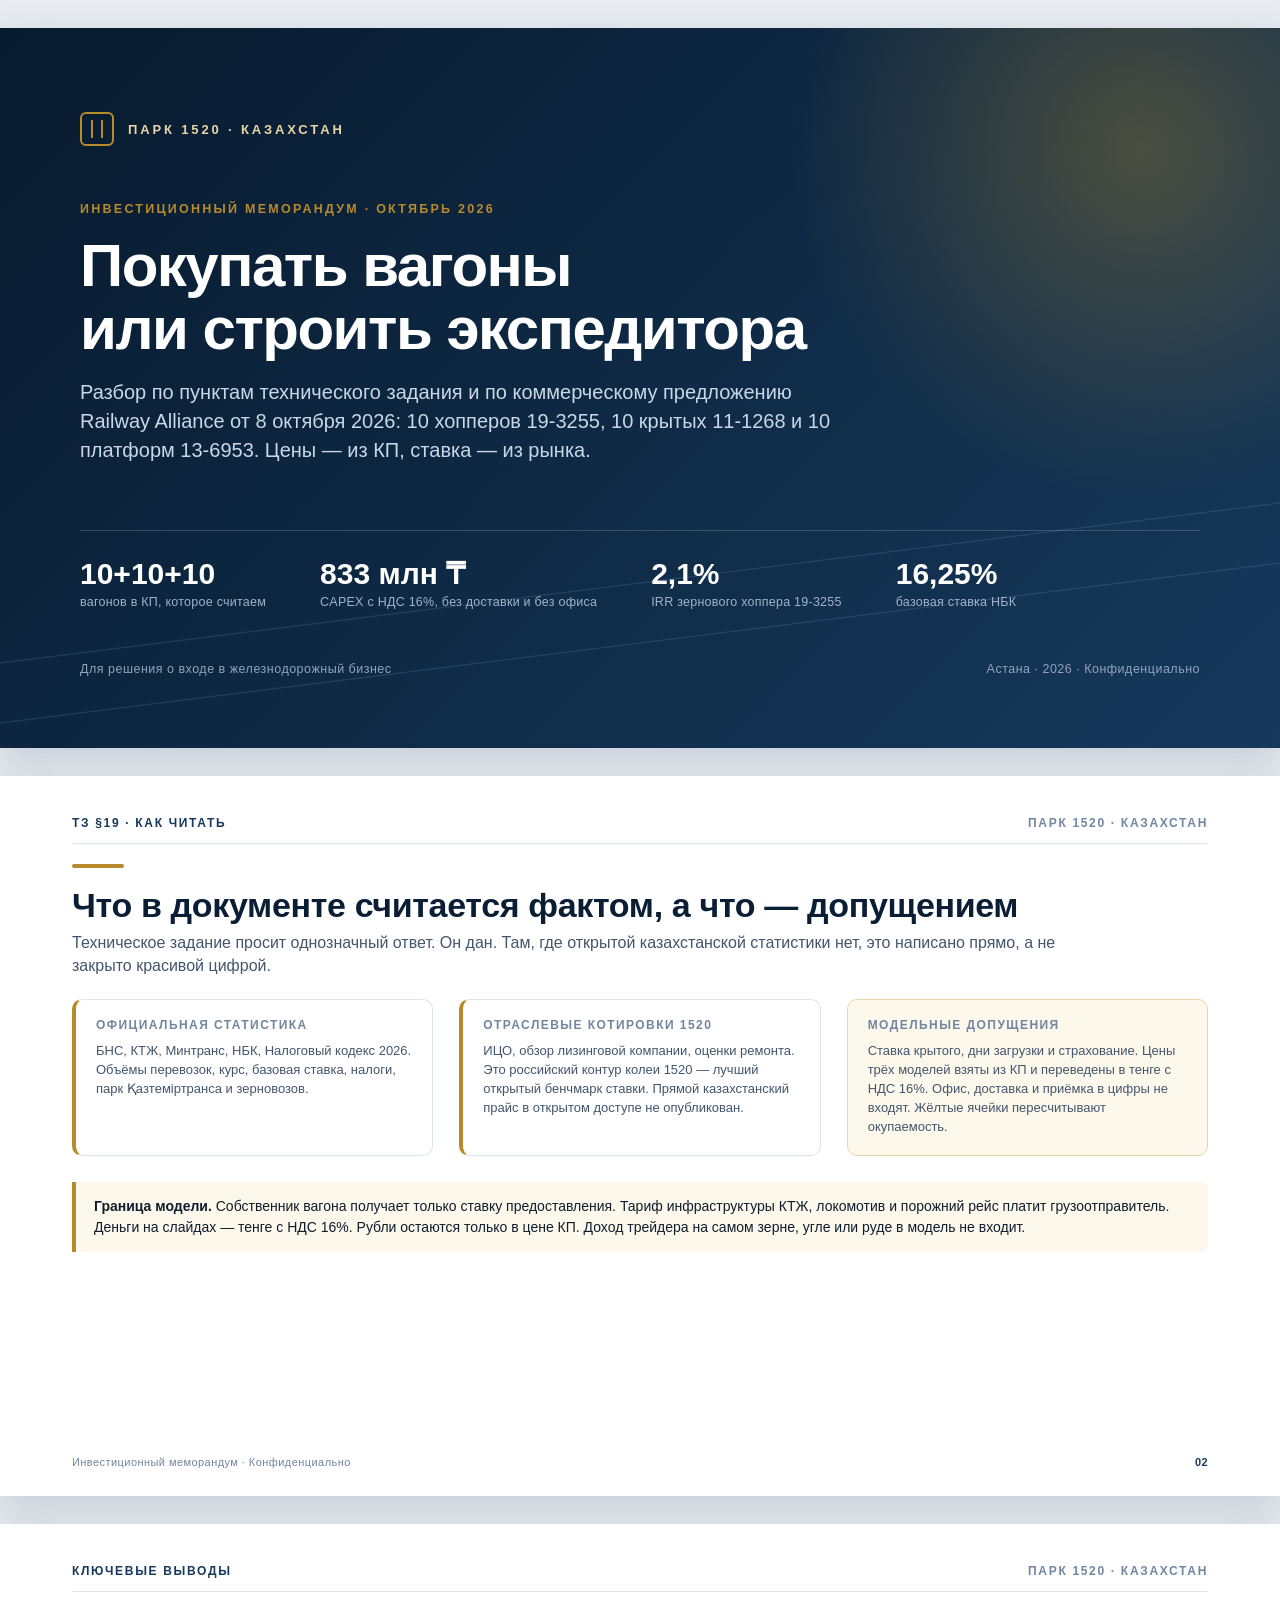
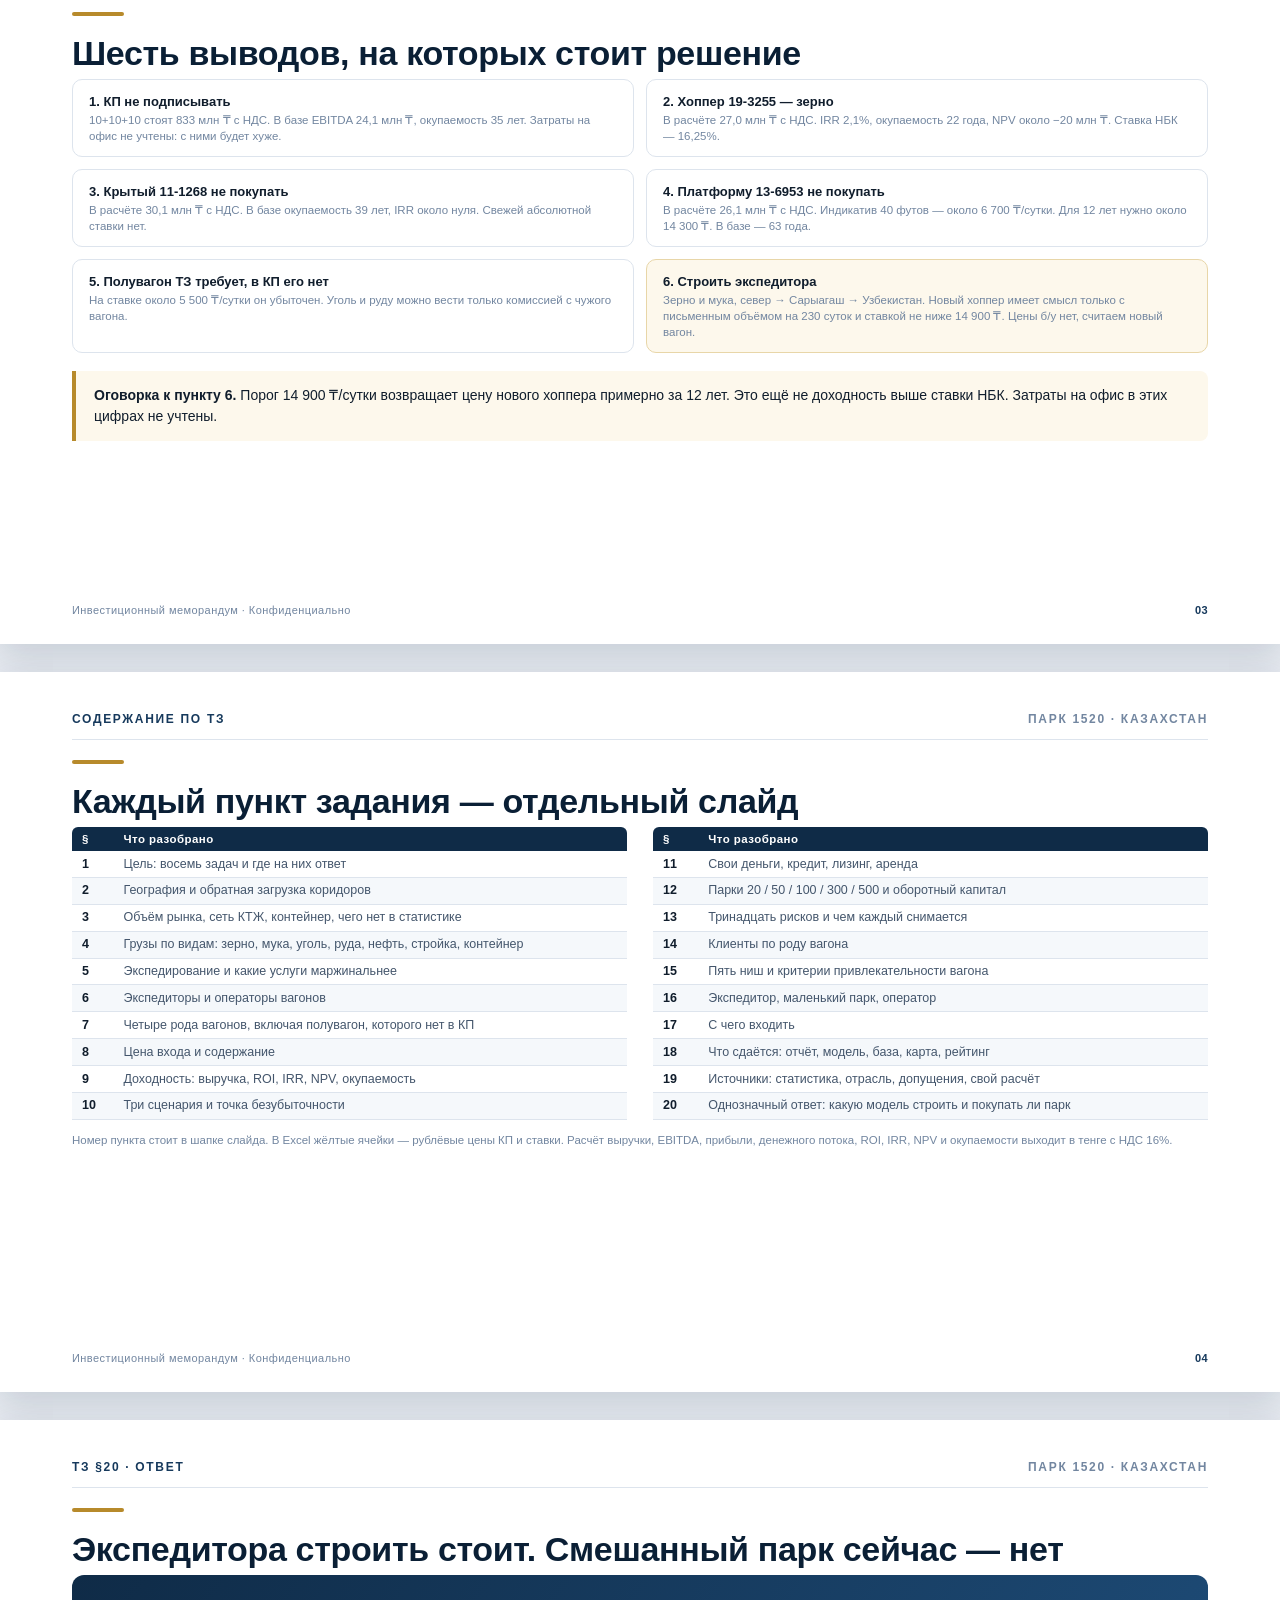
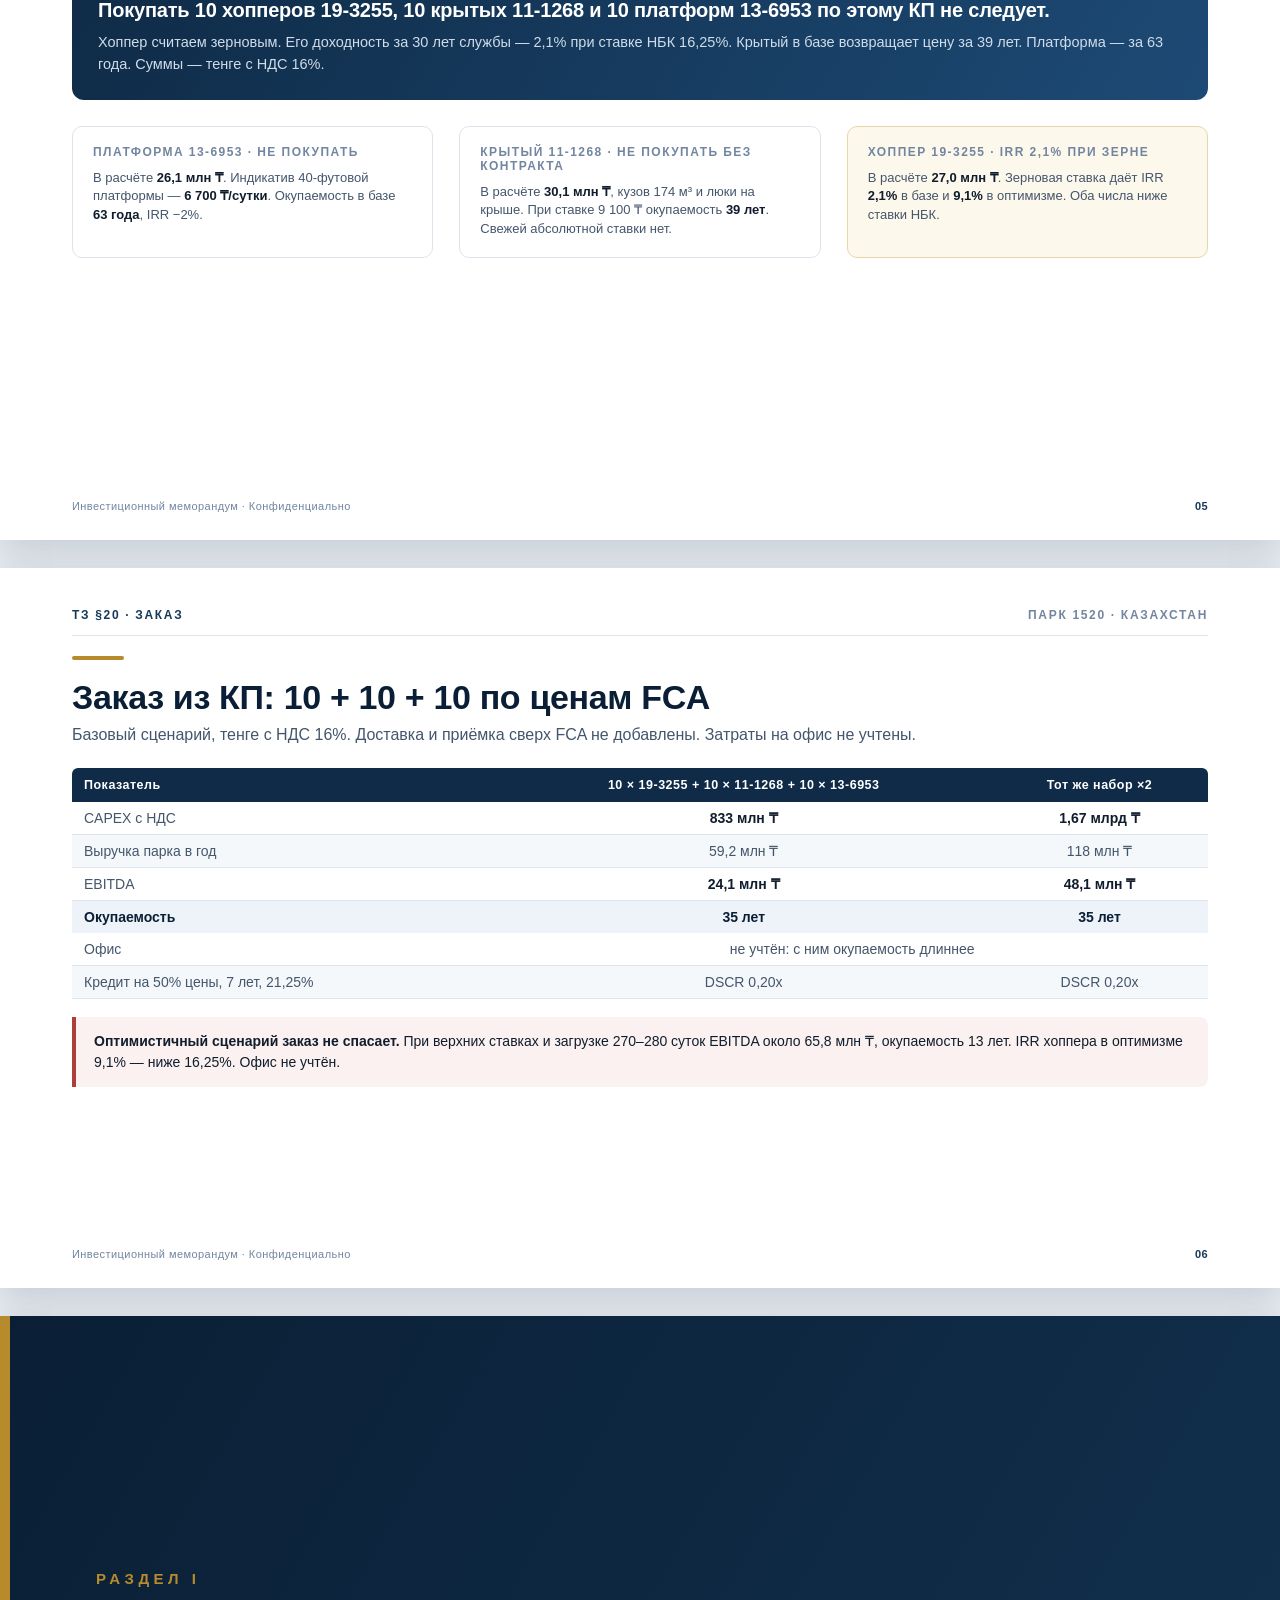
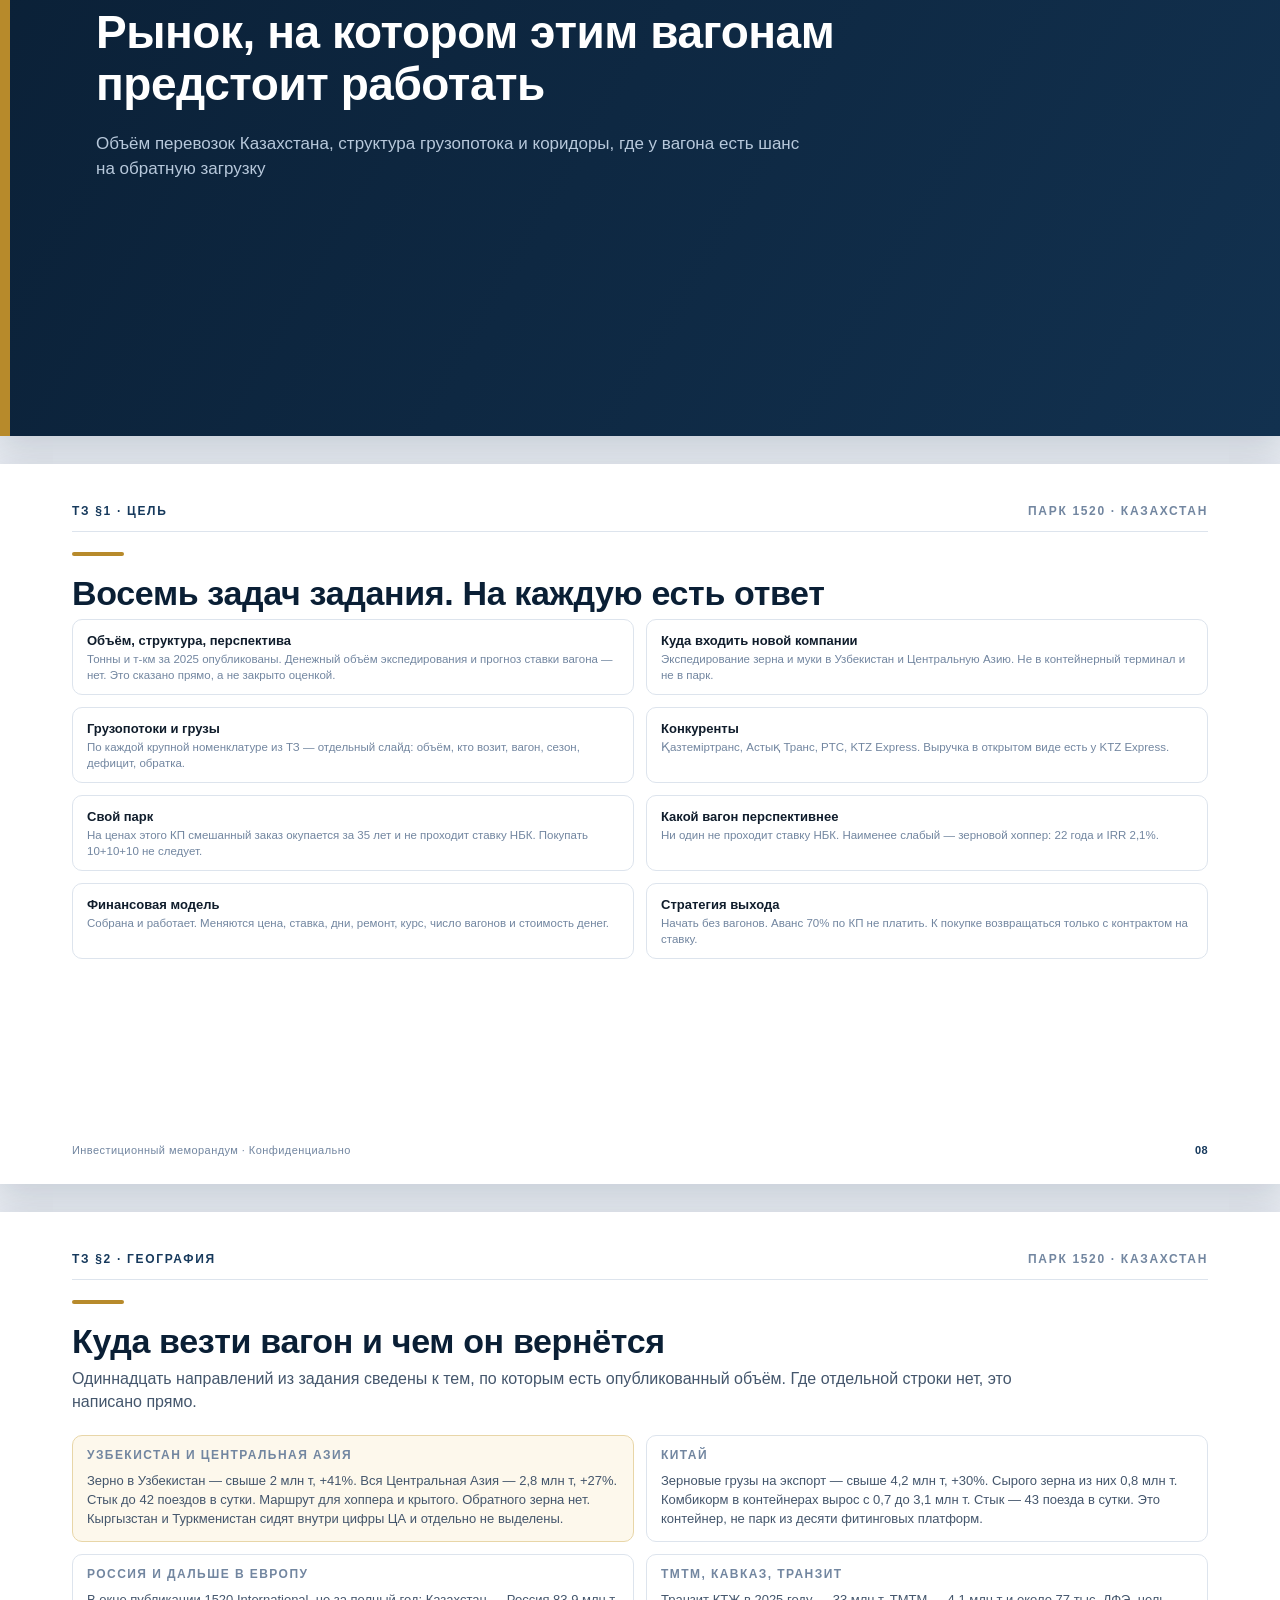
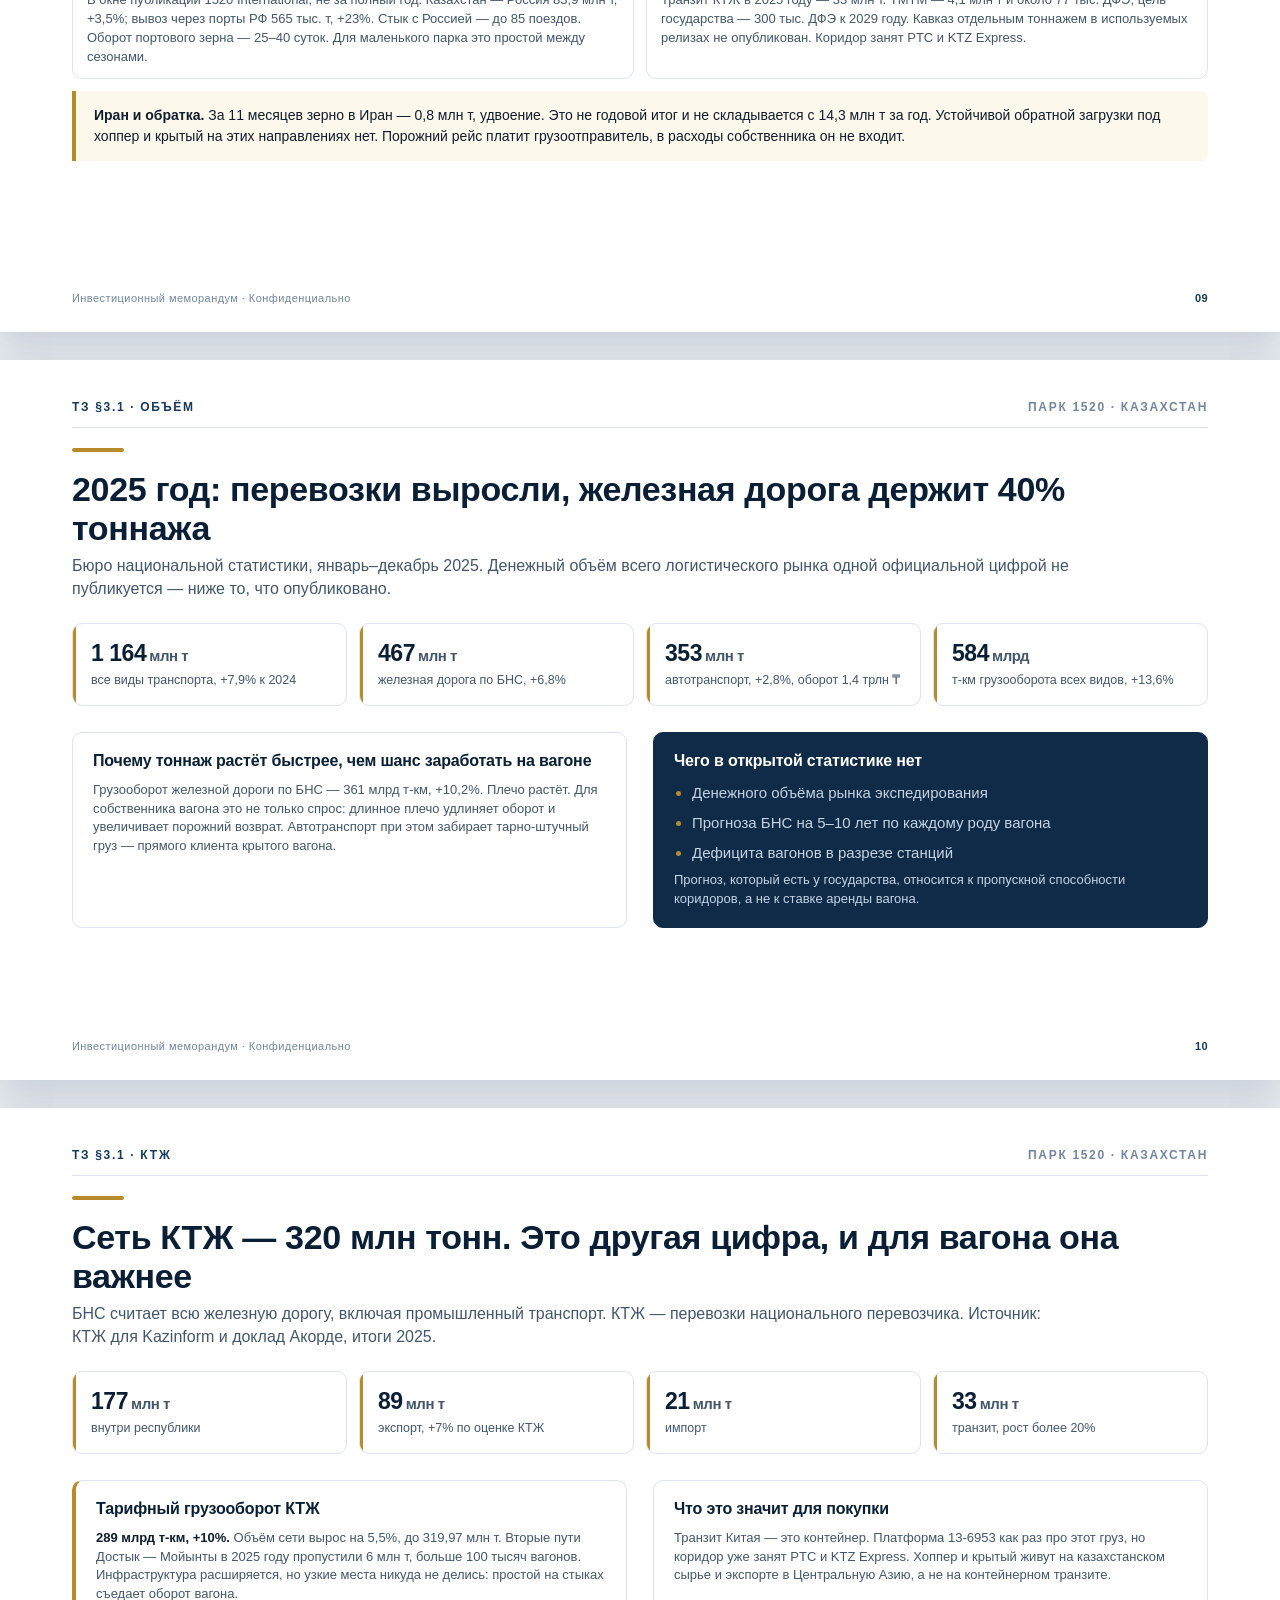
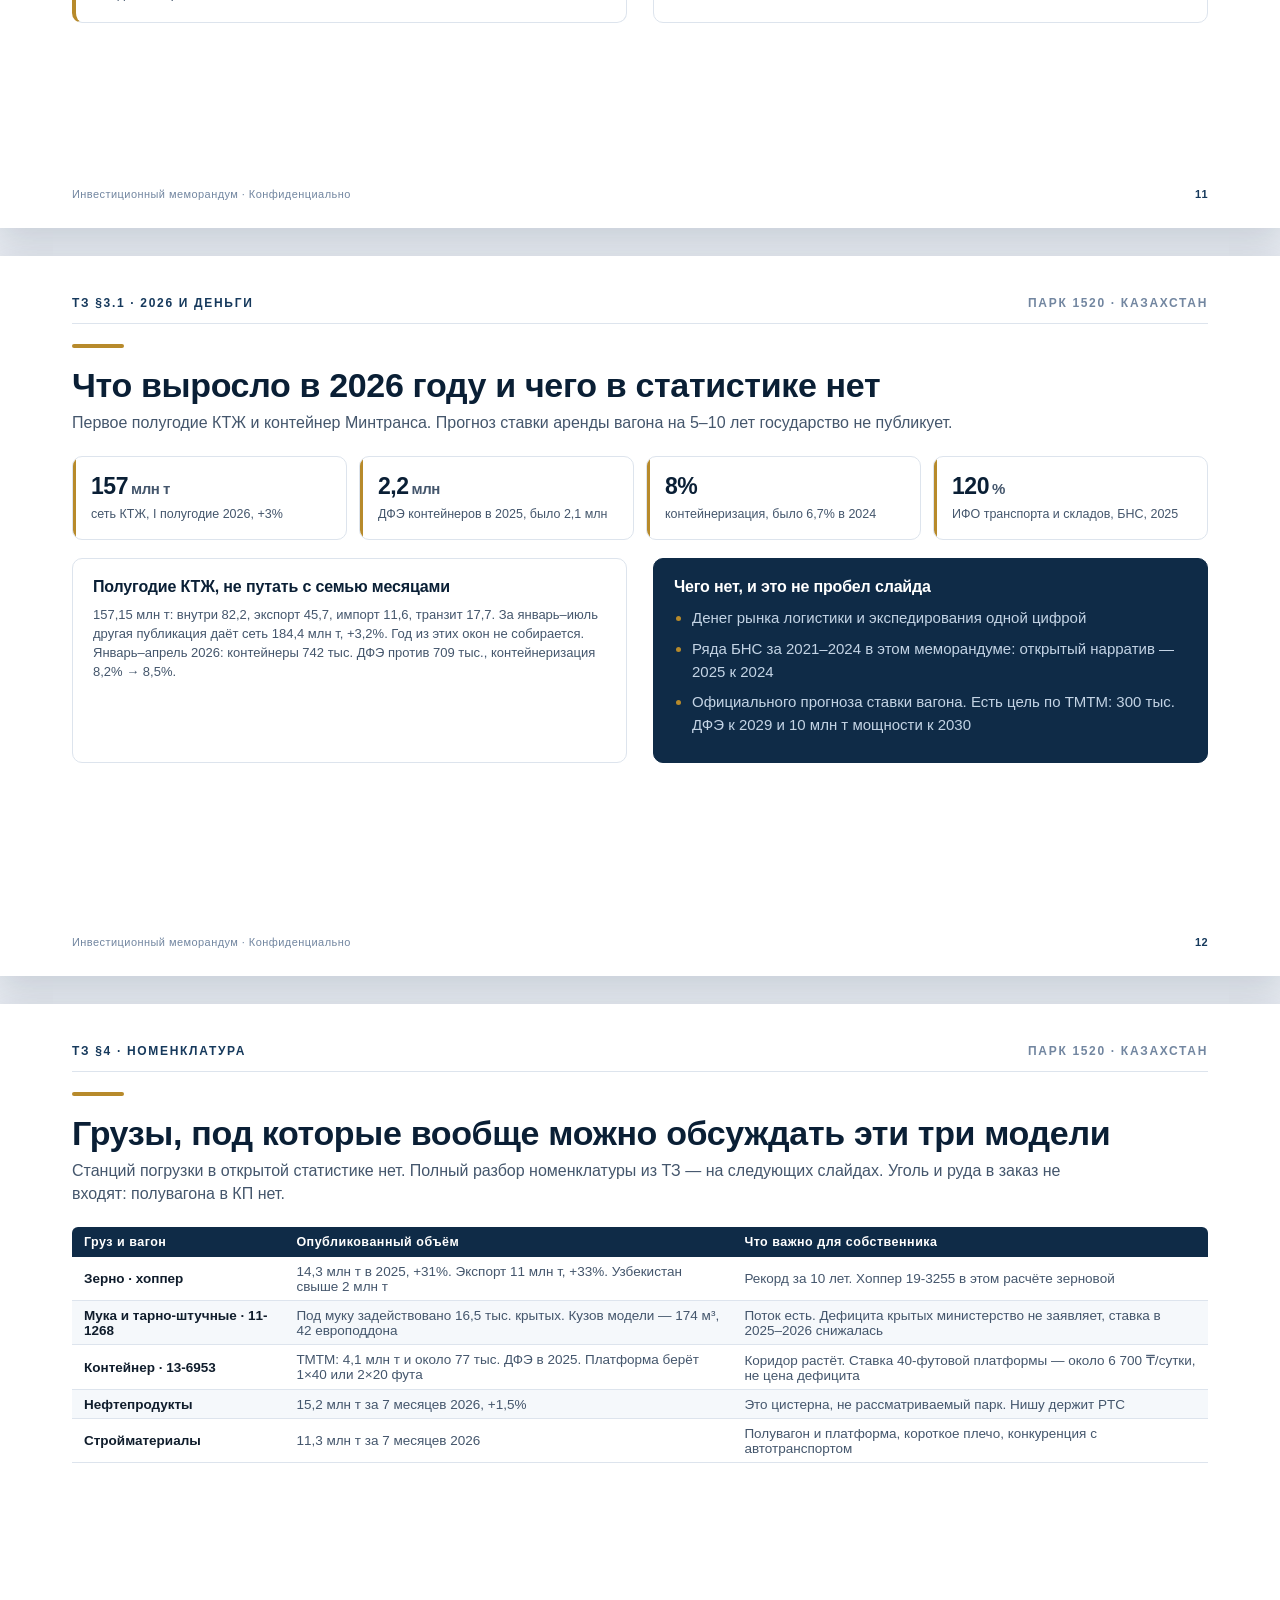
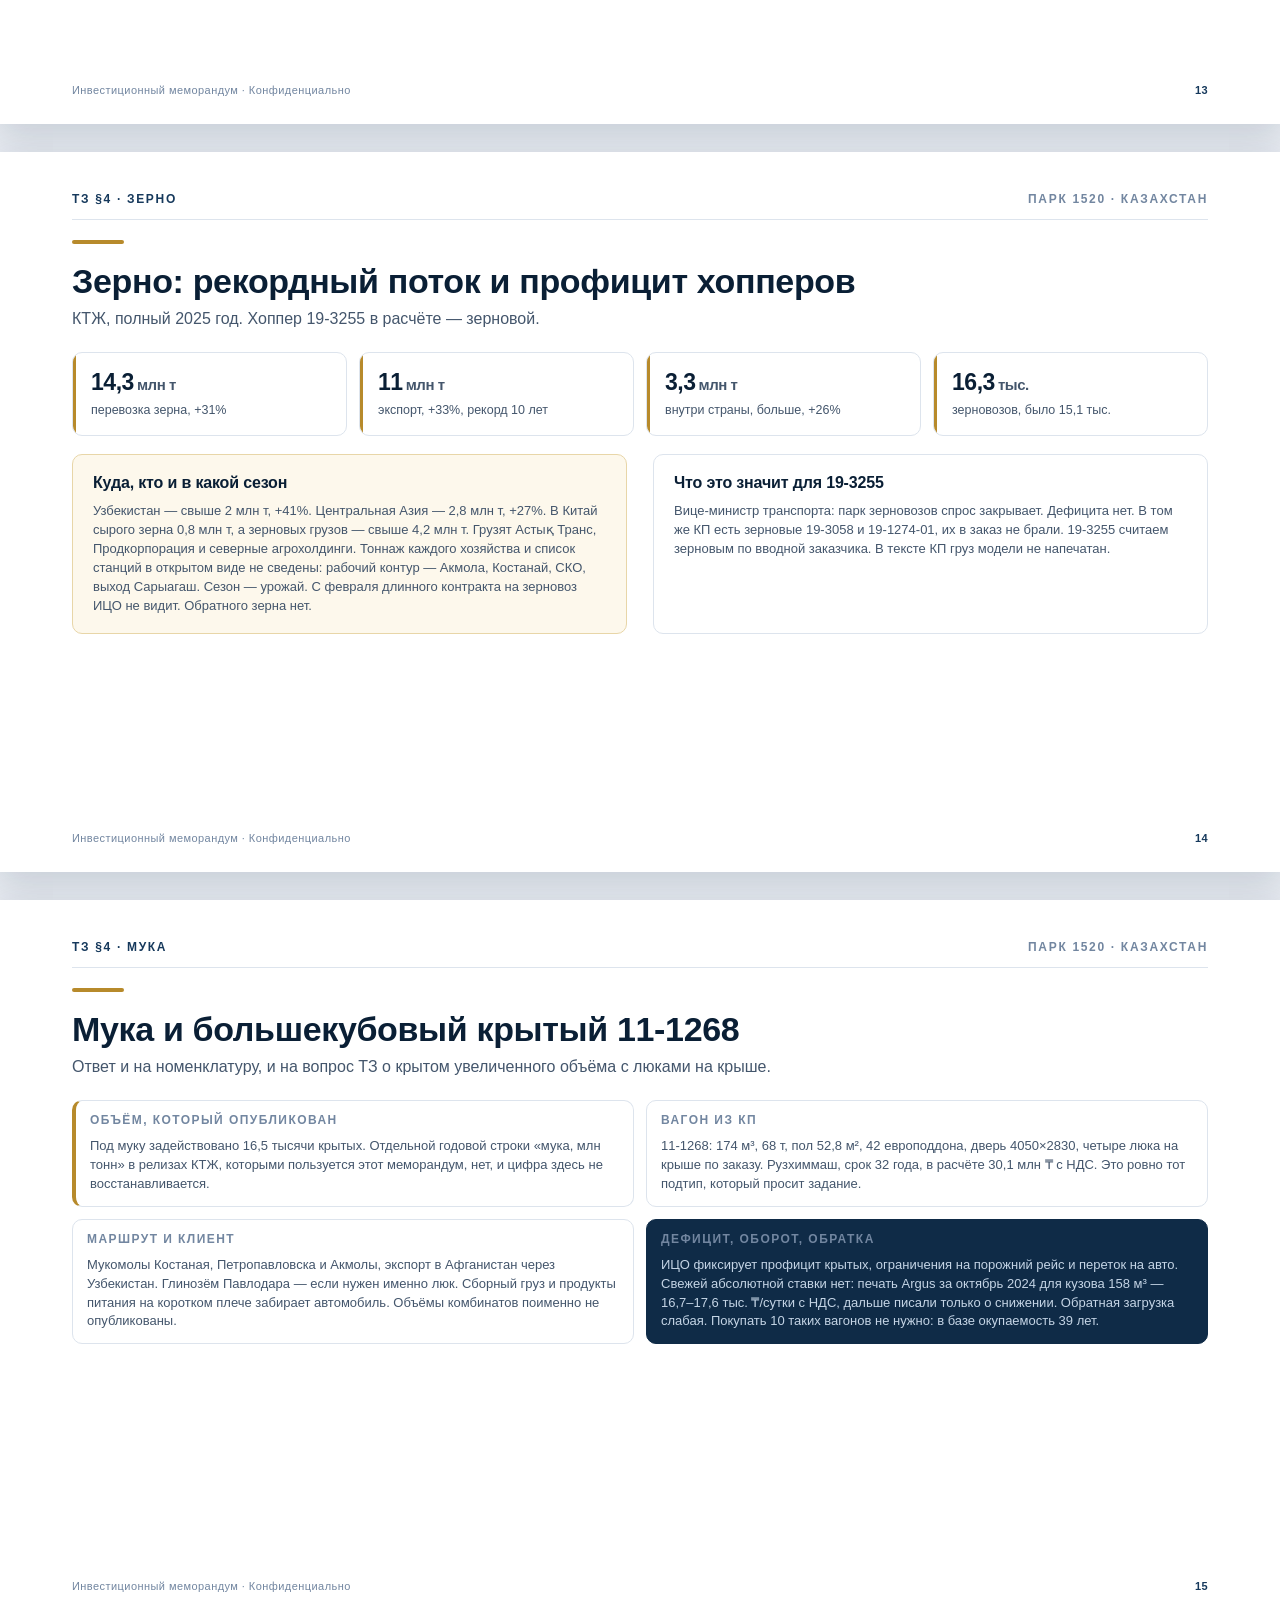
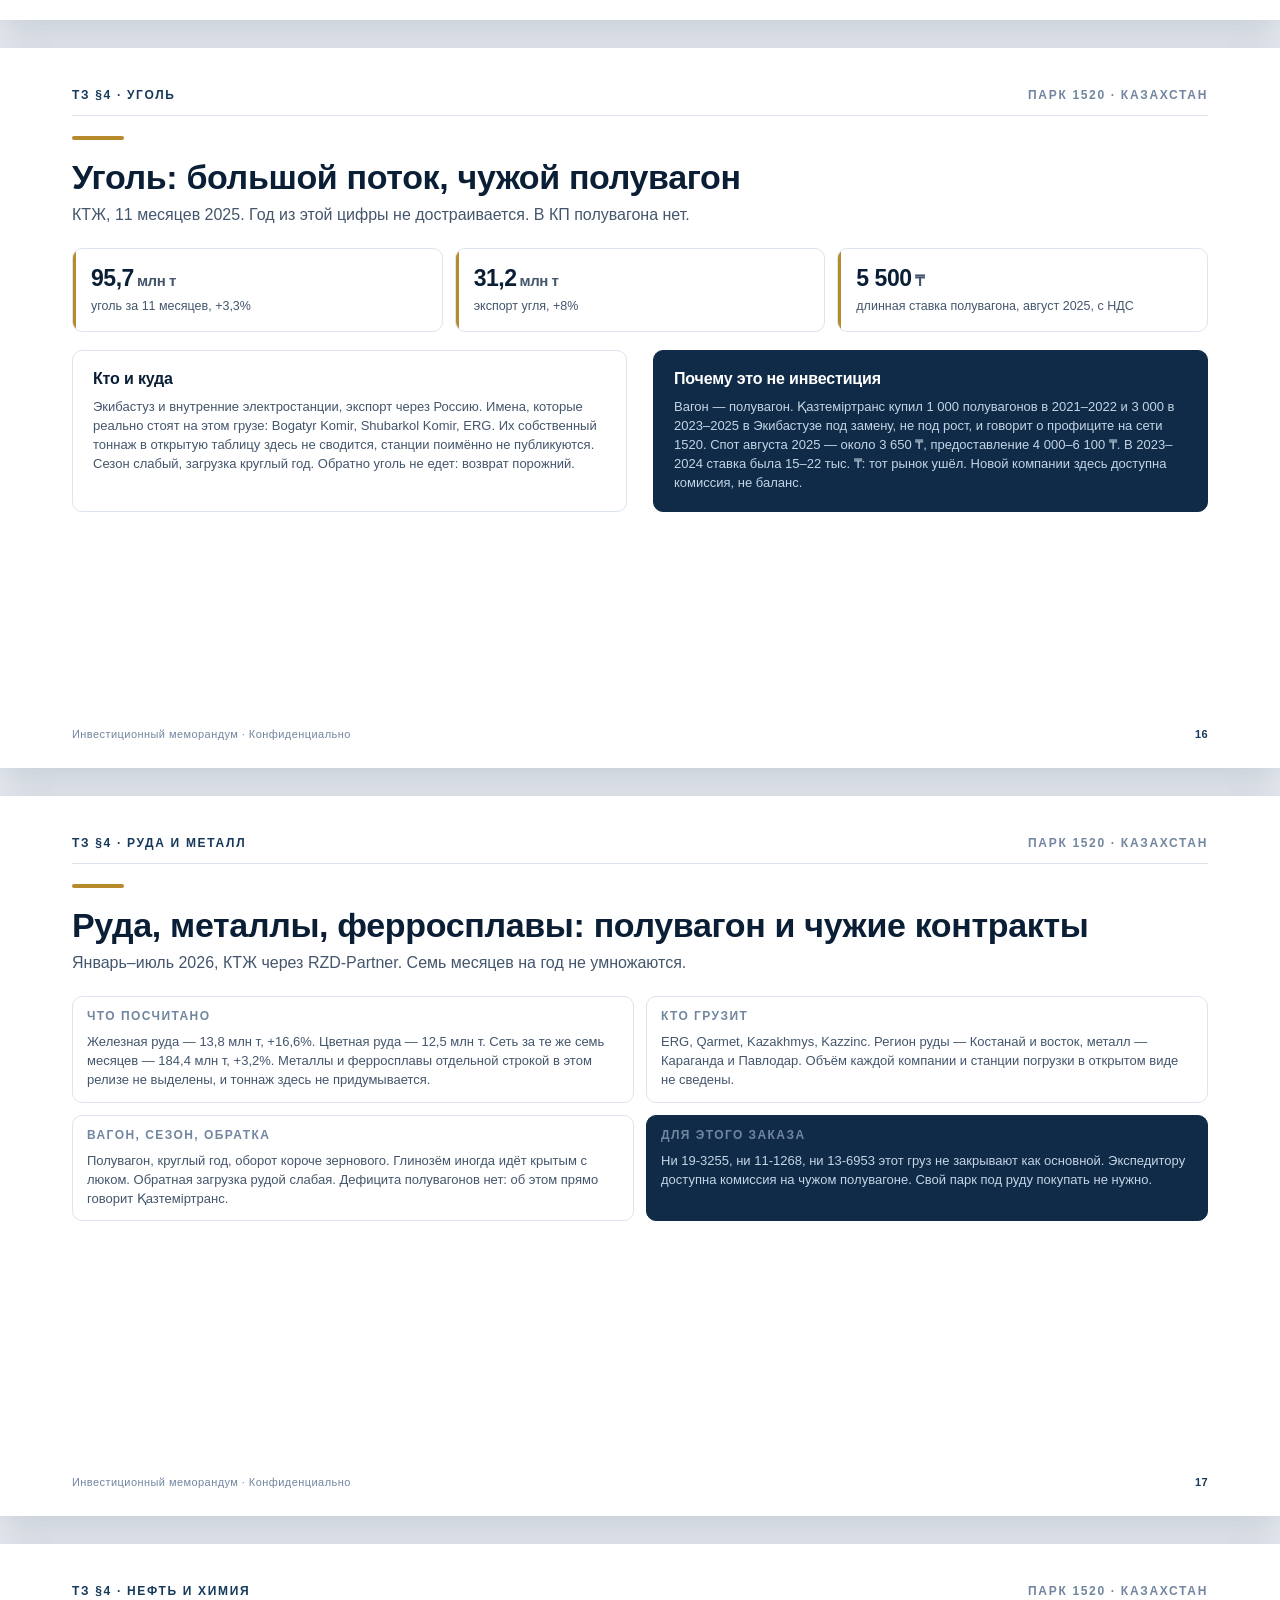
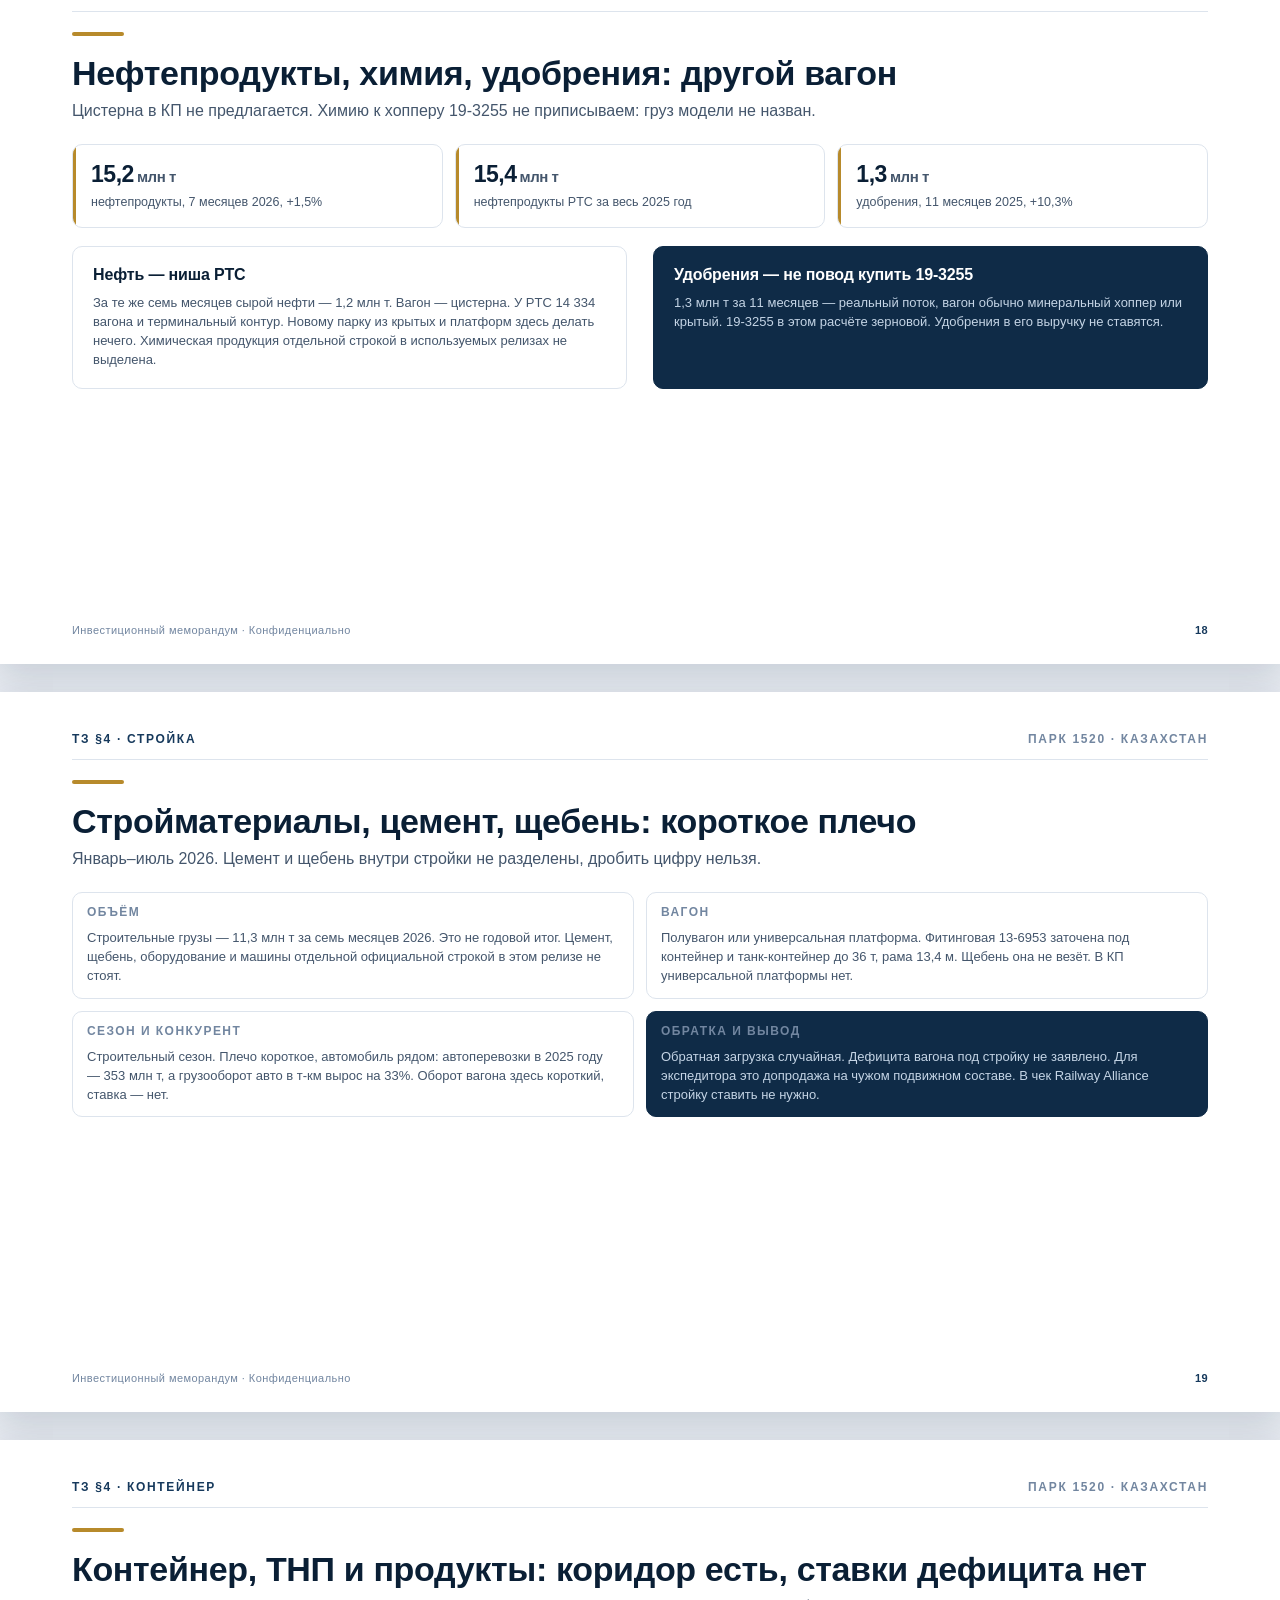
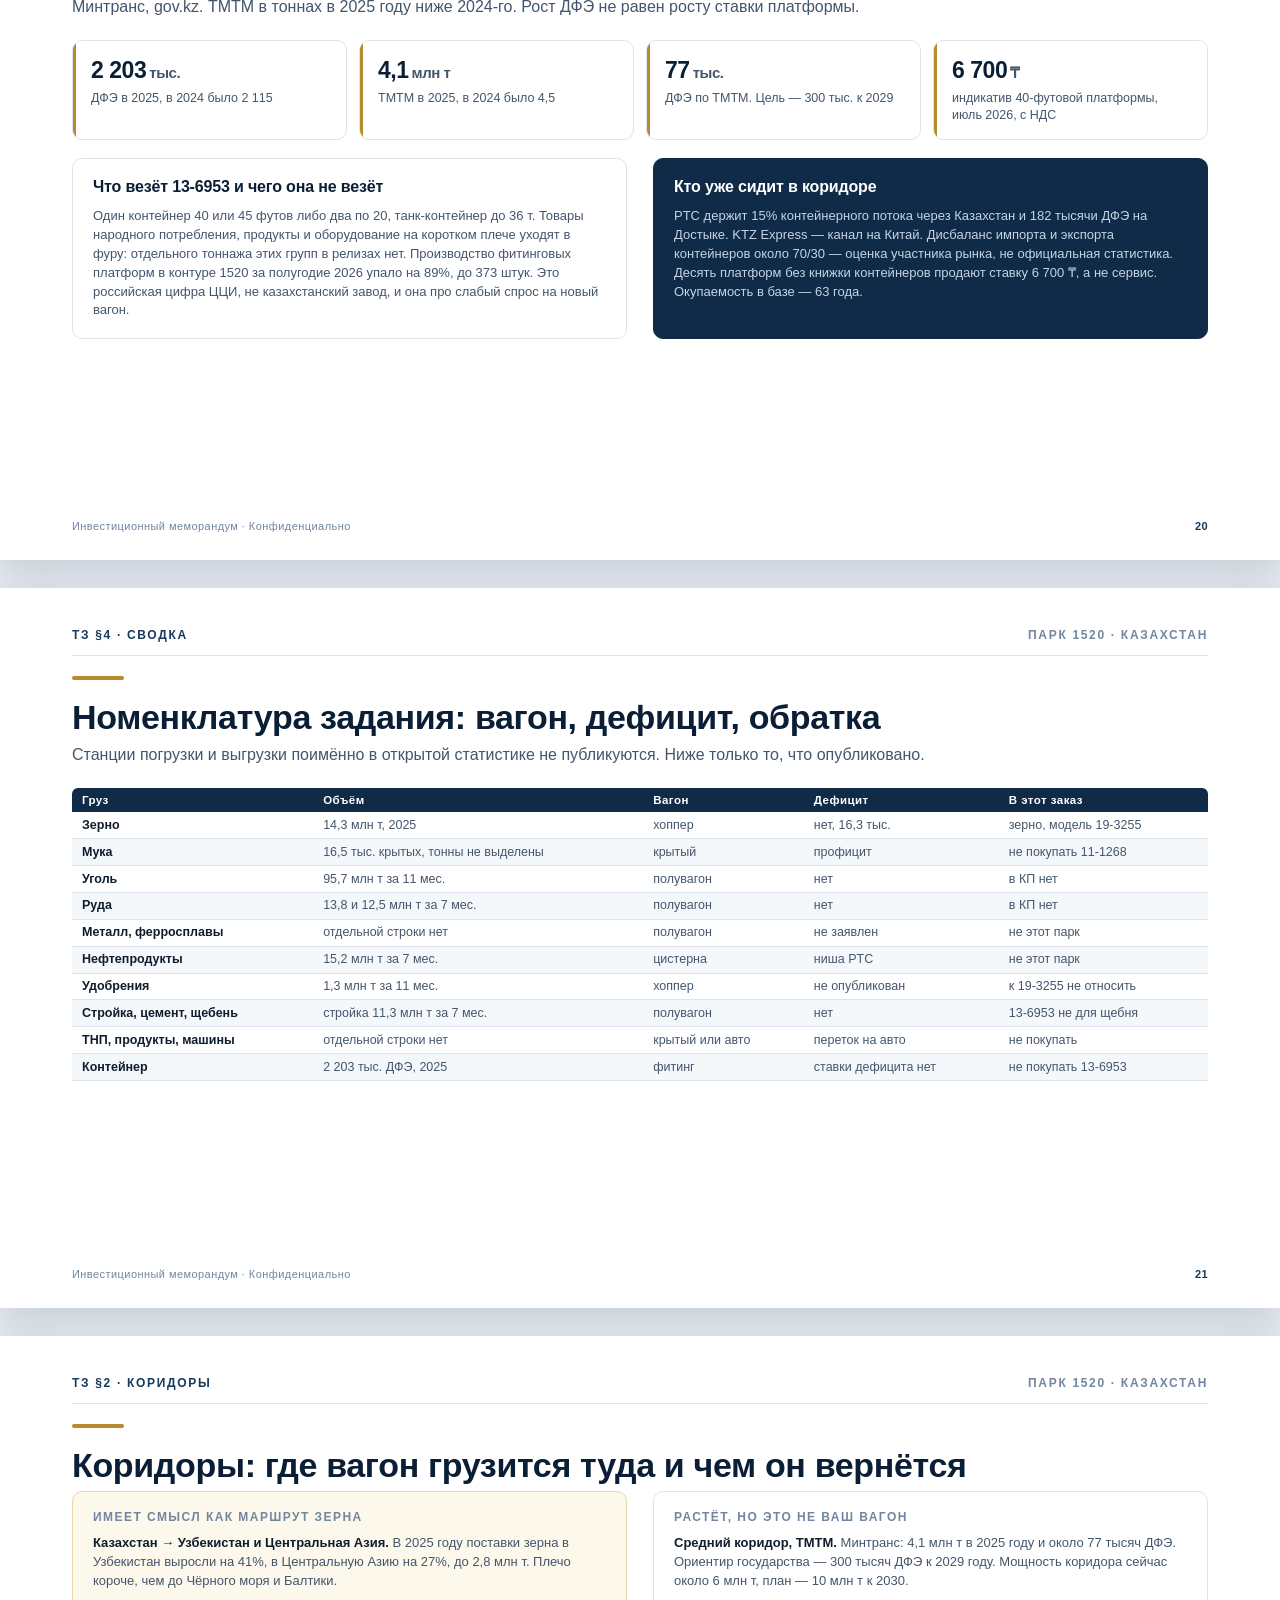
<file: wagon-park/index.html>
<!DOCTYPE html>
<html lang="ru">
<head>
<meta charset="utf-8">
<title>Собственный парк вагонов — инвестиционный меморандум, Казахстан 2026</title>
<meta name="viewport" content="width=1280">
<link rel="stylesheet" href="assets/styles.css">
</head>
<body>
<div class="deck">

<section class="slide cover">
  <svg class="cover__rails" viewBox="0 0 1280 720" preserveAspectRatio="none">
    <g stroke="#7fa6cc" stroke-width="1.4" fill="none">
      <path d="M-40 640 L1320 470"/><path d="M-40 700 L1320 530"/>
    </g>
  </svg>
  <div class="cover__glow"></div>
  <div class="cover__inner">
    <div class="cover__brand"><span class="cover__mark"></span>Парк 1520 · Казахстан</div>
    <div>
      <span class="cover__kicker">Инвестиционный меморандум · октябрь 2026</span>
      <h1>Покупать вагоны<br>или строить экспедитора</h1>
      <p class="cover__lead">Разбор по пунктам технического задания и по коммерческому предложению Railway Alliance от 8 октября 2026: 10 хопперов 19-3255, 10 крытых 11-1268 и 10 платформ 13-6953. Цены — из КП, ставка — из рынка.</p>
    </div>
    <div class="cover__facts">
      <div class="cover__fact"><div class="v">10+10+10</div><div class="k">вагонов в КП, которое считаем</div></div>
      <div class="cover__fact"><div class="v">833 млн ₸</div><div class="k">CAPEX с НДС 16%, без доставки и без офиса</div></div>
      <div class="cover__fact"><div class="v">2,1%</div><div class="k">IRR зернового хоппера 19-3255</div></div>
      <div class="cover__fact"><div class="v">16,25%</div><div class="k">базовая ставка НБК</div></div>
    </div>
    <div class="cover__meta">
      <span>Для решения о входе в железнодорожный бизнес</span>
      <span>Астана · 2026 · Конфиденциально</span>
    </div>
  </div>
</section>

<section class="slide">
  <div class="slide__head"><span class="tag">ТЗ §19 · Как читать</span><span>Парк 1520 · Казахстан</span></div>
  <div class="slide__body">
    <div class="rule"></div>
    <h2 class="slide-title">Что в документе считается фактом, а что — допущением</h2>
    <p class="slide-sub">Техническое задание просит однозначный ответ. Он дан. Там, где открытой казахстанской статистики нет, это написано прямо, а не закрыто красивой цифрой.</p>
    <div class="grid g3 gap-l">
      <div class="card card--accent">
        <h4>Официальная статистика</h4>
        <p class="small">БНС, КТЖ, Минтранс, НБК, Налоговый кодекс 2026. Объёмы перевозок, курс, базовая ставка, налоги, парк Қазтеміртранса и зерновозов.</p>
      </div>
      <div class="card card--accent">
        <h4>Отраслевые котировки 1520</h4>
        <p class="small">ИЦО, обзор лизинговой компании, оценки ремонта. Это российский контур колеи 1520 — лучший открытый бенчмарк ставки. Прямой казахстанский прайс в открытом доступе не опубликован.</p>
      </div>
      <div class="card card--gold">
        <h4>Модельные допущения</h4>
        <p class="small">Ставка крытого, дни загрузки и страхование. Цены трёх моделей взяты из КП и переведены в тенге с НДС 16%. Офис, доставка и приёмка в цифры не входят. Жёлтые ячейки пересчитывают окупаемость.</p>
      </div>
    </div>
    <div class="callout mt-l">
      <b>Граница модели.</b> Собственник вагона получает только ставку предоставления. Тариф инфраструктуры КТЖ, локомотив и порожний рейс платит грузоотправитель. Деньги на слайдах — тенге с НДС 16%. Рубли остаются только в цене КП. Доход трейдера на самом зерне, угле или руде в модель не входит.
    </div>
  </div>
  <div class="slide__foot"><span>Инвестиционный меморандум · Конфиденциально</span><span class="slide__num">02</span></div>
</section>

<section class="slide">
  <div class="slide__head"><span class="tag">Ключевые выводы</span><span>Парк 1520 · Казахстан</span></div>
  <div class="slide__body">
    <div class="rule"></div>
    <h2 class="slide-title">Шесть выводов, на которых стоит решение</h2>
    <div class="grid g2 gap-s">
      <div class="card" style="padding:12px 16px"><b class="small">1. КП не подписывать</b><p class="tiny mb-0">10+10+10 стоят 833 млн ₸ с НДС. В базе EBITDA 24,1 млн ₸, окупаемость 35 лет. Затраты на офис не учтены: с ними будет хуже.</p></div>
      <div class="card" style="padding:12px 16px"><b class="small">2. Хоппер 19-3255 — зерно</b><p class="tiny mb-0">В расчёте 27,0 млн ₸ с НДС. IRR 2,1%, окупаемость 22 года, NPV около −20 млн ₸. Ставка НБК — 16,25%.</p></div>
      <div class="card" style="padding:12px 16px"><b class="small">3. Крытый 11-1268 не покупать</b><p class="tiny mb-0">В расчёте 30,1 млн ₸ с НДС. В базе окупаемость 39 лет, IRR около нуля. Свежей абсолютной ставки нет.</p></div>
      <div class="card" style="padding:12px 16px"><b class="small">4. Платформу 13-6953 не покупать</b><p class="tiny mb-0">В расчёте 26,1 млн ₸ с НДС. Индикатив 40 футов — около 6 700 ₸/сутки. Для 12 лет нужно около 14 300 ₸. В базе — 63 года.</p></div>
      <div class="card" style="padding:12px 16px"><b class="small">5. Полувагон ТЗ требует, в КП его нет</b><p class="tiny mb-0">На ставке около 5 500 ₸/сутки он убыточен. Уголь и руду можно вести только комиссией с чужого вагона.</p></div>
      <div class="card card--gold" style="padding:12px 16px"><b class="small">6. Строить экспедитора</b><p class="tiny mb-0">Зерно и мука, север → Сарыагаш → Узбекистан. Новый хоппер имеет смысл только с письменным объёмом на 230 суток и ставкой не ниже 14 900 ₸. Цены б/у нет, считаем новый вагон.</p></div>
    </div>
    <div class="callout mt-m small"><b>Оговорка к пункту 6.</b> Порог 14 900 ₸/сутки возвращает цену нового хоппера примерно за 12 лет. Это ещё не доходность выше ставки НБК. Затраты на офис в этих цифрах не учтены.</div>
  </div>
  <div class="slide__foot"><span>Инвестиционный меморандум · Конфиденциально</span><span class="slide__num">03</span></div>
</section>

<section class="slide">
  <div class="slide__head"><span class="tag">Содержание по ТЗ</span><span>Парк 1520 · Казахстан</span></div>
  <div class="slide__body">
    <div class="rule"></div>
    <h2 class="slide-title">Каждый пункт задания — отдельный слайд</h2>
    <div class="grid g-6-6 gap-l">
      <table class="dense">
        <thead><tr><th>§</th><th>Что разобрано</th></tr></thead>
        <tbody>
          <tr><td><b>1</b></td><td>Цель: восемь задач и где на них ответ</td></tr>
          <tr><td><b>2</b></td><td>География и обратная загрузка коридоров</td></tr>
          <tr><td><b>3</b></td><td>Объём рынка, сеть КТЖ, контейнер, чего нет в статистике</td></tr>
          <tr><td><b>4</b></td><td>Грузы по видам: зерно, мука, уголь, руда, нефть, стройка, контейнер</td></tr>
          <tr><td><b>5</b></td><td>Экспедирование и какие услуги маржинальнее</td></tr>
          <tr><td><b>6</b></td><td>Экспедиторы и операторы вагонов</td></tr>
          <tr><td><b>7</b></td><td>Четыре рода вагонов, включая полувагон, которого нет в КП</td></tr>
          <tr><td><b>8</b></td><td>Цена входа и содержание</td></tr>
          <tr><td><b>9</b></td><td>Доходность: выручка, ROI, IRR, NPV, окупаемость</td></tr>
          <tr><td><b>10</b></td><td>Три сценария и точка безубыточности</td></tr>
        </tbody>
      </table>
      <table class="dense">
        <thead><tr><th>§</th><th>Что разобрано</th></tr></thead>
        <tbody>
          <tr><td><b>11</b></td><td>Свои деньги, кредит, лизинг, аренда</td></tr>
          <tr><td><b>12</b></td><td>Парки 20 / 50 / 100 / 300 / 500 и оборотный капитал</td></tr>
          <tr><td><b>13</b></td><td>Тринадцать рисков и чем каждый снимается</td></tr>
          <tr><td><b>14</b></td><td>Клиенты по роду вагона</td></tr>
          <tr><td><b>15</b></td><td>Пять ниш и критерии привлекательности вагона</td></tr>
          <tr><td><b>16</b></td><td>Экспедитор, маленький парк, оператор</td></tr>
          <tr><td><b>17</b></td><td>С чего входить</td></tr>
          <tr><td><b>18</b></td><td>Что сдаётся: отчёт, модель, база, карта, рейтинг</td></tr>
          <tr><td><b>19</b></td><td>Источники: статистика, отрасль, допущения, свой расчёт</td></tr>
          <tr><td><b>20</b></td><td>Однозначный ответ: какую модель строить и покупать ли парк</td></tr>
        </tbody>
      </table>
    </div>
    <p class="tiny mt-s">Номер пункта стоит в шапке слайда. В Excel жёлтые ячейки — рублёвые цены КП и ставки. Расчёт выручки, EBITDA, прибыли, денежного потока, ROI, IRR, NPV и окупаемости выходит в тенге с НДС 16%.</p>
  </div>
  <div class="slide__foot"><span>Инвестиционный меморандум · Конфиденциально</span><span class="slide__num">04</span></div>
</section>

<section class="slide">
  <div class="slide__head"><span class="tag">ТЗ §20 · Ответ</span><span>Парк 1520 · Казахстан</span></div>
  <div class="slide__body">
    <div class="rule"></div>
    <h2 class="slide-title">Экспедитора строить стоит. Смешанный парк сейчас — нет</h2>
    <div class="verdict">
      <h3>Покупать 10 хопперов 19-3255, 10 крытых 11-1268 и 10 платформ 13-6953 по этому КП не следует.</h3>
      <p>Хоппер считаем зерновым. Его доходность за 30 лет службы — 2,1% при ставке НБК 16,25%. Крытый в базе возвращает цену за 39 лет. Платформа — за 63 года. Суммы — тенге с НДС 16%.</p>
    </div>
    <div class="grid g3 gap-l mt-l">
      <div class="card">
        <h4>Платформа 13-6953 · не покупать</h4>
        <p class="small mb-0">В расчёте <b>26,1 млн ₸</b>. Индикатив 40-футовой платформы — <b>6 700 ₸/сутки</b>. Окупаемость в базе <b>63 года</b>, IRR −2%.</p>
      </div>
      <div class="card">
        <h4>Крытый 11-1268 · не покупать без контракта</h4>
        <p class="small mb-0">В расчёте <b>30,1 млн ₸</b>, кузов 174 м³ и люки на крыше. При ставке 9 100 ₸ окупаемость <b>39 лет</b>. Свежей абсолютной ставки нет.</p>
      </div>
      <div class="card card--gold">
        <h4>Хоппер 19-3255 · IRR 2,1% при зерне</h4>
        <p class="small mb-0">В расчёте <b>27,0 млн ₸</b>. Зерновая ставка даёт IRR <b>2,1%</b> в базе и <b>9,1%</b> в оптимизме. Оба числа ниже ставки НБК.</p>
      </div>
    </div>
  </div>
  <div class="slide__foot"><span>Инвестиционный меморандум · Конфиденциально</span><span class="slide__num">05</span></div>
</section>

<section class="slide">
  <div class="slide__head"><span class="tag">ТЗ §20 · Заказ</span><span>Парк 1520 · Казахстан</span></div>
  <div class="slide__body">
    <div class="rule"></div>
    <h2 class="slide-title">Заказ из КП: 10 + 10 + 10 по ценам FCA</h2>
    <p class="slide-sub">Базовый сценарий, тенге с НДС 16%. Доставка и приёмка сверх FCA не добавлены. Затраты на офис не учтены.</p>
    <table>
      <thead>
        <tr><th>Показатель</th><th class="center">10 × 19-3255 + 10 × 11-1268 + 10 × 13-6953</th><th class="center">Тот же набор ×2</th></tr>
      </thead>
      <tbody>
        <tr><td>CAPEX с НДС</td><td class="center"><b>833 млн ₸</b></td><td class="center"><b>1,67 млрд ₸</b></td></tr>
        <tr><td>Выручка парка в год</td><td class="center">59,2 млн ₸</td><td class="center">118 млн ₸</td></tr>
        <tr><td>EBITDA</td><td class="center"><b>24,1 млн ₸</b></td><td class="center"><b>48,1 млн ₸</b></td></tr>
        <tr class="is-total"><td>Окупаемость</td><td class="center">35 лет</td><td class="center">35 лет</td></tr>
        <tr><td>Офис</td><td class="center" colspan="2">не учтён: с ним окупаемость длиннее</td></tr>
        <tr><td>Кредит на 50% цены, 7 лет, 21,25%</td><td class="center">DSCR 0,20x</td><td class="center">DSCR 0,20x</td></tr>
      </tbody>
    </table>
    <div class="callout callout--red mt-m small">
      <b>Оптимистичный сценарий заказ не спасает.</b> При верхних ставках и загрузке 270–280 суток EBITDA около 65,8 млн ₸, окупаемость 13 лет. IRR хоппера в оптимизме 9,1% — ниже 16,25%. Офис не учтён.
    </div>
  </div>
  <div class="slide__foot"><span>Инвестиционный меморандум · Конфиденциально</span><span class="slide__num">06</span></div>
</section>

<section class="slide divider">
  <div class="divider__bar"></div>
  <div class="divider__inner">
    <div class="divider__num">РАЗДЕЛ I</div>
    <h2>Рынок, на котором этим вагонам предстоит работать</h2>
    <p>Объём перевозок Казахстана, структура грузопотока и коридоры, где у вагона есть шанс на обратную загрузку</p>
  </div>
</section>

<section class="slide">
  <div class="slide__head"><span class="tag">ТЗ §1 · Цель</span><span>Парк 1520 · Казахстан</span></div>
  <div class="slide__body">
    <div class="rule"></div>
    <h2 class="slide-title">Восемь задач задания. На каждую есть ответ</h2>
    <div class="grid g2 gap-s">
      <div class="card" style="padding:11px 14px"><b class="small">Объём, структура, перспектива</b><p class="tiny mb-0">Тонны и т-км за 2025 опубликованы. Денежный объём экспедирования и прогноз ставки вагона — нет. Это сказано прямо, а не закрыто оценкой.</p></div>
      <div class="card" style="padding:11px 14px"><b class="small">Куда входить новой компании</b><p class="tiny mb-0">Экспедирование зерна и муки в Узбекистан и Центральную Азию. Не в контейнерный терминал и не в парк.</p></div>
      <div class="card" style="padding:11px 14px"><b class="small">Грузопотоки и грузы</b><p class="tiny mb-0">По каждой крупной номенклатуре из ТЗ — отдельный слайд: объём, кто возит, вагон, сезон, дефицит, обратка.</p></div>
      <div class="card" style="padding:11px 14px"><b class="small">Конкуренты</b><p class="tiny mb-0">Қазтеміртранс, Астық Транс, PTC, KTZ Express. Выручка в открытом виде есть у KTZ Express.</p></div>
      <div class="card" style="padding:11px 14px"><b class="small">Свой парк</b><p class="tiny mb-0">На ценах этого КП смешанный заказ окупается за 35 лет и не проходит ставку НБК. Покупать 10+10+10 не следует.</p></div>
      <div class="card" style="padding:11px 14px"><b class="small">Какой вагон перспективнее</b><p class="tiny mb-0">Ни один не проходит ставку НБК. Наименее слабый — зерновой хоппер: 22 года и IRR 2,1%.</p></div>
      <div class="card" style="padding:11px 14px"><b class="small">Финансовая модель</b><p class="tiny mb-0">Собрана и работает. Меняются цена, ставка, дни, ремонт, курс, число вагонов и стоимость денег.</p></div>
      <div class="card" style="padding:11px 14px"><b class="small">Стратегия выхода</b><p class="tiny mb-0">Начать без вагонов. Аванс 70% по КП не платить. К покупке возвращаться только с контрактом на ставку.</p></div>
    </div>
  </div>
  <div class="slide__foot"><span>Инвестиционный меморандум · Конфиденциально</span><span class="slide__num">08</span></div>
</section>

<section class="slide">
  <div class="slide__head"><span class="tag">ТЗ §2 · География</span><span>Парк 1520 · Казахстан</span></div>
  <div class="slide__body">
    <div class="rule"></div>
    <h2 class="slide-title">Куда везти вагон и чем он вернётся</h2>
    <p class="slide-sub">Одиннадцать направлений из задания сведены к тем, по которым есть опубликованный объём. Где отдельной строки нет, это написано прямо.</p>
    <div class="grid g2 gap-s">
      <div class="card card--gold" style="padding:12px 14px"><h4>Узбекистан и Центральная Азия</h4><p class="small mb-0">Зерно в Узбекистан — свыше 2 млн т, +41%. Вся Центральная Азия — 2,8 млн т, +27%. Стык до 42 поездов в сутки. Маршрут для хоппера и крытого. Обратного зерна нет. Кыргызстан и Туркменистан сидят внутри цифры ЦА и отдельно не выделены.</p></div>
      <div class="card" style="padding:12px 14px"><h4>Китай</h4><p class="small mb-0">Зерновые грузы на экспорт — свыше 4,2 млн т, +30%. Сырого зерна из них 0,8 млн т. Комбикорм в контейнерах вырос с 0,7 до 3,1 млн т. Стык — 43 поезда в сутки. Это контейнер, не парк из десяти фитинговых платформ.</p></div>
      <div class="card" style="padding:12px 14px"><h4>Россия и дальше в Европу</h4><p class="small mb-0">В окне публикации 1520 International, не за полный год: Казахстан — Россия 83,9 млн т, +3,5%; вывоз через порты РФ 565 тыс. т, +23%. Стык с Россией — до 85 поездов. Оборот портового зерна — 25–40 суток. Для маленького парка это простой между сезонами.</p></div>
      <div class="card" style="padding:12px 14px"><h4>ТМТМ, Кавказ, транзит</h4><p class="small mb-0">Транзит КТЖ в 2025 году — 33 млн т. ТМТМ — 4,1 млн т и около 77 тыс. ДФЭ, цель государства — 300 тыс. ДФЭ к 2029 году. Кавказ отдельным тоннажем в используемых релизах не опубликован. Коридор занят PTC и KTZ Express.</p></div>
    </div>
    <div class="callout mt-s small"><b>Иран и обратка.</b> За 11 месяцев зерно в Иран — 0,8 млн т, удвоение. Это не годовой итог и не складывается с 14,3 млн т за год. Устойчивой обратной загрузки под хоппер и крытый на этих направлениях нет. Порожний рейс платит грузоотправитель, в расходы собственника он не входит.</div>
  </div>
  <div class="slide__foot"><span>Инвестиционный меморандум · Конфиденциально</span><span class="slide__num">09</span></div>
</section>

<section class="slide">
  <div class="slide__head"><span class="tag">ТЗ §3.1 · Объём</span><span>Парк 1520 · Казахстан</span></div>
  <div class="slide__body">
    <div class="rule"></div>
    <h2 class="slide-title">2025 год: перевозки выросли, железная дорога держит 40% тоннажа</h2>
    <p class="slide-sub">Бюро национальной статистики, январь–декабрь 2025. Денежный объём всего логистического рынка одной официальной цифрой не публикуется — ниже то, что опубликовано.</p>
    <div class="grid g4 gap-s">
      <div class="kpi"><div class="kpi__v kpi__v--sm">1 164<span class="u">млн т</span></div><div class="kpi__k">все виды транспорта, +7,9% к 2024</div></div>
      <div class="kpi"><div class="kpi__v kpi__v--sm">467<span class="u">млн т</span></div><div class="kpi__k">железная дорога по БНС, +6,8%</div></div>
      <div class="kpi"><div class="kpi__v kpi__v--sm">353<span class="u">млн т</span></div><div class="kpi__k">автотранспорт, +2,8%, оборот 1,4 трлн ₸</div></div>
      <div class="kpi"><div class="kpi__v kpi__v--sm">584<span class="u">млрд</span></div><div class="kpi__k">т-км грузооборота всех видов, +13,6%</div></div>
    </div>
    <div class="grid g-6-6 gap-l mt-l">
      <div class="card">
        <h3>Почему тоннаж растёт быстрее, чем шанс заработать на вагоне</h3>
        <p class="small mb-0">Грузооборот железной дороги по БНС — 361 млрд т-км, +10,2%. Плечо растёт. Для собственника вагона это не только спрос: длинное плечо удлиняет оборот и увеличивает порожний возврат. Автотранспорт при этом забирает тарно-штучный груз — прямого клиента крытого вагона.</p>
      </div>
      <div class="card card--navy">
        <h3>Чего в открытой статистике нет</h3>
        <ul class="small">
          <li>Денежного объёма рынка экспедирования</li>
          <li>Прогноза БНС на 5–10 лет по каждому роду вагона</li>
          <li>Дефицита вагонов в разрезе станций</li>
        </ul>
        <p class="small mb-0">Прогноз, который есть у государства, относится к пропускной способности коридоров, а не к ставке аренды вагона.</p>
      </div>
    </div>
  </div>
  <div class="slide__foot"><span>Инвестиционный меморандум · Конфиденциально</span><span class="slide__num">10</span></div>
</section>

<section class="slide">
  <div class="slide__head"><span class="tag">ТЗ §3.1 · КТЖ</span><span>Парк 1520 · Казахстан</span></div>
  <div class="slide__body">
    <div class="rule"></div>
    <h2 class="slide-title">Сеть КТЖ — 320 млн тонн. Это другая цифра, и для вагона она важнее</h2>
    <p class="slide-sub">БНС считает всю железную дорогу, включая промышленный транспорт. КТЖ — перевозки национального перевозчика. Источник: КТЖ для Kazinform и доклад Акорде, итоги 2025.</p>
    <div class="grid g4 gap-s">
      <div class="kpi"><div class="kpi__v kpi__v--sm">177<span class="u">млн т</span></div><div class="kpi__k">внутри республики</div></div>
      <div class="kpi"><div class="kpi__v kpi__v--sm">89<span class="u">млн т</span></div><div class="kpi__k">экспорт, +7% по оценке КТЖ</div></div>
      <div class="kpi"><div class="kpi__v kpi__v--sm">21<span class="u">млн т</span></div><div class="kpi__k">импорт</div></div>
      <div class="kpi"><div class="kpi__v kpi__v--sm">33<span class="u">млн т</span></div><div class="kpi__k">транзит, рост более 20%</div></div>
    </div>
    <div class="grid g-6-6 gap-l mt-l">
      <div class="card card--accent">
        <h3>Тарифный грузооборот КТЖ</h3>
        <p class="small mb-0"><b>289 млрд т-км, +10%.</b> Объём сети вырос на 5,5%, до 319,97 млн т. Вторые пути Достык — Мойынты в 2025 году пропустили 6 млн т, больше 100 тысяч вагонов. Инфраструктура расширяется, но узкие места никуда не делись: простой на стыках съедает оборот вагона.</p>
      </div>
      <div class="card">
        <h3>Что это значит для покупки</h3>
        <p class="small mb-0">Транзит Китая — это контейнер. Платформа 13-6953 как раз про этот груз, но коридор уже занят PTC и KTZ Express. Хоппер и крытый живут на казахстанском сырье и экспорте в Центральную Азию, а не на контейнерном транзите.</p>
      </div>
    </div>
  </div>
  <div class="slide__foot"><span>Инвестиционный меморандум · Конфиденциально</span><span class="slide__num">11</span></div>
</section>

<section class="slide">
  <div class="slide__head"><span class="tag">ТЗ §3.1 · 2026 и деньги</span><span>Парк 1520 · Казахстан</span></div>
  <div class="slide__body">
    <div class="rule"></div>
    <h2 class="slide-title">Что выросло в 2026 году и чего в статистике нет</h2>
    <p class="slide-sub">Первое полугодие КТЖ и контейнер Минтранса. Прогноз ставки аренды вагона на 5–10 лет государство не публикует.</p>
    <div class="grid g4 gap-s">
      <div class="kpi"><div class="kpi__v kpi__v--sm">157<span class="u">млн т</span></div><div class="kpi__k">сеть КТЖ, I полугодие 2026, +3%</div></div>
      <div class="kpi"><div class="kpi__v kpi__v--sm">2,2<span class="u">млн</span></div><div class="kpi__k">ДФЭ контейнеров в 2025, было 2,1 млн</div></div>
      <div class="kpi"><div class="kpi__v kpi__v--sm">8%<span class="u"></span></div><div class="kpi__k">контейнеризация, было 6,7% в 2024</div></div>
      <div class="kpi"><div class="kpi__v kpi__v--sm">120<span class="u">%</span></div><div class="kpi__k">ИФО транспорта и складов, БНС, 2025</div></div>
    </div>
    <div class="grid g-6-6 gap-l mt-m">
      <div class="card">
        <h3>Полугодие КТЖ, не путать с семью месяцами</h3>
        <p class="small mb-0">157,15 млн т: внутри 82,2, экспорт 45,7, импорт 11,6, транзит 17,7. За январь–июль другая публикация даёт сеть 184,4 млн т, +3,2%. Год из этих окон не собирается. Январь–апрель 2026: контейнеры 742 тыс. ДФЭ против 709 тыс., контейнеризация 8,2% → 8,5%.</p>
      </div>
      <div class="card card--navy">
        <h3>Чего нет, и это не пробел слайда</h3>
        <ul class="small">
          <li>Денег рынка логистики и экспедирования одной цифрой</li>
          <li>Ряда БНС за 2021–2024 в этом меморандуме: открытый нарратив — 2025 к 2024</li>
          <li>Официального прогноза ставки вагона. Есть цель по ТМТМ: 300 тыс. ДФЭ к 2029 и 10 млн т мощности к 2030</li>
        </ul>
      </div>
    </div>
  </div>
  <div class="slide__foot"><span>Инвестиционный меморандум · Конфиденциально</span><span class="slide__num">12</span></div>
</section>

<section class="slide">
  <div class="slide__head"><span class="tag">ТЗ §4 · Номенклатура</span><span>Парк 1520 · Казахстан</span></div>
  <div class="slide__body">
    <div class="rule"></div>
    <h2 class="slide-title">Грузы, под которые вообще можно обсуждать эти три модели</h2>
    <p class="slide-sub">Станций погрузки в открытой статистике нет. Полный разбор номенклатуры из ТЗ — на следующих слайдах. Уголь и руда в заказ не входят: полувагона в КП нет.</p>
    <table class="tight">
      <thead><tr><th>Груз и вагон</th><th>Опубликованный объём</th><th>Что важно для собственника</th></tr></thead>
      <tbody>
        <tr><td><b>Зерно · хоппер</b></td><td>14,3 млн т в 2025, +31%. Экспорт 11 млн т, +33%. Узбекистан свыше 2 млн т</td><td>Рекорд за 10 лет. Хоппер 19-3255 в этом расчёте зерновой</td></tr>
        <tr><td><b>Мука и тарно-штучные · 11-1268</b></td><td>Под муку задействовано 16,5 тыс. крытых. Кузов модели — 174 м³, 42 европоддона</td><td>Поток есть. Дефицита крытых министерство не заявляет, ставка в 2025–2026 снижалась</td></tr>
        <tr><td><b>Контейнер · 13-6953</b></td><td>ТМТМ: 4,1 млн т и около 77 тыс. ДФЭ в 2025. Платформа берёт 1×40 или 2×20 фута</td><td>Коридор растёт. Ставка 40-футовой платформы — около 6 700 ₸/сутки, не цена дефицита</td></tr>
        <tr><td><b>Нефтепродукты</b></td><td>15,2 млн т за 7 месяцев 2026, +1,5%</td><td>Это цистерна, не рассматриваемый парк. Нишу держит PTC</td></tr>
        <tr><td><b>Стройматериалы</b></td><td>11,3 млн т за 7 месяцев 2026</td><td>Полувагон и платформа, короткое плечо, конкуренция с автотранспортом</td></tr>
      </tbody>
    </table>
  </div>
  <div class="slide__foot"><span>Инвестиционный меморандум · Конфиденциально</span><span class="slide__num">13</span></div>
</section>

<section class="slide">
  <div class="slide__head"><span class="tag">ТЗ §4 · Зерно</span><span>Парк 1520 · Казахстан</span></div>
  <div class="slide__body">
    <div class="rule"></div>
    <h2 class="slide-title">Зерно: рекордный поток и профицит хопперов</h2>
    <p class="slide-sub">КТЖ, полный 2025 год. Хоппер 19-3255 в расчёте — зерновой.</p>
    <div class="grid g4 gap-s">
      <div class="kpi"><div class="kpi__v kpi__v--sm">14,3<span class="u">млн т</span></div><div class="kpi__k">перевозка зерна, +31%</div></div>
      <div class="kpi"><div class="kpi__v kpi__v--sm">11<span class="u">млн т</span></div><div class="kpi__k">экспорт, +33%, рекорд 10 лет</div></div>
      <div class="kpi"><div class="kpi__v kpi__v--sm">3,3<span class="u">млн т</span></div><div class="kpi__k">внутри страны, больше, +26%</div></div>
      <div class="kpi"><div class="kpi__v kpi__v--sm">16,3<span class="u">тыс.</span></div><div class="kpi__k">зерновозов, было 15,1 тыс.</div></div>
    </div>
    <div class="grid g-6-6 gap-l mt-m">
      <div class="card card--gold">
        <h3>Куда, кто и в какой сезон</h3>
        <p class="small mb-0">Узбекистан — свыше 2 млн т, +41%. Центральная Азия — 2,8 млн т, +27%. В Китай сырого зерна 0,8 млн т, а зерновых грузов — свыше 4,2 млн т. Грузят Астық Транс, Продкорпорация и северные агрохолдинги. Тоннаж каждого хозяйства и список станций в открытом виде не сведены: рабочий контур — Акмола, Костанай, СКО, выход Сарыагаш. Сезон — урожай. С февраля длинного контракта на зерновоз ИЦО не видит. Обратного зерна нет.</p>
      </div>
      <div class="card">
        <h3>Что это значит для 19-3255</h3>
        <p class="small mb-0">Вице-министр транспорта: парк зерновозов спрос закрывает. Дефицита нет. В том же КП есть зерновые 19-3058 и 19-1274-01, их в заказ не брали. 19-3255 считаем зерновым по вводной заказчика. В тексте КП груз модели не напечатан.</p>
      </div>
    </div>
  </div>
  <div class="slide__foot"><span>Инвестиционный меморандум · Конфиденциально</span><span class="slide__num">14</span></div>
</section>

<section class="slide">
  <div class="slide__head"><span class="tag">ТЗ §4 · Мука</span><span>Парк 1520 · Казахстан</span></div>
  <div class="slide__body">
    <div class="rule"></div>
    <h2 class="slide-title">Мука и большекубовый крытый 11-1268</h2>
    <p class="slide-sub">Ответ и на номенклатуру, и на вопрос ТЗ о крытом увеличенного объёма с люками на крыше.</p>
    <div class="grid g2 gap-s">
      <div class="card card--accent" style="padding:12px 14px"><h4>Объём, который опубликован</h4><p class="small mb-0">Под муку задействовано 16,5 тысячи крытых. Отдельной годовой строки «мука, млн тонн» в релизах КТЖ, которыми пользуется этот меморандум, нет, и цифра здесь не восстанавливается.</p></div>
      <div class="card" style="padding:12px 14px"><h4>Вагон из КП</h4><p class="small mb-0">11-1268: 174 м³, 68 т, пол 52,8 м², 42 европоддона, дверь 4050×2830, четыре люка на крыше по заказу. Рузхиммаш, срок 32 года, в расчёте 30,1 млн ₸ с НДС. Это ровно тот подтип, который просит задание.</p></div>
      <div class="card" style="padding:12px 14px"><h4>Маршрут и клиент</h4><p class="small mb-0">Мукомолы Костаная, Петропавловска и Акмолы, экспорт в Афганистан через Узбекистан. Глинозём Павлодара — если нужен именно люк. Сборный груз и продукты питания на коротком плече забирает автомобиль. Объёмы комбинатов поименно не опубликованы.</p></div>
      <div class="card card--navy" style="padding:12px 14px"><h4>Дефицит, оборот, обратка</h4><p class="small mb-0">ИЦО фиксирует профицит крытых, ограничения на порожний рейс и переток на авто. Свежей абсолютной ставки нет: печать Argus за октябрь 2024 для кузова 158 м³ — 16,7–17,6 тыс. ₸/сутки с НДС, дальше писали только о снижении. Обратная загрузка слабая. Покупать 10 таких вагонов не нужно: в базе окупаемость 39 лет.</p></div>
    </div>
  </div>
  <div class="slide__foot"><span>Инвестиционный меморандум · Конфиденциально</span><span class="slide__num">15</span></div>
</section>

<section class="slide">
  <div class="slide__head"><span class="tag">ТЗ §4 · Уголь</span><span>Парк 1520 · Казахстан</span></div>
  <div class="slide__body">
    <div class="rule"></div>
    <h2 class="slide-title">Уголь: большой поток, чужой полувагон</h2>
    <p class="slide-sub">КТЖ, 11 месяцев 2025. Год из этой цифры не достраивается. В КП полувагона нет.</p>
    <div class="grid g3 gap-s">
      <div class="kpi"><div class="kpi__v kpi__v--sm">95,7<span class="u">млн т</span></div><div class="kpi__k">уголь за 11 месяцев, +3,3%</div></div>
      <div class="kpi"><div class="kpi__v kpi__v--sm">31,2<span class="u">млн т</span></div><div class="kpi__k">экспорт угля, +8%</div></div>
      <div class="kpi"><div class="kpi__v kpi__v--sm">5 500<span class="u">₸</span></div><div class="kpi__k">длинная ставка полувагона, август 2025, с НДС</div></div>
    </div>
    <div class="grid g-6-6 gap-l mt-m">
      <div class="card">
        <h3>Кто и куда</h3>
        <p class="small mb-0">Экибастуз и внутренние электростанции, экспорт через Россию. Имена, которые реально стоят на этом грузе: Bogatyr Komir, Shubarkol Komir, ERG. Их собственный тоннаж в открытую таблицу здесь не сводится, станции поимённо не публикуются. Сезон слабый, загрузка круглый год. Обратно уголь не едет: возврат порожний.</p>
      </div>
      <div class="card card--navy">
        <h3>Почему это не инвестиция</h3>
        <p class="small mb-0">Вагон — полувагон. Қазтеміртранс купил 1 000 полувагонов в 2021–2022 и 3 000 в 2023–2025 в Экибастузе под замену, не под рост, и говорит о профиците на сети 1520. Спот августа 2025 — около 3 650 ₸, предоставление 4 000–6 100 ₸. В 2023–2024 ставка была 15–22 тыс. ₸: тот рынок ушёл. Новой компании здесь доступна комиссия, не баланс.</p>
      </div>
    </div>
  </div>
  <div class="slide__foot"><span>Инвестиционный меморандум · Конфиденциально</span><span class="slide__num">16</span></div>
</section>

<section class="slide">
  <div class="slide__head"><span class="tag">ТЗ §4 · Руда и металл</span><span>Парк 1520 · Казахстан</span></div>
  <div class="slide__body">
    <div class="rule"></div>
    <h2 class="slide-title">Руда, металлы, ферросплавы: полувагон и чужие контракты</h2>
    <p class="slide-sub">Январь–июль 2026, КТЖ через RZD-Partner. Семь месяцев на год не умножаются.</p>
    <div class="grid g2 gap-s">
      <div class="card" style="padding:12px 14px"><h4>Что посчитано</h4><p class="small mb-0">Железная руда — 13,8 млн т, +16,6%. Цветная руда — 12,5 млн т. Сеть за те же семь месяцев — 184,4 млн т, +3,2%. Металлы и ферросплавы отдельной строкой в этом релизе не выделены, и тоннаж здесь не придумывается.</p></div>
      <div class="card" style="padding:12px 14px"><h4>Кто грузит</h4><p class="small mb-0">ERG, Qarmet, Kazakhmys, Kazzinc. Регион руды — Костанай и восток, металл — Караганда и Павлодар. Объём каждой компании и станции погрузки в открытом виде не сведены.</p></div>
      <div class="card" style="padding:12px 14px"><h4>Вагон, сезон, обратка</h4><p class="small mb-0">Полувагон, круглый год, оборот короче зернового. Глинозём иногда идёт крытым с люком. Обратная загрузка рудой слабая. Дефицита полувагонов нет: об этом прямо говорит Қазтеміртранс.</p></div>
      <div class="card card--navy" style="padding:12px 14px"><h4>Для этого заказа</h4><p class="small mb-0">Ни 19-3255, ни 11-1268, ни 13-6953 этот груз не закрывают как основной. Экспедитору доступна комиссия на чужом полувагоне. Свой парк под руду покупать не нужно.</p></div>
    </div>
  </div>
  <div class="slide__foot"><span>Инвестиционный меморандум · Конфиденциально</span><span class="slide__num">17</span></div>
</section>

<section class="slide">
  <div class="slide__head"><span class="tag">ТЗ §4 · Нефть и химия</span><span>Парк 1520 · Казахстан</span></div>
  <div class="slide__body">
    <div class="rule"></div>
    <h2 class="slide-title">Нефтепродукты, химия, удобрения: другой вагон</h2>
    <p class="slide-sub">Цистерна в КП не предлагается. Химию к хопперу 19-3255 не приписываем: груз модели не назван.</p>
    <div class="grid g3 gap-s">
      <div class="kpi"><div class="kpi__v kpi__v--sm">15,2<span class="u">млн т</span></div><div class="kpi__k">нефтепродукты, 7 месяцев 2026, +1,5%</div></div>
      <div class="kpi"><div class="kpi__v kpi__v--sm">15,4<span class="u">млн т</span></div><div class="kpi__k">нефтепродукты PTC за весь 2025 год</div></div>
      <div class="kpi"><div class="kpi__v kpi__v--sm">1,3<span class="u">млн т</span></div><div class="kpi__k">удобрения, 11 месяцев 2025, +10,3%</div></div>
    </div>
    <div class="grid g-6-6 gap-l mt-m">
      <div class="card">
        <h3>Нефть — ниша PTC</h3>
        <p class="small mb-0">За те же семь месяцев сырой нефти — 1,2 млн т. Вагон — цистерна. У PTC 14 334 вагона и терминальный контур. Новому парку из крытых и платформ здесь делать нечего. Химическая продукция отдельной строкой в используемых релизах не выделена.</p>
      </div>
      <div class="card card--navy">
        <h3>Удобрения — не повод купить 19-3255</h3>
        <p class="small mb-0">1,3 млн т за 11 месяцев — реальный поток, вагон обычно минеральный хоппер или крытый. 19-3255 в этом расчёте зерновой. Удобрения в его выручку не ставятся.</p>
      </div>
    </div>
  </div>
  <div class="slide__foot"><span>Инвестиционный меморандум · Конфиденциально</span><span class="slide__num">18</span></div>
</section>

<section class="slide">
  <div class="slide__head"><span class="tag">ТЗ §4 · Стройка</span><span>Парк 1520 · Казахстан</span></div>
  <div class="slide__body">
    <div class="rule"></div>
    <h2 class="slide-title">Стройматериалы, цемент, щебень: короткое плечо</h2>
    <p class="slide-sub">Январь–июль 2026. Цемент и щебень внутри стройки не разделены, дробить цифру нельзя.</p>
    <div class="grid g2 gap-s">
      <div class="card" style="padding:12px 14px"><h4>Объём</h4><p class="small mb-0">Строительные грузы — 11,3 млн т за семь месяцев 2026. Это не годовой итог. Цемент, щебень, оборудование и машины отдельной официальной строкой в этом релизе не стоят.</p></div>
      <div class="card" style="padding:12px 14px"><h4>Вагон</h4><p class="small mb-0">Полувагон или универсальная платформа. Фитинговая 13-6953 заточена под контейнер и танк-контейнер до 36 т, рама 13,4 м. Щебень она не везёт. В КП универсальной платформы нет.</p></div>
      <div class="card" style="padding:12px 14px"><h4>Сезон и конкурент</h4><p class="small mb-0">Строительный сезон. Плечо короткое, автомобиль рядом: автоперевозки в 2025 году — 353 млн т, а грузооборот авто в т-км вырос на 33%. Оборот вагона здесь короткий, ставка — нет.</p></div>
      <div class="card card--navy" style="padding:12px 14px"><h4>Обратка и вывод</h4><p class="small mb-0">Обратная загрузка случайная. Дефицита вагона под стройку не заявлено. Для экспедитора это допродажа на чужом подвижном составе. В чек Railway Alliance стройку ставить не нужно.</p></div>
    </div>
  </div>
  <div class="slide__foot"><span>Инвестиционный меморандум · Конфиденциально</span><span class="slide__num">19</span></div>
</section>

<section class="slide">
  <div class="slide__head"><span class="tag">ТЗ §4 · Контейнер</span><span>Парк 1520 · Казахстан</span></div>
  <div class="slide__body">
    <div class="rule"></div>
    <h2 class="slide-title">Контейнер, ТНП и продукты: коридор есть, ставки дефицита нет</h2>
    <p class="slide-sub">Минтранс, gov.kz. ТМТМ в тоннах в 2025 году ниже 2024-го. Рост ДФЭ не равен росту ставки платформы.</p>
    <div class="grid g4 gap-s">
      <div class="kpi"><div class="kpi__v kpi__v--sm">2 203<span class="u">тыс.</span></div><div class="kpi__k">ДФЭ в 2025, в 2024 было 2 115</div></div>
      <div class="kpi"><div class="kpi__v kpi__v--sm">4,1<span class="u">млн т</span></div><div class="kpi__k">ТМТМ в 2025, в 2024 было 4,5</div></div>
      <div class="kpi"><div class="kpi__v kpi__v--sm">77<span class="u">тыс.</span></div><div class="kpi__k">ДФЭ по ТМТМ. Цель — 300 тыс. к 2029</div></div>
      <div class="kpi"><div class="kpi__v kpi__v--sm">6 700<span class="u">₸</span></div><div class="kpi__k">индикатив 40-футовой платформы, июль 2026, с НДС</div></div>
    </div>
    <div class="grid g-6-6 gap-l mt-m">
      <div class="card">
        <h3>Что везёт 13-6953 и чего она не везёт</h3>
        <p class="small mb-0">Один контейнер 40 или 45 футов либо два по 20, танк-контейнер до 36 т. Товары народного потребления, продукты и оборудование на коротком плече уходят в фуру: отдельного тоннажа этих групп в релизах нет. Производство фитинговых платформ в контуре 1520 за полугодие 2026 упало на 89%, до 373 штук. Это российская цифра ЦЦИ, не казахстанский завод, и она про слабый спрос на новый вагон.</p>
      </div>
      <div class="card card--navy">
        <h3>Кто уже сидит в коридоре</h3>
        <p class="small mb-0">PTC держит 15% контейнерного потока через Казахстан и 182 тысячи ДФЭ на Достыке. KTZ Express — канал на Китай. Дисбаланс импорта и экспорта контейнеров около 70/30 — оценка участника рынка, не официальная статистика. Десять платформ без книжки контейнеров продают ставку 6 700 ₸, а не сервис. Окупаемость в базе — 63 года.</p>
      </div>
    </div>
  </div>
  <div class="slide__foot"><span>Инвестиционный меморандум · Конфиденциально</span><span class="slide__num">20</span></div>
</section>

<section class="slide">
  <div class="slide__head"><span class="tag">ТЗ §4 · Сводка</span><span>Парк 1520 · Казахстан</span></div>
  <div class="slide__body">
    <div class="rule"></div>
    <h2 class="slide-title">Номенклатура задания: вагон, дефицит, обратка</h2>
    <p class="slide-sub">Станции погрузки и выгрузки поимённо в открытой статистике не публикуются. Ниже только то, что опубликовано.</p>
    <table class="dense">
      <thead><tr><th>Груз</th><th>Объём</th><th>Вагон</th><th>Дефицит</th><th>В этот заказ</th></tr></thead>
      <tbody>
        <tr><td><b>Зерно</b></td><td>14,3 млн т, 2025</td><td>хоппер</td><td>нет, 16,3 тыс.</td><td>зерно, модель 19-3255</td></tr>
        <tr><td><b>Мука</b></td><td>16,5 тыс. крытых, тонны не выделены</td><td>крытый</td><td>профицит</td><td>не покупать 11-1268</td></tr>
        <tr><td><b>Уголь</b></td><td>95,7 млн т за 11 мес.</td><td>полувагон</td><td>нет</td><td>в КП нет</td></tr>
        <tr><td><b>Руда</b></td><td>13,8 и 12,5 млн т за 7 мес.</td><td>полувагон</td><td>нет</td><td>в КП нет</td></tr>
        <tr><td><b>Металл, ферросплавы</b></td><td>отдельной строки нет</td><td>полувагон</td><td>не заявлен</td><td>не этот парк</td></tr>
        <tr><td><b>Нефтепродукты</b></td><td>15,2 млн т за 7 мес.</td><td>цистерна</td><td>ниша PTC</td><td>не этот парк</td></tr>
        <tr><td><b>Удобрения</b></td><td>1,3 млн т за 11 мес.</td><td>хоппер</td><td>не опубликован</td><td>к 19-3255 не относить</td></tr>
        <tr><td><b>Стройка, цемент, щебень</b></td><td>стройка 11,3 млн т за 7 мес.</td><td>полувагон</td><td>нет</td><td>13-6953 не для щебня</td></tr>
        <tr><td><b>ТНП, продукты, машины</b></td><td>отдельной строки нет</td><td>крытый или авто</td><td>переток на авто</td><td>не покупать</td></tr>
        <tr><td><b>Контейнер</b></td><td>2 203 тыс. ДФЭ, 2025</td><td>фитинг</td><td>ставки дефицита нет</td><td>не покупать 13-6953</td></tr>
      </tbody>
    </table>
  </div>
  <div class="slide__foot"><span>Инвестиционный меморандум · Конфиденциально</span><span class="slide__num">21</span></div>
</section>

<section class="slide">
  <div class="slide__head"><span class="tag">ТЗ §2 · Коридоры</span><span>Парк 1520 · Казахстан</span></div>
  <div class="slide__body">
    <div class="rule"></div>
    <h2 class="slide-title">Коридоры: где вагон грузится туда и чем он вернётся</h2>
    <div class="grid g2 gap-l">
      <div class="card card--gold">
        <h4>Имеет смысл как маршрут зерна</h4>
        <p class="small"><b>Казахстан → Узбекистан и Центральная Азия.</b> В 2025 году поставки зерна в Узбекистан выросли на 41%, в Центральную Азию на 27%, до 2,8 млн т. Плечо короче, чем до Чёрного моря и Балтики.</p>
        <p class="small mb-0">Обратной загрузки зерном нет. Хлопок и другие грузы закрывают возврат частично. Порожний пробег — риск оборота, не расход собственника: его платит грузоотправитель.</p>
      </div>
      <div class="card">
        <h4>Растёт, но это не ваш вагон</h4>
        <p class="small"><b>Средний коридор, ТМТМ.</b> Минтранс: 4,1 млн т в 2025 году и около 77 тысяч ДФЭ. Ориентир государства — 300 тысяч ДФЭ к 2029 году. Мощность коридора сейчас около 6 млн т, план — 10 млн т к 2030.</p>
        <p class="small mb-0">Именно сюда смотрит платформа 13-6953. PTC уже держит 15% контейнерного потока через Казахстан и 182 тысячи ДФЭ на Достыке. Десять платформ без терминала и контракта на контейнер — это чужой коридор.</p>
      </div>
      <div class="card">
        <h4>Длинное плечо, слабый возврат</h4>
        <p class="small mb-0"><b>Зерно в прибалтийские, черноморские порты и Китай.</b> КТЖ фиксирует рост, в том числе кратный на отдельных направлениях маркетингового года. Оборот вагона здесь 25–40 суток. Для маленького парка это значит несколько рейсов в сезон и простой до следующего урожая.</p>
      </div>
      <div class="card">
        <h4>Стабильное, но чужое</h4>
        <p class="small mb-0"><b>Уголь Экибастуза и руда Костаная.</b> Оборот короче, загрузка круглогодичная, но это полувагон. В заказе его нет. Груз контрактуют ERG, Qarmet, Bogatyr Komir и Қазтеміртранс. Комиссия экспедитора здесь возможна, свой парк — нет.</p>
      </div>
    </div>
  </div>
  <div class="slide__foot"><span>Инвестиционный меморандум · Конфиденциально</span><span class="slide__num">22</span></div>
</section>

<section class="slide divider">
  <div class="divider__bar"></div>
  <div class="divider__inner">
    <div class="divider__num">РАЗДЕЛ II</div>
    <h2>Кто уже зарабатывает на этом рынке</h2>
    <p>Экспедиторы, владельцы вагонов и почему новый парк будет ценополучателем, а не ценообразователем</p>
  </div>
</section>

<section class="slide">
  <div class="slide__head"><span class="tag">ТЗ §5 · Экспедирование</span><span>Парк 1520 · Казахстан</span></div>
  <div class="slide__body">
    <div class="rule"></div>
    <h2 class="slide-title">Экспедирование: маржа тонкая, капитал маленький, барьер — доверие</h2>
    <div class="grid g-7-5 gap-l">
      <div>
        <div class="card card--navy">
          <h3>Единственная открытая отчётность крупного экспедитора</h3>
          <p class="small">АО «KTZ Express», 2024 год: выручка <b>3,25 млрд ₸</b>, чистая прибыль <b>238 млн ₸</b>, экспедирование железнодорожных грузов <b>4,2 млн т</b>. Рентабельность по чистой прибыли около 7%.</p>
          <p class="small mb-0">Это национальный экспедитор с доступом к сети КТЖ. Частный новичок не начнёт с его объёма. Цифра полезна как потолок амбиции, а не как план первого года.</p>
        </div>
        <div class="callout mt-m small">
          <b>Комиссия экспедитора официально не публикуется.</b> Практика колеи 1520, не статистика БНС: 30–120 тыс. ₸ с вагонной отправки, с НДС либо 3–7% от тарифа. Отсрочка крупного грузовладельца — 15–45 дней. Это нужно подтверждать договорами, а не закладывать в IRR как факт.
        </div>
      </div>
      <div class="card">
        <h4>Где маржа выше</h4>
        <ul class="small">
          <li><b>Свой вагон под контракт</b> — самая высокая, и сейчас она не окупает актив</li>
          <li><b>Международное экспедирование зерна и муки</b> — растущий поток, мало капитала</li>
          <li><b>Контейнерный сервис</b> — растёт, но место занято</li>
          <li><b>Таможня, терминал, последняя миля</b> — допродажа, не отдельный бизнес на старте</li>
          <li><b>Чистая перевозка полувагоном</b> — наименее привлекательна при ставке около 5 500 ₸</li>
        </ul>
      </div>
    </div>
  </div>
  <div class="slide__foot"><span>Инвестиционный меморандум · Конфиденциально</span><span class="slide__num">24</span></div>
</section>

<section class="slide">
  <div class="slide__head"><span class="tag">ТЗ §5.1 · Услуги</span><span>Парк 1520 · Казахстан</span></div>
  <div class="slide__body">
    <div class="rule"></div>
    <h2 class="slide-title">Где у экспедитора маржа, а где нужен чужой баланс</h2>
    <p class="slide-sub">Комиссия 30–120 тыс. ₸ с отправки, с НДС, или 3–7% тарифа — практика колеи 1520, не цифра БНС. Отсрочка крупного клиента 15–45 дней — то же.</p>
    <table class="dense">
      <thead><tr><th>Услуга</th><th>Капитал</th><th>Что с маржой</th><th>На старте</th></tr></thead>
      <tbody>
        <tr><td><b>Ж/д экспедирование зерна и муки</b></td><td>низкий</td><td>комиссия, поток растёт</td><td><span class="chip chip--green">начинать</span></td></tr>
        <tr><td><b>Международные, КЗ → Узбекистан</b></td><td>низкий</td><td>тот же поток, стык понятен</td><td><span class="chip chip--green">начинать</span></td></tr>
        <tr><td><b>Автоэкспедирование</b></td><td>низкий</td><td>353 млн т уже у автомобиля</td><td>допродажа</td></tr>
        <tr><td><b>Контейнер и мультимодальные</b></td><td>средний без парка</td><td>коридор растёт, место занято</td><td>агентом</td></tr>
        <tr><td><b>Предоставление своего вагона</b></td><td>цена вагона</td><td>не покрывает 16,25%</td><td><span class="chip chip--red">не сейчас</span></td></tr>
        <tr><td><b>Первая и последняя миля</b></td><td>подряд</td><td>допродажа к рейсу</td><td>подряд</td></tr>
        <tr><td><b>Терминал</b></td><td>высокий</td><td>PTC уже на Достыке</td><td><span class="chip chip--red">нет</span></td></tr>
        <tr><td><b>Таможня и склад</b></td><td>лицензия или здание</td><td>отдельный бизнес</td><td>не ядро</td></tr>
      </tbody>
    </table>
  </div>
  <div class="slide__foot"><span>Инвестиционный меморандум · Конфиденциально</span><span class="slide__num">25</span></div>
</section>

<section class="slide">
  <div class="slide__head"><span class="tag">ТЗ §6.1 · Экспедиторы</span><span>Парк 1520 · Казахстан</span></div>
  <div class="slide__body">
    <div class="rule"></div>
    <h2 class="slide-title">Экспедиторы: виден национальный игрок, хвост не посчитан</h2>
    <p class="slide-sub">Число активных компаний, их доли и выручка частных экспедиторов в открытом виде не опубликованы. Интервью с рынком не проводились.</p>
    <div class="grid g-7-5 gap-l">
      <div>
        <table class="dense">
          <thead><tr><th></th><th>KTZ Express, 2024</th></tr></thead>
          <tbody>
            <tr><td>Выручка</td><td><b>3,25 млрд ₸</b></td></tr>
            <tr><td>Чистая прибыль</td><td>238 млн ₸, около 7%</td></tr>
            <tr><td>Ж/д экспедирование</td><td>4,2 млн т</td></tr>
            <tr><td>Свой парк</td><td>это не оператор вагонов</td></tr>
            <tr><td>Слабое место для копии</td><td>доступ к сети КТЖ новичку не достаётся</td></tr>
          </tbody>
        </table>
        <p class="tiny mt-s">Выручка похожа на комиссию, а не на валовый тариф. Частный старт с этого объёма не начинается.</p>
      </div>
      <div class="card">
        <h4>Барьер входа, не парк</h4>
        <ul class="small">
          <li>Договор и гарантия перед грузовладельцем</li>
          <li>Отсрочка 15–45 дней съедает оборотку</li>
          <li>Крупный клиент смотрит на референс, не на презентацию</li>
          <li>Свой вагон барьер не снимает: ставку назначает Астық Транс или PTC</li>
        </ul>
        <p class="small mb-0">Маленький экспедитор живёт на нише, которую крупному незачем брать: партия зерна или муки конкретного хозяйства на Сарыагаш.</p>
      </div>
    </div>
  </div>
  <div class="slide__foot"><span>Инвестиционный меморандум · Конфиденциально</span><span class="slide__num">26</span></div>
</section>

<section class="slide">
  <div class="slide__head"><span class="tag">ТЗ §6.2 · Операторы</span><span>Парк 1520 · Казахстан</span></div>
  <div class="slide__body">
    <div class="rule"></div>
    <h2 class="slide-title">Четыре игрока, с которыми придётся столкнуться сразу</h2>
    <table class="tight">
      <thead><tr><th>Компания</th><th>Масштаб, опубликованный</th><th>Чем опасна для нового парка</th></tr></thead>
      <tbody>
        <tr><td><b>Қазтеміртранс</b></td><td>39 711 вагонов на 1 октября 2025. Нерабочий парк 2,8%. За 2023–2025 куплено 3 000 полувагонов в Экибастузе</td><td>Крупнейший оператор. Сам говорит: на сети 1520 профицит, активного спроса на новые вагоны нет</td></tr>
        <tr><td><b>Астық Транс</b></td><td>В 2025 году 3,4 тыс. своих зерновозов и 2,7 тыс. в аренде, в сезон привлекает ещё до 1,5 тыс.</td><td>Новый зерновоз, скорее всего, будет сдаваться ему, а не конкурировать с ним за элеватор</td></tr>
        <tr><td><b>PTC Holding</b></td><td>14 334 вагона. 15,4 млн т нефтепродуктов в 2025. 15% контейнерного потока через Казахстан. 182 тыс. ДФЭ на Достыке</td><td>Образец рабочей модели: груз + терминал + парк. В контейнер и цистерну с нуля не войти</td></tr>
        <tr><td><b>KTZ Express</b></td><td>Выручка 3,25 млрд ₸ и 4,2 млн т экспедирования в 2024</td><td>Канал на Китай и транзит. Партнёр для агентской схемы, не объект для копирования парка</td></tr>
      </tbody>
    </table>
    <div class="callout mt-m small">
      <b>Русагротранс</b> присутствует на рынке как партнёр казахстанских зерновых перевозок. Вместе с Астық Трансом он задаёт ставку, по которой частный парк из 10–20 вагонов сможет найти груз. Торговаться с ними объёмом не получится.
    </div>
  </div>
  <div class="slide__foot"><span>Инвестиционный меморандум · Конфиденциально</span><span class="slide__num">27</span></div>
</section>

<section class="slide">
  <div class="slide__head"><span class="tag">ТЗ §7 · Баланс парка</span><span>Парк 1520 · Казахстан</span></div>
  <div class="slide__body">
    <div class="rule"></div>
    <h2 class="slide-title">Дефицита вагонов, под который стоило бы инвестировать, сейчас нет</h2>
    <div class="grid g3 gap-l">
      <div class="card card--accent">
        <h3>Зерновозы</h3>
        <p class="small">16,3 тысячи против 15,1 тысячи годом ранее. Вице-министр транспорта: парк <b>полностью обеспечивает</b> перевозку зерна. Пропускные резервы есть в сторону Узбекистана, Китая и России.</p>
        <p class="small mb-0">Сезонный всплеск ставки — это не дефицит парка, а очередь урожая на несколько месяцев.</p>
      </div>
      <div class="card card--accent">
        <h3>Крытые</h3>
        <p class="small">Под муку уже задействовано 16,5 тысячи. ИЦО фиксирует профицит, ограничения на отправку порожних крытых и переток груза на автомобиль.</p>
        <p class="small mb-0">Большекубовый вагон с люками на крыше нужен под насыпной груз и глинозём. Отдельного дефицита этого подтипа в открытых данных нет.</p>
      </div>
      <div class="card card--navy">
        <h3>Полувагоны</h3>
        <p class="small">На сети 1520, по оценке, которую приводит Vgudok со ссылкой на участников рынка, порядка 660 тысяч полувагонов. РЖД оценивало лишний парк сети сотнями тысяч вагонов.</p>
        <p class="small mb-0">Қазтеміртранс прямо говорит, что активного спроса на новые грузовые вагоны нет, и закупки привязывает к замене выбытия, а не к росту.</p>
      </div>
    </div>
    <div class="callout mt-l">
      Покупать вагон в профиците — значит финансировать чужой простой. Ставка в таком рынке назначается грузовладельцем.
    </div>
  </div>
  <div class="slide__foot"><span>Инвестиционный меморандум · Конфиденциально</span><span class="slide__num">28</span></div>
</section>

<section class="slide divider">
  <div class="divider__bar"></div>
  <div class="divider__inner">
    <div class="divider__num">РАЗДЕЛ III</div>
    <h2>Сколько стоит войти и сколько стоит содержать</h2>
    <p>Цена нового вагона, ремонт и ставка. Именно разрыв между последними двумя убивает окупаемость</p>
  </div>
</section>

<section class="slide">
  <div class="slide__head"><span class="tag">ТЗ §7 · Модели КП</span><span>Парк 1520 · Казахстан</span></div>
  <div class="slide__body">
    <div class="rule"></div>
    <h2 class="slide-title">Три модели из КП. Полувагона в заказе больше нет</h2>
    <table class="tight">
      <thead><tr><th>Модель</th><th>Что это</th><th>Цена FCA, 8 октября 2026</th><th>Позиция</th></tr></thead>
      <tbody>
        <tr><td><b>Хоппер 19-3255</b></td><td>122 м³, 70,3 т, один загрузочный люк и шесть разгрузочных. Срок 30 лет. Зерно — вводная заказчика. В тексте КП груз не напечатан</td><td>в КП 4,45 млн ₽ · в расчёте 27,0 млн ₸. Январь–февраль 2027</td><td><span class="chip chip--amber">зерно, 22 года</span></td></tr>
        <tr><td><b>Крытый 11-1268</b></td><td>Большекубовый, 174 м³, 68 т, 4 люка на крыше, дверь 4050×2830. Рузхиммаш, срок 32 года</td><td>в КП 4,95 млн ₽ · в расчёте 30,1 млн ₸. Февраль–март 2027</td><td><span class="chip chip--red">не покупать</span></td></tr>
        <tr><td><b>Платформа 13-6953</b></td><td>Фитинговая, рама 13,4 м, 72 т, контейнер и танк-контейнер до 36 т. Рославльский ВРЗ, срок 32 года</td><td>в КП 4,30 млн ₽ · в расчёте 26,1 млн ₸. Ноябрь–декабрь 2026</td><td><span class="chip chip--red">не покупать</span></td></tr>
        <tr><td><b>Зерновые из того же КП</b></td><td>19-3058 и 19-1274-01. Это другие модели, их в расчёт не брали</td><td>в КП 4,40 и 4,30 млн ₽ · 26,7 и 26,1 млн ₸</td><td><span class="chip">не этот заказ</span></td></tr>
      </tbody>
    </table>
    <p class="tiny mt-s">КП ТОО «Railway Alliance» № 183 от 08.10.2026 для ТОО «Integra Logistics». Аванс 70% за 5 рабочих дней, остаток 30% после акта. Срок предложения — 10 дней. НДС не оговорён, самовывоз FCA.</p>
  </div>
  <div class="slide__foot"><span>Инвестиционный меморандум · Конфиденциально</span><span class="slide__num">30</span></div>
</section>

<section class="slide">
  <div class="slide__head"><span class="tag">ТЗ §7 · Полувагон</span><span>Парк 1520 · Казахстан</span></div>
  <div class="slide__body">
    <div class="rule"></div>
    <h2 class="slide-title">Полувагон задание просит. В КП его нет, и покупать нечего</h2>
    <p class="slide-sub">Цена ниже — не из КП. Фон июля 2025: новый полувагон около 34,8 млн ₸ с НДС. Ставка — ИЦО, август 2025, тоже с НДС.</p>
    <div class="grid g4 gap-s">
      <div class="kpi"><div class="kpi__v kpi__v--sm">5 500<span class="u">₸</span></div><div class="kpi__k">длинная ставка, не спот 3 650 ₸</div></div>
      <div class="kpi"><div class="kpi__v kpi__v--sm">5 300<span class="u">₸</span></div><div class="kpi__k">содержание в сутки, оценка 2025, с НДС</div></div>
      <div class="kpi"><div class="kpi__v kpi__v--sm">−760<span class="u">тыс. ₸</span></div><div class="kpi__k">EBITDA в год на этих котировках</div></div>
      <div class="kpi"><div class="kpi__v kpi__v--sm">20 700<span class="u">₸</span></div><div class="kpi__k">ставка, чтобы вернуть цену за 12 лет</div></div>
    </div>
    <div class="grid g-6-6 gap-l mt-m">
      <div class="card card--navy">
        <h3>Почему плюса нет</h3>
        <p class="small mb-0">Содержание около 5 300 ₸ платится за календарный год. Ставка 5 500 ₸ приходит только в те сутки, когда вагон сдан. Разницы не хватает на простой. Окупаемости нет. Рынок 2023–2024 годов со ставкой 15–22 тыс. ₸ в расчёт не возвращается.</p>
      </div>
      <div class="card">
        <h3>Как закрыть пункт задания</h3>
        <p class="small mb-0">Полувагон в сравнительный ряд поставлен и из покупки исключён. Қазтеміртранс: активного спроса на новый вагон нет, закупки — замена выбытия. Уголь и руду экспедитор может вести чужим парком. В чек 10+10+10 полувагон не добавлять и отдельный договор на него не искать.</p>
      </div>
    </div>
  </div>
  <div class="slide__foot"><span>Инвестиционный меморандум · Конфиденциально</span><span class="slide__num">31</span></div>
</section>

<section class="slide">
  <div class="slide__head"><span class="tag">ТЗ §8.1 · Вход</span><span>Парк 1520 · Казахстан</span></div>
  <div class="slide__body">
    <div class="rule"></div>
    <h2 class="slide-title">Цена входа — из КП, не из прошлогоднего обзора</h2>
    <p class="slide-sub">Курс НБК на 8 октября 2026: 5,24. НДС в КП не назван, в расчёте начислен 16%. Доставка и приёмка сверх FCA не добавлены. Офис не учтён. Рубли в таблице — цена из КП.</p>
    <table>
      <thead><tr><th>Модель</th><th class="num">Цена в КП</th><th class="num">10 штук в КП</th><th class="num">Тенге с НДС, штука</th><th>Чего в цене нет</th></tr></thead>
      <tbody>
        <tr><td>Хоппер 19-3255</td><td class="num"><b>4,45 млн ₽</b></td><td class="num">44,5 млн ₽</td><td class="num"><b>27,0 млн ₸</b></td><td>Доставка и приёмка</td></tr>
        <tr><td>Крытый 11-1268</td><td class="num"><b>4,95 млн ₽</b></td><td class="num">49,5 млн ₽</td><td class="num"><b>30,1 млн ₸</b></td><td>Доставка и приёмка</td></tr>
        <tr><td>Платформа 13-6953</td><td class="num"><b>4,30 млн ₽</b></td><td class="num">43,0 млн ₽</td><td class="num"><b>26,1 млн ₸</b></td><td>Доставка и приёмка</td></tr>
        <tr class="is-total"><td>Заказ 10+10+10</td><td class="num"></td><td class="num"><b>137 млн ₽</b></td><td class="num"><b>833 млн ₸</b></td><td>Самовывоз. НДС 16% уже в тенге</td></tr>
      </tbody>
    </table>
    <div class="grid g-6-6 gap-l mt-m">
      <div class="callout small">
        <b>Считаем только новый вагон.</b> Цены б/у нет. Доставка и приёмка сверх FCA пустые. Офис в чек не входит.
      </div>
      <div class="callout callout--red small">
        <b>Тенге с НДС цену не спасают.</b> Хоппер за 27,0 млн ₸ окупается 22 года. Это всё ещё не ставка НБК. Доставка из Рузаевки и Рославля в цифру не входит и сделает чек больше.
      </div>
    </div>
  </div>
  <div class="slide__foot"><span>Инвестиционный меморандум · Конфиденциально</span><span class="slide__num">32</span></div>
</section>

<section class="slide">
  <div class="slide__head"><span class="tag">ТЗ §8.2 · Расходы</span><span>Парк 1520 · Казахстан</span></div>
  <div class="slide__body">
    <div class="rule"></div>
    <h2 class="slide-title">Содержание трёх моделей: ремонт не главный убийца</h2>
    <div class="grid g-7-5 gap-l">
      <div>
        <table class="tight">
          <thead><tr><th>Расход</th><th>Опора</th><th class="num">В модели, в год</th></tr></thead>
          <tbody>
            <tr><td>Деповской ремонт, работа</td><td>около 790 тыс. ₸ без запчастей, с НДС</td><td class="num">раз в 3 года</td></tr>
            <tr><td>Капремонт хоппера / крытого</td><td>2,4–3,0 млн ₸ / 2,7–3,6 млн ₸</td><td class="num">разнесено на 12 лет</td></tr>
            <tr><td>Содержание 19-3255</td><td>сборка, запчасти — допущение</td><td class="num"><b>1,06 млн ₸</b></td></tr>
            <tr><td>Содержание 11-1268</td><td>та же сборка, КР крытого дороже</td><td class="num"><b>1,12 млн ₸</b></td></tr>
            <tr><td>Содержание 13-6953</td><td>допущение: 5 300 ₸/сутки полувагона сюда не переносятся</td><td class="num"><b>1,03 млн ₸</b></td></tr>
            <tr><td>Страхование</td><td>допущение 0,35% цены с НДС</td><td class="num">91–105 тыс. ₸</td></tr>
          </tbody>
        </table>
      </div>
      <div>
        <div class="card card--navy">
          <h3>Ставка, а не ремонт, держит окупаемость</h3>
          <p class="small">Платформа в базе приносит 1,54 млн ₸ выручки и около 1,13 млн ₸ расхода. EBITDA около 413 тыс. ₸, на цену 26,1 млн ₸ этого хватает на 63 года.</p>
          <p class="small mb-0">Полувагонные 5 300 ₸ содержания в сутки к этому заказу не относятся. Её место — в отказе от угля и руды, не в калькуляции платформы.</p>
        </div>
        <div class="callout mt-m small">
          Налог на имущество на грузовой вагон в модели не начисляется: в НК с 2026 года база — здания и сооружения. КПН 20% берётся только с положительной прибыли после амортизации. В расчёте НДС 16% начислен сверху цены КП и сверху ставок без НДС. Офис не учтён.
        </div>
      </div>
    </div>
  </div>
  <div class="slide__foot"><span>Инвестиционный меморандум · Конфиденциально</span><span class="slide__num">33</span></div>
</section>

<section class="slide divider">
  <div class="divider__bar"></div>
  <div class="divider__inner">
    <div class="divider__num">РАЗДЕЛ IV</div>
    <h2>Окупаемость по каждому типу и по вашему парку</h2>
    <p>Три сценария, барьер ставки, масштаб от 20 до 500 вагонов и сравнение покупки с кредитом и арендой</p>
  </div>
</section>

<section class="slide">
  <div class="slide__head"><span class="tag">ТЗ §9 · Метод</span><span>Парк 1520 · Казахстан</span></div>
  <div class="slide__body">
    <div class="rule"></div>
    <h2 class="slide-title">Как посчитан один вагон</h2>
    <div class="grid g3 gap-l">
      <div class="step"><span class="step__n">1</span><span class="step__t"><b>Выручка</b>Ставка × число суток, когда вагон отдан клиенту. В остальные сутки выручка ноль, содержание платится за весь год.</span></div>
      <div class="step"><span class="step__n">2</span><span class="step__t"><b>EBITDA</b>Выручка минус содержание и страхование. Амортизация в EBITDA не входит. Окупаемость на слайдах — цена, делённая на эту EBITDA.</span></div>
      <div class="step"><span class="step__n">3</span><span class="step__t"><b>IRR</b>На срок службы из КП: 30 лет у хоппера, 32 у крытого и платформы. В последнем году возвращается 15% цены. Налог 20% — только если после амортизации остаётся прибыль.</span></div>
    </div>
    <div class="grid g3 gap-s mt-l">
      <div class="card card--alt"><h4>Консервативный</h4><p class="small mb-0">Платформа 4 300 ₸ и 180 суток. Хоппер 7 300 ₸ и 180 суток.</p></div>
      <div class="card card--alt"><h4>Базовый</h4><p class="small mb-0">Платформа 6 700 ₸ и 230 суток — индикатив июля 2026 с НДС. Хоппер 10 300 ₸ и 230 суток, груз — зерно.</p></div>
      <div class="card card--gold"><h4>Оптимистичный</h4><p class="small mb-0">Платформа 9 100 ₸ и 280 суток — верх длинного контракта. Хоппер 15 200 ₸ и 280 суток.</p></div>
    </div>
    <p class="tiny mt-m">Крытый во всех трёх сценариях сидит на допущении 6 700 / 9 100 / 12 200 ₸. Последняя открытая печать, Argus за октябрь 2024, для кузова 158 м³ — 16,7–17,6 тыс. ₸ с НДС. С тех пор ИЦО пишет о снижении и не даёт новой цифры.</p>
  </div>
  <div class="slide__foot"><span>Инвестиционный меморандум · Конфиденциально</span><span class="slide__num">35</span></div>
</section>

<section class="slide">
  <div class="slide__head"><span class="tag">ТЗ §9 · Доходность</span><span>Парк 1520 · Казахстан</span></div>
  <div class="slide__body">
    <div class="rule"></div>
    <h2 class="slide-title">База одного вагона: выручка, прибыль, NPV</h2>
    <p class="slide-sub">Тенге с НДС 16%. Рейс и порожний километраж Казахстан по роду вагона не публикует, поэтому доходность считается через коммерческие сутки. Порожний рейс платит грузоотправитель. Офис не учтён.</p>
    <table class="dense">
      <thead><tr><th>База</th><th class="center">Хоппер 19-3255, зерно</th><th class="center">Крытый 11-1268</th><th class="center">Платформа 13-6953</th></tr></thead>
      <tbody>
        <tr><td>Ставка и коммерческие сутки</td><td class="center">10 333 ₸ · 230</td><td class="center">9 118 ₸ · 220, допущение</td><td class="center">6 686 ₸ · 230</td></tr>
        <tr><td>Загрузка, сутки / 365</td><td class="center">63%</td><td class="center">60%</td><td class="center">63%</td></tr>
        <tr><td>Выручка, год / месяц</td><td class="center">2,38 млн / 198 тыс. ₸</td><td class="center">2,01 млн / 167 тыс. ₸</td><td class="center">1,54 млн / 128 тыс. ₸</td></tr>
        <tr><td>EBITDA</td><td class="center"><b>1,22 млн ₸</b></td><td class="center">776 тыс. ₸</td><td class="center">413 тыс. ₸</td></tr>
        <tr><td>Чистая прибыль</td><td class="center">362 тыс. ₸</td><td class="center">около нуля</td><td class="center">−281 тыс. ₸</td></tr>
        <tr><td>ROI, денежный поток / цена</td><td class="center">4,2%</td><td class="center">2,6%</td><td class="center">1,6%</td></tr>
        <tr><td>IRR на срок службы</td><td class="center"><b>2,1%</b></td><td class="center">−0,1%</td><td class="center">−2,0%</td></tr>
        <tr><td>NPV при 16,25%</td><td class="center"><b>−20,1 млн ₸</b></td><td class="center">−25,3 млн ₸</td><td class="center">−23,6 млн ₸</td></tr>
        <tr class="is-total"><td>Окупаемость по EBITDA</td><td class="center">22 года</td><td class="center">39 лет</td><td class="center">63 года</td></tr>
      </tbody>
    </table>
    <p class="tiny mt-s">Порожний пробег платит грузоотправитель, в расходах собственника его нет. Сезон зерна уже внутри 230 суток, а не сверху них. Оборот портового зерна 25–40 суток к короткому плечу Сарыагаша не приравнивается: точный оборот до стыка не опубликован.</p>
  </div>
  <div class="slide__foot"><span>Инвестиционный меморандум · Конфиденциально</span><span class="slide__num">36</span></div>
</section>

<section class="slide">
  <div class="slide__head"><span class="tag">ТЗ §10 · Хоппер</span><span>Парк 1520 · Казахстан</span></div>
  <div class="slide__body">
    <div class="rule"></div>
    <h2 class="slide-title">Хоппер 19-3255: даже зерновая ставка не дотягивает до НБК</h2>
    <p class="slide-sub">Новый вагон, 27,0 млн ₸ с НДС, срок 30 лет. Ставка — зерновой ряд. Груз задан как зерно. Офис не учтён.</p>
    <table>
      <thead><tr><th>Показатель</th><th class="center">Консервативный</th><th class="center">Базовый</th><th class="center">Оптимистичный</th></tr></thead>
      <tbody>
        <tr><td>Ставка и дни</td><td class="center">7 294 ₸ · 180 сут.</td><td class="center"><b>10 333 ₸ · 230 сут.</b></td><td class="center">15 196 ₸ · 280 сут.</td></tr>
        <tr><td>Выручка в год</td><td class="center">1,31 млн ₸</td><td class="center">2,38 млн ₸</td><td class="center">4,25 млн ₸</td></tr>
        <tr><td>EBITDA в год</td><td class="center">155 тыс. ₸</td><td class="center"><b>1,22 млн ₸</b></td><td class="center">3,10 млн ₸</td></tr>
        <tr><td>Окупаемость по EBITDA</td><td class="center">175 лет</td><td class="center"><b>22 года</b></td><td class="center"><b>8,7 года</b></td></tr>
        <tr class="is-total"><td>IRR за срок службы</td><td class="center">−4,6%</td><td class="center">2,1%</td><td class="center">9,1%</td></tr>
      </tbody>
    </table>
    <div class="grid g2 gap-l mt-m">
      <div class="callout small"><b>Считаем новый вагон из КП.</b> Цены б/у нет, поэтому сценарий «полцены» в решение не входит. Офис не учтён: с ним окупаемость длиннее.</div>
      <div class="callout callout--red small"><b>Кредит на один новый хоппер</b> при 50% долга, 21,25% и 7 годах требует 3,88 млн ₸ в год. EBITDA базы — 1,22 млн ₸. DSCR 0,31x. Кредит нечем обслуживать.</div>
    </div>
  </div>
  <div class="slide__foot"><span>Инвестиционный меморандум · Конфиденциально</span><span class="slide__num">37</span></div>
</section>

<section class="slide">
  <div class="slide__head"><span class="tag">ТЗ §10 · Крытый и платформа</span><span>Парк 1520 · Казахстан</span></div>
  <div class="slide__body">
    <div class="rule"></div>
    <h2 class="slide-title">Крытый длинный. Платформа в базе тоже не возвращает цену</h2>
    <div class="grid g-6-6 gap-l">
      <div>
        <h4 style="font-size:12px;letter-spacing:.12em;text-transform:uppercase;color:var(--slate-light);margin-bottom:8px">11-1268, 30,1 млн ₸ · ставка — допущение</h4>
        <table class="tight">
          <thead><tr><th></th><th class="center">Конс.</th><th class="center">База</th><th class="center">Опт.</th></tr></thead>
          <tbody>
            <tr><td>Ставка, ₸/сут.</td><td class="center">6 686</td><td class="center">9 118</td><td class="center">12 157</td></tr>
            <tr><td>Дни</td><td class="center">170</td><td class="center">220</td><td class="center">270</td></tr>
            <tr><td>EBITDA, тыс. ₸</td><td class="center">−91</td><td class="center">778</td><td class="center">2 054</td></tr>
            <tr class="is-total"><td>Окупаемость</td><td class="center">нет</td><td class="center">39 лет</td><td class="center">15 лет</td></tr>
            <tr><td>IRR</td><td class="center">−6,7%</td><td class="center">−0,1%</td><td class="center">4,8%</td></tr>
          </tbody>
        </table>
      </div>
      <div>
        <h4 style="font-size:12px;letter-spacing:.12em;text-transform:uppercase;color:var(--slate-light);margin-bottom:8px">13-6953, 26,1 млн ₸ · ставка 40 футов</h4>
        <table class="tight">
          <thead><tr><th></th><th class="center">Конс.</th><th class="center">База</th><th class="center">Опт.</th></tr></thead>
          <tbody>
            <tr><td>Ставка, ₸/сут.</td><td class="center">4 255</td><td class="center">6 686</td><td class="center">9 118</td></tr>
            <tr><td>Дни</td><td class="center">180</td><td class="center">230</td><td class="center">280</td></tr>
            <tr><td>EBITDA, тыс. ₸</td><td class="center">−359</td><td class="center">413</td><td class="center">1 428</td></tr>
            <tr class="is-total"><td>Окупаемость</td><td class="center">нет</td><td class="center">63 года</td><td class="center">18 лет</td></tr>
            <tr><td>IRR</td><td class="center">−11%</td><td class="center">−2,0%</td><td class="center">3,4%</td></tr>
          </tbody>
        </table>
      </div>
    </div>
    <div class="callout mt-m small">
      Даже крытый по 12 200 ₸ почти круглый год даёт IRR 4,8%. Платформа по верхней границе длинного контракта, 9 100 ₸ и 280 суток, возвращает цену за 18 лет и даёт IRR 3,4%. Дальневосточный спот в базу не поставлен: это локальный вывоз, не год по сети.
    </div>
  </div>
  <div class="slide__foot"><span>Инвестиционный меморандум · Конфиденциально</span><span class="slide__num">38</span></div>
</section>

<section class="slide">
  <div class="slide__head"><span class="tag">ТЗ §10 · Порог</span><span>Парк 1520 · Казахстан</span></div>
  <div class="slide__body">
    <div class="rule"></div>
    <h2 class="slide-title">Ставка, при которой покупка хотя бы возвращает цену</h2>
    <p class="slide-sub">Считается при базовых днях: хоппер 230, крытый 220, платформа 230. Это возврат цены, ещё не доходность выше ставки НБК.</p>
    <table>
      <thead><tr><th>Порог</th><th class="num">Хоппер 19-3255</th><th class="num">Крытый 11-1268</th><th class="num">Платформа 13-6953</th></tr></thead>
      <tbody>
        <tr><td>Денежная безубыточность, без возврата цены</td><td class="num">5 045 ₸</td><td class="num">5 592 ₸</td><td class="num">4 863 ₸</td></tr>
        <tr><td>Окупаемость 8 лет</td><td class="num">19 755 ₸</td><td class="num">22 672 ₸</td><td class="num">19 086 ₸</td></tr>
        <tr><td>Окупаемость 12 лет</td><td class="num"><b>14 831 ₸</b></td><td class="num">16 959 ₸</td><td class="num"><b>14 345 ₸</b></td></tr>
        <tr><td>Окупаемость 15 лет</td><td class="num">12 886 ₸</td><td class="num">14 710 ₸</td><td class="num">12 461 ₸</td></tr>
        <tr class="is-accent"><td><b>Где рынок сейчас</b></td><td class="num"><b>11 610 ₸, аренда июля</b></td><td class="num">печать 2024: 16,7 тыс.+</td><td class="num"><b>6 686 ₸ индикатив</b></td></tr>
      </tbody>
    </table>
    <div class="callout mt-m small">
      <b>Вывод для переговоров с Railway Alliance.</b> Хоппер — зерновой. Обсуждать его имеет смысл при ставке не ниже 14 900 ₸ и 230 сутках на 12 месяцев. Июльская аренда зерновоза — около 11 600 ₸, длинный зимний контракт ИЦО не видит. Платформе для 12 лет нужно около 14 300 ₸ при рынке 6 700 ₸.
    </div>
  </div>
  <div class="slide__foot"><span>Инвестиционный меморандум · Конфиденциально</span><span class="slide__num">39</span></div>
</section>

<section class="slide">
  <div class="slide__head"><span class="tag">ТЗ §11 · Финансирование</span><span>Парк 1520 · Казахстан</span></div>
  <div class="slide__body">
    <div class="rule"></div>
    <h2 class="slide-title">Четыре способа зайти в один хоппер 19-3255</h2>
    <p class="slide-sub">Один новый зерновой хоппер, тенге с НДС. Кредит: 50% цены, НБК 16,25% плюс 5 п.п., 7 лет. Лизинг: аванс 20%, 22%, 7 лет — допущение. Офис не учтён.</p>
    <table class="dense">
      <thead><tr><th></th><th class="center">Свои деньги</th><th class="center">Кредит 50%</th><th class="center">Финлизинг</th><th class="center">Аренда</th></tr></thead>
      <tbody>
        <tr><td>Свои на старте</td><td class="center">27,0 млн ₸</td><td class="center">13,5 млн ₸</td><td class="center">5,4 млн ₸</td><td class="center">депозит, не покупка</td></tr>
        <tr><td>Платёж в год</td><td class="center">0</td><td class="center">3,88 млн ₸</td><td class="center">6,34 млн ₸</td><td class="center">рыночная ставка</td></tr>
        <tr><td>Платёж в месяц</td><td class="center">0</td><td class="center"><b>311 тыс. ₸</b></td><td class="center"><b>507 тыс. ₸</b></td><td class="center">по договору аренды</td></tr>
        <tr><td>EBITDA минус платёж</td><td class="center">+1,22 млн ₸</td><td class="center"><b>−2,66 млн ₸</b></td><td class="center"><b>−5,12 млн ₸</b></td><td class="center">спред около нуля</td></tr>
        <tr><td>DSCR</td><td class="center">—</td><td class="center">0,31x</td><td class="center">0,19x</td><td class="center">—</td></tr>
        <tr><td>Деньги на свой капитал</td><td class="center">4,5%</td><td class="center">отрицательные</td><td class="center">отрицательные</td><td class="center">капитал не заморожен</td></tr>
        <tr class="is-total"><td>Окупаемость</td><td class="center">22 года</td><td class="center">долг не обслуживается</td><td class="center">платёж выше EBITDA</td><td class="center">вагона на балансе нет</td></tr>
      </tbody>
    </table>
    <p class="tiny mt-s">Доходность на капитал здесь денежная: (EBITDA − платёж) / свои деньги. Это не бухгалтерский ROE. Операционная аренда честнее покупки: пересдача по той же рыночной ставке спреда не даёт и остаточный риск не вешает.</p>
  </div>
  <div class="slide__foot"><span>Инвестиционный меморандум · Конфиденциально</span><span class="slide__num">40</span></div>
</section>

<section class="slide">
  <div class="slide__head"><span class="tag">ТЗ §12 · Масштаб</span><span>Парк 1520 · Казахстан</span></div>
  <div class="slide__body">
    <div class="rule"></div>
    <h2 class="slide-title">Масштаб 20–500 вагонов проблему не лечит</h2>
    <p class="slide-sub">Базовый сценарий, тенге с НДС. Смесь — поровну три модели из КП. Затраты на офис не учтены: поэтому окупаемость не зависит от числа вагонов.</p>
    <table class="tight">
      <thead><tr><th>Парк</th><th class="center">20</th><th class="center">50</th><th class="center">100</th><th class="center">300</th><th class="center">500</th></tr></thead>
      <tbody>
        <tr><td>Офис</td><td class="center" colspan="5">не учтён</td></tr>
        <tr><td>Смешанный: EBITDA</td><td class="center">16 млн ₸</td><td class="center">40 млн ₸</td><td class="center">80 млн ₸</td><td class="center">241 млн ₸</td><td class="center">401 млн ₸</td></tr>
        <tr><td>Смешанный: окупаемость</td><td class="center">35 лет</td><td class="center">35 лет</td><td class="center">35 лет</td><td class="center">35 лет</td><td class="center">35 лет</td></tr>
        <tr class="is-accent"><td><b>Только зерновые хопперы</b></td><td class="center"><b>22 года</b></td><td class="center"><b>22 года</b></td><td class="center"><b>22 года</b></td><td class="center"><b>22 года</b></td><td class="center"><b>22 года</b></td></tr>
      </tbody>
    </table>
    <div class="grid g2 gap-l mt-m">
      <div class="card card--navy">
        <h3>Покупка, кредит, лизинг, аренда</h3>
        <p class="small mb-0">Новый хоппер в базе возвращает свои деньги за 22 года. Кредит и финансовый лизинг при ставке около 21–22% требуют платёж втрое выше его EBITDA. Операционная аренда вагон не покупает: спреда нет, если пересдавать по рыночной ставке. При этих цифрах аренда честнее покупки.</p>
      </div>
      <div class="card card--gold">
        <h3>Когда масштаб начинает иметь смысл</h3>
        <p class="small mb-0">Только после того, как ставка и загрузка одного вагона сами по себе обгоняют стоимость денег. Пятьсот вагонов этого набора замораживают около 13,9 млрд ₸ и окупаются за те же 35 лет. Офис сюда не входит.</p>
      </div>
    </div>
  </div>
  <div class="slide__foot"><span>Инвестиционный меморандум · Конфиденциально</span><span class="slide__num">41</span></div>
</section>

<section class="slide">
  <div class="slide__head"><span class="tag">ТЗ §12 · Оборотный капитал</span><span>Парк 1520 · Казахстан</span></div>
  <div class="slide__body">
    <div class="rule"></div>
    <h2 class="slide-title">Масштаб не заменяет контракт. Деньги уходят раньше выручки</h2>
    <p class="slide-sub">Затраты на офис в модель не входят. Содержание вагона уже сидит в EBITDA. Любой реальный офис удлинит окупаемость.</p>
    <div class="grid g2 gap-s">
      <div class="card" style="padding:12px 14px"><h4>Когда уходят деньги</h4><p class="small mb-0">Аванс КП — 70% в пять рабочих дней после договора. Платформа приезжает в ноябре–декабре 2026, хоппер — в январе–феврале 2027, крытый — в феврале–марте 2027. Выручка начинается после приёмки и контракта на ставку. Кассовый разрыв — сам аванс, не строка EBITDA.</p></div>
      <div class="card" style="padding:12px 14px"><h4>Офис не учтён</h4><p class="small mb-0">В EBITDA и окупаемости затрат на офис нет. Смешанная EBITDA базы — около 802 тыс. ₸ с вагона. Как только появится офис, окупаемость станет длиннее 35 лет.</p></div>
      <div class="card" style="padding:12px 14px"><h4>Сколько клиентов</h4><p class="small mb-0">Открытой нормы нет. Ориентир, не статистика: один крупный арендатор вроде Астық Транса закрывает 10–20 хопперов в сезон. Сто и тем более 500 вагонов требуют портфеля, которого у новой компании нет. Десять платформ одним клиентом без книжки контейнеров не закрываются.</p></div>
      <div class="card card--gold" style="padding:12px 14px"><h4>Минимальный объём до покупки</h4><p class="small mb-0">Не тонны сети. Письменный объём на 230 коммерческих суток и ставка не ниже порога: около 14 900 ₸ по хопперу и около 14 300 ₸ по платформе. Пока такой бумаги нет, CAPEX любого размера из ряда 20–500 только увеличивает замороженные деньги.</p></div>
    </div>
  </div>
  <div class="slide__foot"><span>Инвестиционный меморандум · Конфиденциально</span><span class="slide__num">42</span></div>
</section>

<section class="slide divider">
  <div class="divider__bar"></div>
  <div class="divider__inner">
    <div class="divider__num">РАЗДЕЛ V</div>
    <h2>Как входить, если решение всё же принимать</h2>
    <p>Риски, клиенты, рейтинг ниш и прямой ответ на вопросы стратегии из технического задания</p>
  </div>
</section>

<section class="slide">
  <div class="slide__head"><span class="tag">ТЗ §13 · По типам</span><span>Парк 1520 · Казахстан</span></div>
  <div class="slide__body">
    <div class="rule"></div>
    <h2 class="slide-title">Что ломает каждый тип вагона</h2>
    <table class="tight">
      <thead><tr><th>Риск</th><th>Хоппер 19-3255</th><th>Крытый 11-1268</th><th>Платформа 13-6953</th></tr></thead>
      <tbody>
        <tr><td>Падение ставки</td><td>Зерновой спот уже −20% к августу 2024</td><td>Снижение подтверждено, свежей цифры нет</td><td>40 футов около 6 700 ₸, локальный спот Востока выше</td></tr>
        <tr><td>Сезон и простой</td><td class="center"><b>Главный. С февраля нет длинного контракта</b></td><td>Плюс переток на авто</td><td>Дисбаланс импорта и экспорта контейнеров</td></tr>
        <tr><td>Порожний возврат</td><td>Экспорт в ЦА почти без обратного зерна</td><td>Ограничения на порожний рейс</td><td>Порожняя платформа с Дальнего Востока</td></tr>
        <tr><td>Неизвестный груз</td><td class="center"><b>В тексте КП груз не напечатан. В расчёте — зерно</b></td><td>Груз понятен: штучный и насыпной</td><td>Груз понятен: контейнер</td></tr>
        <tr><td>Чем снимать</td><td>Контракт на сезон, без кредита</td><td>Не покупать, продавать экспедирование</td><td>Не покупать. Работать агентом у PTC</td></tr>
      </tbody>
    </table>
    <p class="tiny mt-s">Тяга, стыки и тариф КТЖ — общий риск всех трёх. На него маленький парк не влияет. Расчёт ведётся в тенге: цена КП и ставки без НДС умножены на 1,16 и на курс 5,24. Выручка экспортёра часто долларовая, это отдельный риск клиента.</p>
  </div>
  <div class="slide__foot"><span>Инвестиционный меморандум · Конфиденциально</span><span class="slide__num">44</span></div>
</section>

<section class="slide">
  <div class="slide__head"><span class="tag">ТЗ §13 · Риски</span><span>Парк 1520 · Казахстан</span></div>
  <div class="slide__body">
    <div class="rule"></div>
    <h2 class="slide-title">Тринадцать рисков задания и чем они снимаются</h2>
    <table class="dense">
      <thead><tr><th>Риск</th><th>Кого бьёт сильнее</th><th>Что делать</th></tr></thead>
      <tbody>
        <tr><td>Падение ставки</td><td>все три модели КП и полувагон</td><td>не покупать по текущей ставке</td></tr>
        <tr><td>Нет загрузки</td><td>платформа без книжки контейнеров</td><td>сначала контракт, потом вагон</td></tr>
        <tr><td>Сезонность</td><td>зерновой хоппер</td><td>не закладывать год целиком</td></tr>
        <tr><td>Порожний пробег</td><td>зерно в ЦА, контейнер с Востока</td><td>порожний платит грузоотправитель</td></tr>
        <tr><td>Простой на станциях</td><td>стыки Китай, Узбекистан, Россия</td><td>маленький парк на это не влияет</td></tr>
        <tr><td>Дефицит тяги</td><td>все рода</td><td>не обещать клиенту оборот</td></tr>
        <tr><td>Пропускная способность</td><td>Достык — Мойынты, несмотря на вторые пути</td><td>не покупать вагон «под коридор»</td></tr>
        <tr><td>Ремонт</td><td>крытый дороже в капремонте</td><td>считаем новый вагон, цены б/у нет</td></tr>
        <tr><td>Тариф КТЖ</td><td>клиент, пока тариф на нём</td><td>не брать тариф в свою маржу</td></tr>
        <tr><td>Регуляторика</td><td>ограничения на порожний крытый</td><td>не строить модель на обходе запрета</td></tr>
        <tr><td>Валюта</td><td>цена КП в рублях, расчёт в тенге, груз часто в долларах</td><td>тенге = рубли без НДС × 1,16 × 5,24</td></tr>
        <tr><td>Цена нового и б/у</td><td>вход по цене нового из КП. Цены б/у нет</td><td>не подставлять цену б/у, пока её нет</td></tr>
        <tr><td>Остаток при продаже</td><td>все, в модели остаток 15% в конце срока</td><td>не продавать «в ноль» через 8 лет как план</td></tr>
      </tbody>
    </table>
  </div>
  <div class="slide__foot"><span>Инвестиционный меморандум · Конфиденциально</span><span class="slide__num">45</span></div>
</section>

<section class="slide">
  <div class="slide__head"><span class="tag">ТЗ §14 · Клиенты</span><span>Парк 1520 · Казахстан</span></div>
  <div class="slide__body">
    <div class="rule"></div>
    <h2 class="slide-title">Кому предлагать вагон — и кто на самом деле купит ставку</h2>
    <div class="grid g3 gap-l">
      <div class="card card--gold">
        <h4>Зерновой хоппер 19-3255</h4>
        <ul class="small">
          <li>Астық Транс — как арендатор чужого парка в сезон</li>
          <li>Продкорпорация — государственный зерновой контур</li>
          <li>Крупные хозяйства севера: Olzha Agro, Atameken Agro и экспортёры на Узбекистан</li>
          <li>Маршрут первого разговора: Акмола, Костанай, СКО → Сарыагаш и дальше Узбекистан</li>
        </ul>
      </div>
      <div class="card">
        <h4>Крытый</h4>
        <ul class="small">
          <li>Мукомолы Костаная, Петропавловска, Акмолы — экспорт муки в Афганистан через Узбекистан</li>
          <li>ERG, Павлодар — глинозём, если нужен именно люк на крыше</li>
          <li>Дистрибуция и сборный груз — здесь вагон проигрывает фуре</li>
        </ul>
      </div>
      <div class="card">
        <h4>Платформа 13-6953</h4>
        <ul class="small">
          <li>PTC Holding и KTZ Express — уже держат контейнерный поток и терминал Достык</li>
          <li>Экспортёры зерна в контейнерах, если появится контракт на платформу, а не на вагон «в рынок»</li>
          <li>Танк-контейнер до 36 т — отдельный грузовладелец, его в КП нет</li>
          <li>Десять платформ без книжки контейнеров продают ставку, а не сервис</li>
        </ul>
      </div>
    </div>
    <div class="callout mt-m small">
      Объёмы конкретных хозяйств в открытом виде не сводятся в одну таблицу. До любой покупки нужен список из 5–10 грузоотправителей с их собственным планом отгрузки на сезон, а не отраслевой итог КТЖ.
    </div>
  </div>
  <div class="slide__foot"><span>Инвестиционный меморандум · Конфиденциально</span><span class="slide__num">46</span></div>
</section>

<section class="slide">
  <div class="slide__head"><span class="tag">ТЗ §14 · Клиенты полувагона</span><span>Парк 1520 · Казахстан</span></div>
  <div class="slide__body">
    <div class="rule"></div>
    <h2 class="slide-title">Кому сдавать полувагон, если бы он был в КП</h2>
    <p class="slide-sub">Имена реальные. Тоннаж компании и станция погрузки в открытом виде не сведены, поэтому объём клиенту здесь не приписан.</p>
    <table class="dense">
      <thead><tr><th>Сегмент из ТЗ</th><th>Кто на рынке</th><th>Груз и маршрут</th><th>Роль новой компании</th></tr></thead>
      <tbody>
        <tr><td>Уголь</td><td>Bogatyr Komir, Shubarkol Komir</td><td>Экибастуз, внутренние станции и экспорт через РФ</td><td>комиссия, не свой парк</td></tr>
        <tr><td>Руда и металл</td><td>ERG, Qarmet, Kazakhmys, Kazzinc</td><td>Костанай, Караганда, Павлодар</td><td>комиссия</td></tr>
        <tr><td>Оператор</td><td>Қазтеміртранс, 39,7 тыс. вагонов</td><td>сеть, замена выбытия</td><td>ему можно сдать вагон, не конкурировать</td></tr>
        <tr><td>Стройка</td><td>производители материалов, поименно не публикуются</td><td>короткое плечо</td><td>чужой полувагон или авто</td></tr>
        <tr><td>Зерно, для сравнения</td><td>Астық Транс, Продкорпорация, Olzha Agro, Atameken Agro</td><td>север → Сарыагаш</td><td>возможный арендатор хоппера, не конкурент на элеваторе</td></tr>
      </tbody>
    </table>
    <p class="tiny mt-s">Русагротранс задаёт зерновую ставку вместе с Астық Трансом. Торговаться с ними парком из десяти вагонов не получится. До покупки нужен список из 5–10 грузоотправителей с их планом на сезон, а не отраслевой итог КТЖ.</p>
  </div>
  <div class="slide__foot"><span>Инвестиционный меморандум · Конфиденциально</span><span class="slide__num">47</span></div>
</section>

<section class="slide">
  <div class="slide__head"><span class="tag">ТЗ §15 · Ниши</span><span>Парк 1520 · Казахстан</span></div>
  <div class="slide__body">
    <div class="rule"></div>
    <h2 class="slide-title">Рейтинг: куда идти экспедитору и куда не вкладывать капитал</h2>
    <div class="grid g-6-6 gap-l">
      <div>
        <h4 style="font-size:12px;letter-spacing:.12em;text-transform:uppercase;color:var(--slate-light);margin-bottom:10px">Пять ниш для компании без парка</h4>
        <div class="steps">
          <div class="step"><span class="step__n">1</span><span class="step__t"><b>Зерно и мука в Узбекистан и ЦА</b>Растущий поток, понятный маршрут, вагон можно привлечь у Астық Транса</span></div>
          <div class="step"><span class="step__n">2</span><span class="step__t"><b>Экспедирование угля и руды средних грузоотправителей</b>Комиссия с чужого полувагона, без своего баланса</span></div>
          <div class="step"><span class="step__n">3</span><span class="step__t"><b>Агент в контейнерном транзите</b>ТМТМ и Достык. Платформу 13-6953 не покупать</span></div>
          <div class="step"><span class="step__n">4</span><span class="step__t"><b>Крытый под муку и сборный экспорт</b>Услуга, не актив</span></div>
          <div class="step"><span class="step__n">5</span><span class="step__t"><b>Короткое плечо стройматериалов</b>Железная дорога плюс автомобиль, низкий оборотный капитал</span></div>
        </div>
      </div>
      <div>
        <h4 style="font-size:12px;letter-spacing:.12em;text-transform:uppercase;color:var(--slate-light);margin-bottom:10px">Рейтинг вагонов для инвестиций</h4>
        <div class="card card--gold" style="padding:14px 16px"><b class="small">1. Хоппер 19-3255</b><p class="tiny mb-0">Лучший из трёх, и всё равно 22 года и IRR 2,1%.</p></div>
        <div class="card mt-s" style="padding:14px 16px"><b class="small">2. Платформа 13-6953</b><p class="tiny mb-0">Ставка опубликована, коридор занят. База — 63 года и IRR −2%.</p></div>
        <div class="card mt-s" style="padding:14px 16px"><b class="small">3. Крытый 11-1268</b><p class="tiny mb-0">Именно большекубовый с люками. Ставка непрозрачна, база — 39 лет.</p></div>
        <div class="card mt-s" style="padding:14px 16px"><b class="small">4. Полувагон</b><p class="tiny mb-0">В этом КП его нет. На ставке около 5 500 ₸ он по-прежнему убыточен, покупать его отдельно не нужно.</p></div>
      </div>
    </div>
  </div>
  <div class="slide__foot"><span>Инвестиционный меморандум · Конфиденциально</span><span class="slide__num">48</span></div>
</section>

<section class="slide">
  <div class="slide__head"><span class="tag">ТЗ §15 · Критерии</span><span>Парк 1520 · Казахстан</span></div>
  <div class="slide__body">
    <div class="rule"></div>
    <h2 class="slide-title">Четыре рода вагонов по критериям задания</h2>
    <p class="slide-sub">Оценка качественная, по опубликованным фактам и модели. Это не индекс и не приглашение купить «лучший» из четырёх.</p>
    <table class="dense">
      <thead><tr><th>Критерий</th><th>19-3255, зерно</th><th>11-1268</th><th>13-6953</th><th>Полувагон</th></tr></thead>
      <tbody>
        <tr><td>Рынок</td><td>зерно +31%</td><td>мука есть, ставка падает</td><td>ДФЭ растут, ТМТМ в тоннах ниже</td><td>уголь +3% за 11 мес.</td></tr>
        <tr><td>Конкуренция</td><td>Астық Транс</td><td>профицит крытых</td><td>PTC, KTZ Express</td><td>Қазтеміртранс</td></tr>
        <tr><td>Дефицит</td><td>нет</td><td>нет</td><td>нет</td><td>нет</td></tr>
        <tr><td>Доходность базы</td><td>IRR 2,1%</td><td>IRR −0,1%</td><td>IRR −2%</td><td>EBITDA ниже нуля</td></tr>
        <tr><td>Устойчивость</td><td>нет длинного контракта с февраля</td><td>переток на авто</td><td>коридор занят</td><td>круглый год, ставка низкая</td></tr>
        <tr><td>Сезонность</td><td>высокая</td><td>средняя</td><td>ниже</td><td>низкая</td></tr>
        <tr><td>Ликвидность б/у</td><td>модель в реестре не найдена</td><td>средняя</td><td>новострой фитингов −89%</td><td>парк большой, цена слабая</td></tr>
        <tr><td>Окупаемость</td><td>22 года</td><td>39 лет</td><td>63 года</td><td>нет</td></tr>
        <tr class="is-total"><td>Главный риск</td><td>IRR 2,1% при зерне</td><td>ставка закрыта</td><td>6 700 ₸ против 14 300 ₸</td><td>профицит сети 1520</td></tr>
      </tbody>
    </table>
    <p class="tiny mt-s">Для инвестиций ряд пустой. Для экспедирования без парка верх списка другой: зерно и мука в Узбекистан, затем комиссия на чужом угле и руде, затем агент в контейнере.</p>
  </div>
  <div class="slide__foot"><span>Инвестиционный меморандум · Конфиденциально</span><span class="slide__num">49</span></div>
</section>

<section class="slide">
  <div class="slide__head"><span class="tag">ТЗ §16 · Модели</span><span>Парк 1520 · Казахстан</span></div>
  <div class="slide__body">
    <div class="rule"></div>
    <h2 class="slide-title">Три модели бизнеса. Рациональна первая</h2>
    <table class="tight">
      <thead><tr><th></th><th>Экспедитор без парка</th><th>Экспедитор и маленький парк</th><th>Оператор на 100+ вагонов</th></tr></thead>
      <tbody>
        <tr><td>Капитал на старт</td><td><b>40–60 млн ₸</b> оборотки и гарантий</td><td>Плюс цена новых вагонов. 10 хопперов — 270 млн ₸ с НДС</td><td>50 новых хопперов — около 1,35 млрд ₸ с НДС. Офис не учтён</td></tr>
        <tr><td>Когда появляется прибыль</td><td>После первых регулярных отправок, если объём покрывает людей и гарантии</td><td>Вагон при IRR 2,1% капитал не оправдывает</td><td>В базе не появляется в разумный срок</td></tr>
        <tr><td>Доходность капитала</td><td>Может быть высокой, потому что капитал мал. Объём не гарантирован</td><td>Ниже, чем у чистого экспедитора, пока ставка не выше барьера</td><td>2–9% на хоппере против 16,25% стоимости денег</td></tr>
        <tr><td>Главный риск</td><td>Не собрать груз и застрять в отсрочке клиента</td><td>Купить вагон раньше контракта</td><td>Ставка, ремонт, кредит</td></tr>
        <tr><td>Масштаб</td><td>Легко остановиться</td><td>Имеет смысл только маржинально, на уже работающем столе</td><td>Умножает ошибку</td></tr>
      </tbody>
    </table>
    <div class="callout mt-m small">
      Рекомендация: <b>КП Railway Alliance не подписывать.</b> Начать экспедитором. Хоппер в расчёте зерновой, но новый вагон не проходит ставку НБК. Крытый 11-1268 и платформу 13-6953 в этот чек не ставить. Офис в цифрах не учтён.
    </div>
  </div>
  <div class="slide__foot"><span>Инвестиционный меморандум · Конфиденциально</span><span class="slide__num">50</span></div>
</section>

<section class="slide">
  <div class="slide__head"><span class="tag">ТЗ §17 · Вход</span><span>Парк 1520 · Казахстан</span></div>
  <div class="slide__body">
    <div class="rule"></div>
    <h2 class="slide-title">Ответы на вопросы входа — по пунктам задания</h2>
    <div class="grid g2 gap-s">
      <div class="card" style="padding:12px 16px"><b class="small">С какого сегмента</b><p class="tiny mb-0">Экспедирование экспорта зерна и муки в Узбекистан и Центральную Азию.</p></div>
      <div class="card" style="padding:12px 16px"><b class="small">С каких грузов</b><p class="tiny mb-0">Зерно и мука. Уголь и руда — только как комиссия, без своего полувагона.</p></div>
      <div class="card" style="padding:12px 16px"><b class="small">С каких маршрутов</b><p class="tiny mb-0">Север и Акмола → Сарыагаш → Узбекистан. Не Средний коридор и не портовое плечо.</p></div>
      <div class="card" style="padding:12px 16px"><b class="small">Покупать ли вагоны сразу</b><p class="tiny mb-0">Нет. Аванс 70% уходит до контракта на ставку. Груз хоппера в расчёте — зерно.</p></div>
      <div class="card" style="padding:12px 16px"><b class="small">Если покупать — какие и сколько</b><p class="tiny mb-0">Не 10+10+10 из КП. Позже — не больше 10 новых зерновых хопперов, и только со ставкой не ниже порога. Крытые и платформы не покупать.</p></div>
      <div class="card" style="padding:12px 16px"><b class="small">Новые или б/у</b><p class="tiny mb-0">Считаем новые: других цен нет. Новые не проходят ставку НБК.</p></div>
      <div class="card" style="padding:12px 16px"><b class="small">Покупка, лизинг или аренда</b><p class="tiny mb-0">На старте аренда чужого парка под рейс. Кредит на хоппер закрыт: DSCR 0,31x.</p></div>
      <div class="card" style="padding:12px 16px"><b class="small">Сколько груза до инвестиций</b><p class="tiny mb-0">Письменный объём на 230 суток и ставка не ниже 14 900 ₸ по каждому хопперу. Для платформы порог — около 14 300 ₸.</p></div>
    </div>
    <div class="callout mt-m small">
      Первые клиенты для разговора, не для обещания объёма: Астық Транс как возможный арендатор, Продкорпорация, северные агрохолдинги и мукомолы на афганском и узбекском направлении. Пока от них нет письменного подтверждения объёма и ставки, чек на вагоны не подписывается.
    </div>
  </div>
  <div class="slide__foot"><span>Инвестиционный меморандум · Конфиденциально</span><span class="slide__num">51</span></div>
</section>

<section class="slide">
  <div class="slide__head"><span class="tag">ТЗ §20 · Оценка</span><span>Парк 1520 · Казахстан</span></div>
  <div class="slide__body">
    <div class="rule"></div>
    <h2 class="slide-title">Итог для решения</h2>
    <div class="grid g-7-5 gap-l">
      <div>
        <div class="score"><span class="s-lbl"><span class="dot dot--green"></span> Рост зернового экспорта</span><b>8/10</b></div>
        <div class="score mt-s"><span class="s-lbl"><span class="dot dot--green"></span> Вход экспедитором, без парка</span><b>7/10</b></div>
        <div class="score mt-s"><span class="s-lbl"><span class="dot dot--amber"></span> Хоппер 19-3255: IRR 2,1% при зерне</span><b>3/10</b></div>
        <div class="score mt-s"><span class="s-lbl"><span class="dot dot--red"></span> Крытый 11-1268, ставка закрыта</span><b>3/10</b></div>
        <div class="score mt-s"><span class="s-lbl"><span class="dot dot--red"></span> Платформа 13-6953, 63 года</span><b>3/10</b></div>
        <div class="score mt-s"><span class="s-lbl"><span class="dot dot--red"></span> Баланс парка, профицит</span><b>2/10</b></div>
        <div class="score mt-s"><span class="s-lbl"><span class="dot dot--red"></span> Кредит при ставке НБК 16,25%</span><b>2/10</b></div>
      </div>
      <div>
        <div class="card card--navy">
          <h4>Покупка запрошенного парка</h4>
          <div class="kpi__v" style="color:#fff;font-size:42px">28<span class="u" style="color:#9fb4ca">/70</span></div>
          <p class="small mt-s mb-0">Сумма семи оценок слева. Рынок зерна тянет вверх. Три модели из КП — нет.</p>
        </div>
        <div class="card card--gold mt-m">
          <h4>Что должно измениться, чтобы вернуть вопрос</h4>
          <p class="small mb-0">Хоппер уже считаем зерновым. Ставка на 230 суток должна держаться выше 14 900 ₸. Платформе для 12 лет нужно около 14 300 ₸ против индикатива 6 700 ₸. Пока этого нет, аванс 70% по КП платить не за что. Офис в оценке не учтён.</p>
        </div>
      </div>
    </div>
  </div>
  <div class="slide__foot"><span>Инвестиционный меморандум · Конфиденциально</span><span class="slide__num">52</span></div>
</section>

<section class="slide">
  <div class="slide__head"><span class="tag">ТЗ §18 · Что сдаётся</span><span>Парк 1520 · Казахстан</span></div>
  <div class="slide__body">
    <div class="rule"></div>
    <h2 class="slide-title">Отчёт, модель и то, чего в комплекте нет</h2>
    <div class="grid g2 gap-s">
      <div class="card card--accent" style="padding:12px 14px"><h4>18.1 Отчёт</h4><p class="small mb-0">Этот меморандум в PDF и PPTX. Его можно класть на стол как решение: покупать парк или строить экспедитора.</p></div>
      <div class="card card--accent" style="padding:12px 14px"><h4>18.2 Excel</h4><p class="small mb-0">Файл рядом. Жёлтые ячейки: цена, ставка, дни, ремонт, страховка, курс, размер парка, ставка кредита. Пересчитываются выручка, расходы, EBITDA, чистая прибыль, денежный поток, ROI, IRR, NPV и окупаемость.</p></div>
      <div class="card" style="padding:12px 14px"><h4>18.3 База, карта, рейтинг</h4><p class="small mb-0">Участники — на слайдах конкурентов и клиентов. Карта потоков — география и коридоры. Рейтинг вагонов и ниш — в разделе 15. Отдельной CRM-выгрузки нет: поименных объёмов хозяйств открытая статистика не даёт.</p></div>
      <div class="card card--gold" style="padding:12px 14px"><h4>Чего нет, и это честно</h4><p class="small mb-0">Интервью с грузовладельцами, экспедиторами и операторами не проводились. Рекомендация поэтому опирается на статистику, котировки 1520 и модель, а не на частный разговор. Её стоит проверить договором, не заменой цифр.</p></div>
    </div>
  </div>
  <div class="slide__foot"><span>Инвестиционный меморандум · Конфиденциально</span><span class="slide__num">53</span></div>
</section>

<section class="slide">
  <div class="slide__head"><span class="tag">ТЗ §19 · Разделение источников</span><span>Парк 1520 · Казахстан</span></div>
  <div class="slide__body">
    <div class="rule"></div>
    <h2 class="slide-title">Официальное, отраслевое, допущение, свой расчёт</h2>
    <p class="slide-sub">Интервью участников рынка, которые задание считает желательными, не проводились. Ни одна экспертная оценка не закрашена под статистику.</p>
    <div class="grid g2 gap-s">
      <div class="card" style="padding:12px 14px"><h4>Официальная статистика</h4><p class="small mb-0">БНС за 2025 год, включая ИФО 120,4%. КТЖ и Kazinform: сеть, зерно, уголь, удобрения, полугодие 2026. Минтранс на gov.kz: контейнеры и контейнеризация, парк зерновозов и крытых. НБК: ставка 16,25% и курс 5,24. Налоговый кодекс 2026. Годовой отчёт KTZ Express.</p></div>
      <div class="card" style="padding:12px 14px"><h4>Отраслевые котировки</h4><p class="small mb-0">ИЦО через Vgudok, август 2025. ЦЦИ, июль 2026, ставка 40-футовой платформы и выпуск фитингов. Argus, октябрь 2024, крытый. Оценка ремонта и содержание полувагона. Июльский прайс полувагона — фон, не КП. В расчёте он переведён в тенге с НДС.</p></div>
      <div class="card" style="padding:12px 14px"><h4>Допущения, жёлтые ячейки</h4><p class="small mb-0">Ставка крытого. Дни загрузки. Страхование 0,35%. Б/у = 50% нового. Офис по ступеням. Надбавка банка 5 п.п. Лизинг 22% и аванс 20%. Комиссия экспедитора. Дисбаланс контейнеров 70/30 — слова участника рынка.</p></div>
      <div class="card card--navy" style="padding:12px 14px"><h4>Свой расчёт</h4><p class="small mb-0">EBITDA, чистая прибыль, ROI, IRR, NPV, окупаемость, DSCR и порог ставки. Цены КП 4,45 / 4,95 / 4,30 млн ₽ переведены в тенге с НДС 16%. Это не допущение, а КП ТОО «Railway Alliance» № 183 от 08.10.2026 для ТОО «Integra Logistics».</p></div>
    </div>
  </div>
  <div class="slide__foot"><span>Инвестиционный меморандум · Конфиденциально</span><span class="slide__num">54</span></div>
</section>

<section class="slide">
  <div class="slide__head"><span class="tag">ТЗ §19 · Источники</span><span>Парк 1520 · Казахстан</span></div>
  <div class="slide__body">
    <div class="rule"></div>
    <h2 class="slide-title">На чём стоят цифры</h2>
    <div class="grid g2 gap-l">
      <div>
        <ul class="small">
          <li><b>БНС</b> — транспорт за 2025 год: 1 163,6 млн т, железная дорога 466,7 млн т, авто 352,7 млн т</li>
          <li><b>КТЖ / Kazinform / Акорда</b> — 319,97 млн т, структура экспорт/импорт/транзит, грузооборот 289 млрд т-км</li>
          <li><b>КТЖ</b> — зерно 14,3 млн т и экспорт 11 млн т; уголь 95,7 млн т за 11 месяцев</li>
          <li><b>Минтранс</b> — 16,3 тыс. зерновозов, 16,5 тыс. крытых под муку; ряд ТМТМ до 4,1 млн т и 77 тыс. ДФЭ в 2025</li>
          <li><b>НБК</b> — ставка 16,25% с 7 сентября 2026; курс 5,24 ₸ за рубль на 8 октября 2026</li>
          <li><b>КП Railway Alliance, исх. № 183 от 08.10.2026</b> — цены FCA трёх моделей, сроки поставки, аванс 70/30</li>
          <li><b>НК РК с 2026</b> — КПН 20%, НДС 16%</li>
        </ul>
      </div>
      <div>
        <ul class="small">
          <li><b>ИЦО через Vgudok, 15 октября 2025</b> — ставки зерновоза и 40-футовой платформы за август</li>
          <li><b>ЦЦИ, июль 2026</b> — индикатив 40-футовой платформы около 6 700 ₸/сутки с НДС. В источнике ставка была без НДС</li>
          <li><b>Argus, октябрь 2024</b> — последняя открытая абсолютная ставка крытого 138 и 158 м³</li>
          <li><b>ОЖдПС и отраслевые оценки ремонта 2025</b> — содержание полувагона, в модели около 5 300 ₸/сутки с НДС</li>
          <li><b>Қазтеміртранс, Астық Транс, PTC Holding, отчёт KTZ Express за 2024</b> — парки и выручка</li>
        </ul>
        <div class="callout mt-s small">
          Excel-модель лежит рядом с презентацией. Жёлтые ячейки — ставка, дни, цена, ремонт, курс, размер парка. При их изменении пересчитываются выручка, расходы, EBITDA, чистая прибыль, денежный поток, ROI, IRR, NPV и срок окупаемости.
        </div>
      </div>
    </div>
    <p class="tiny mt-m">Груз хоппера 19-3255 для расчёта — зерно. В тексте КП он не напечатан. Вывод по КП: экспедитора открывать можно, этот заказ вагонов подписывать не следует. Офис в цифрах не учтён.</p>
  </div>
  <div class="slide__foot"><span>Инвестиционный меморандум · Конфиденциально</span><span class="slide__num">55</span></div>
</section>

<section class="slide">
  <div class="slide__head"><span class="tag">Принцип ТЗ</span><span>Парк 1520 · Казахстан</span></div>
  <div class="slide__body">
    <div class="rule"></div>
    <h2 class="slide-title">Ставка суток — ещё не вердикт о вагоне</h2>
    <p class="slide-sub">Задание прямо запрещает судить привлекательность по одной сегодняшней ставке. Модель поэтому собирает весь цикл.</p>
    <div class="grid g3 gap-l">
      <div class="card"><h4>Что легко увидеть</h4><p class="small mb-0">10 300 ₸ за зерновоз, 6 700 ₸ за платформу, 5 500 ₸ за полувагон. На этих числах вагон выглядит «живым», потому что ставка выше нуля.</p></div>
      <div class="card card--navy"><h4>Что обязано войти в ответ</h4><p class="small mb-0">Загрузка не круглый год. Оборот и простой на стыке. Порожний рейс платит грузоотправитель. Ремонт. Сезон. Стоимость денег 16,25% и выше, если это кредит. Остаток 15% цены в конце срока, а не продажа в ноль через восемь лет.</p></div>
      <div class="card card--gold"><h4>Что из этого следует</h4><p class="small mb-0">Хоппер в базе зарабатывает 1,22 млн ₸ EBITDA и всё равно даёт NPV −20,1 млн ₸. Платформа в плюсе по EBITDA и не возвращает цену за срок службы. Полувагон не выходит в плюс уже на EBITDA.</p></div>
    </div>
    <div class="callout mt-m small">Загрузка, ремонт, сезон и стоимость денег уже в таблице. Высокая ставка одного месяца решение не меняет. Офис в неё не входит.</div>
  </div>
  <div class="slide__foot"><span>Инвестиционный меморандум · Конфиденциально</span><span class="slide__num">56</span></div>
</section>

<section class="slide">
  <div class="slide__head"><span class="tag">ТЗ §20 · Ответ</span><span>Парк 1520 · Казахстан</span></div>
  <div class="slide__body">
    <div class="rule"></div>
    <h2 class="slide-title">Какую модель строить и стоит ли покупать парк</h2>
    <table class="dense">
      <thead><tr><th>Вопрос задания</th><th>Ответ</th></tr></thead>
      <tbody>
        <tr><td>Какую модель строить</td><td><b>Экспедитор без своего парка</b></td></tr>
        <tr><td>Инвестировать в парк сейчас</td><td><b>Нет. КП Railway Alliance не подписывать</b></td></tr>
        <tr><td>Если позже — какие вагоны</td><td>Только новый зерновой хоппер, и только если ставка дойдёт до порога. Не 11-1268, не 13-6953, не полувагон</td></tr>
        <tr><td>Сколько</td><td>Не больше 10. Не заказ 10+10+10 и не его удвоение</td></tr>
        <tr><td>По какой цене</td><td>27,0 млн ₸ с НДС за новый. Цены б/у нет, в расчёт она не входит</td></tr>
        <tr><td>Маршрут и груз</td><td>Север и Акмола → Сарыагаш → Узбекистан. Груз — зерно. Мука, уголь и руда — чужим вагоном</td></tr>
        <tr><td>Клиент</td><td>Астық Транс как возможный арендатор, Продкорпорация, северные агрохолдинги</td></tr>
        <tr><td>Доходность нового хоппера</td><td>База: IRR 2,1%, NPV −20,1 млн ₸. Ставку НБК это не обгоняет. Офис не учтён</td></tr>
        <tr><td>Окупаемость</td><td>22 года в базе. Порог около 14 900 ₸ на 230 суток возвращает цену за 12 лет и всё ещё не даёт IRR выше 16,25%</td></tr>
        <tr class="is-total"><td>Что должно быть до аванса</td><td>Письменный объём и ставка не ниже порога. Пока бумаги нет, чек не подписывается</td></tr>
      </tbody>
    </table>
  </div>
  <div class="slide__foot"><span>Инвестиционный меморандум · Конфиденциально</span><span class="slide__num">57</span></div>
</section>

</div>
</body>
</html>
</file>
<file: presentation/assets/styles.css>
/* Rail Logistics Hub Astana — investor deck styles */

:root {
  --navy-900: #0a1f35;
  --navy-800: #0f2b47;
  --navy-700: #16395c;
  --navy-500: #2b5680;
  --ink: #101d2c;
  --slate: #44566c;
  --slate-light: #7286a0;
  --line: #dde4ed;
  --line-strong: #c3cede;
  --paper: #ffffff;
  --paper-alt: #f5f8fb;
  --gold: #b78a2b;
  --gold-light: #e8d6a8;
  --green: #2f7d5b;
  --amber: #c08a1e;
  --red: #ad3f38;
  --slide-w: 1280px;
  --slide-h: 720px;
}

* { box-sizing: border-box; }

html { background: #e8ecf2; }

body {
  margin: 0;
  font-family: "Inter", "Noto Sans", "Helvetica Neue", Arial, sans-serif;
  color: var(--ink);
  -webkit-font-smoothing: antialiased;
  font-feature-settings: "tnum" 0;
}

/* ---------- slide frame ---------- */

.deck {
  display: flex;
  flex-direction: column;
  align-items: center;
  gap: 28px;
  padding: 28px 0 60px;
}

.slide {
  position: relative;
  width: var(--slide-w);
  height: var(--slide-h);
  background: var(--paper);
  overflow: hidden;
  flex: 0 0 auto;
  box-shadow: 0 10px 34px rgba(12, 32, 56, 0.16);
  page-break-after: always;
  break-after: page;
}

.slide:last-child { page-break-after: auto; break-after: auto; }

.slide__body {
  position: absolute;
  inset: 88px 72px 64px 72px;
}

/* header + footer */

.slide__head {
  position: absolute;
  top: 40px;
  left: 72px;
  right: 72px;
  display: flex;
  justify-content: space-between;
  align-items: center;
  font-size: 12px;
  letter-spacing: 0.14em;
  text-transform: uppercase;
  color: var(--slate-light);
  font-weight: 600;
}

.slide__head::after {
  content: "";
  position: absolute;
  left: 0;
  right: 0;
  bottom: -14px;
  height: 1px;
  background: var(--line);
}

.slide__head .tag { color: var(--navy-700); }

.slide__foot {
  position: absolute;
  bottom: 28px;
  left: 72px;
  right: 72px;
  display: flex;
  justify-content: space-between;
  align-items: center;
  font-size: 11px;
  color: var(--slate-light);
  letter-spacing: 0.04em;
}

.slide__num {
  font-variant-numeric: tabular-nums;
  font-weight: 600;
  color: var(--navy-700);
}

/* titles */

h1, h2, h3, h4 { margin: 0; font-weight: 700; color: var(--navy-900); letter-spacing: -0.01em; }

.slide-title {
  font-size: 34px;
  line-height: 1.15;
  margin-bottom: 6px;
}

.slide-sub {
  font-size: 16px;
  line-height: 1.45;
  color: var(--slate);
  max-width: 1000px;
  margin-bottom: 22px;
}

.rule {
  width: 52px;
  height: 4px;
  background: var(--gold);
  margin-bottom: 18px;
  border-radius: 2px;
}

p { margin: 0 0 12px; line-height: 1.5; font-size: 15.5px; color: var(--slate); }

b, strong { color: var(--ink); font-weight: 650; }

ul { margin: 0; padding-left: 18px; }
li { font-size: 15px; line-height: 1.55; color: var(--slate); margin-bottom: 7px; }
li::marker { color: var(--gold); }
li b { color: var(--ink); }

.small { font-size: 13px; line-height: 1.45; }
.dense li { font-size: 13px; line-height: 1.45; margin-bottom: 5px; }
.dense p { font-size: 13px; }
.tiny { font-size: 11.5px; line-height: 1.4; color: var(--slate-light); }
.mono-num { font-variant-numeric: tabular-nums; }

/* ---------- cover ---------- */

.cover {
  background: linear-gradient(135deg, #081a2e 0%, #0f2b47 55%, #16395c 100%);
  color: #fff;
}

.cover__rails {
  position: absolute;
  inset: 0;
  opacity: 0.16;
}

.cover__glow {
  position: absolute;
  width: 760px;
  height: 760px;
  right: -240px;
  top: -260px;
  background: radial-gradient(circle, rgba(183, 138, 43, 0.35) 0%, rgba(183, 138, 43, 0) 65%);
}

.cover__inner {
  position: absolute;
  inset: 84px 80px 72px 80px;
  display: flex;
  flex-direction: column;
  justify-content: space-between;
}

.cover__brand {
  display: flex;
  align-items: center;
  gap: 14px;
  font-size: 13px;
  letter-spacing: 0.22em;
  text-transform: uppercase;
  color: var(--gold-light);
  font-weight: 600;
}

.cover__mark {
  width: 34px;
  height: 34px;
  border: 2px solid var(--gold);
  border-radius: 6px;
  position: relative;
}
.cover__mark::before,
.cover__mark::after {
  content: "";
  position: absolute;
  background: var(--gold);
}
.cover__mark::before { left: 9px; top: 6px; width: 2px; height: 18px; }
.cover__mark::after { left: 19px; top: 6px; width: 2px; height: 18px; }

.cover h1 {
  color: #fff;
  font-size: 60px;
  line-height: 1.05;
  letter-spacing: -0.025em;
  margin-bottom: 18px;
}

.cover__lead {
  font-size: 20px;
  line-height: 1.45;
  color: #c9d8e8;
  max-width: 760px;
  font-weight: 400;
}

.cover__kicker {
  display: inline-block;
  font-size: 12.5px;
  letter-spacing: 0.18em;
  text-transform: uppercase;
  color: var(--gold);
  font-weight: 700;
  margin-bottom: 18px;
}

.cover__facts {
  display: flex;
  gap: 54px;
  padding-top: 26px;
  border-top: 1px solid rgba(255, 255, 255, 0.18);
}

.cover__fact .v {
  font-size: 30px;
  font-weight: 700;
  color: #fff;
  font-variant-numeric: tabular-nums;
  line-height: 1.1;
}
.cover__fact .k {
  font-size: 12.5px;
  color: #9fb4ca;
  margin-top: 5px;
  letter-spacing: 0.02em;
}

.cover__meta {
  display: flex;
  justify-content: space-between;
  align-items: flex-end;
  font-size: 12.5px;
  color: #8fa5bd;
  letter-spacing: 0.04em;
}

/* ---------- section divider ---------- */

.divider {
  background: linear-gradient(120deg, #0a1f35 0%, #12314f 100%);
  color: #fff;
}

.divider__inner {
  position: absolute;
  inset: 0;
  display: flex;
  flex-direction: column;
  justify-content: center;
  padding: 0 96px;
}

.divider__num {
  font-size: 15px;
  letter-spacing: 0.3em;
  color: var(--gold);
  font-weight: 700;
  margin-bottom: 20px;
}

.divider h2 {
  color: #fff;
  font-size: 46px;
  line-height: 1.12;
  max-width: 820px;
  margin-bottom: 20px;
}

.divider p {
  color: #b7c8db;
  font-size: 17px;
  max-width: 720px;
  margin: 0;
}

.divider__bar {
  position: absolute;
  left: 0;
  top: 0;
  bottom: 0;
  width: 10px;
  background: var(--gold);
}

.divider__rails {
  position: absolute;
  right: 0;
  bottom: 0;
  opacity: 0.2;
}

/* ---------- layout helpers ---------- */

.grid { display: grid; gap: 18px; }
.g2 { grid-template-columns: 1fr 1fr; }
.g3 { grid-template-columns: repeat(3, 1fr); }
.g4 { grid-template-columns: repeat(4, 1fr); }
.g5 { grid-template-columns: repeat(5, 1fr); }
.g-7-5 { grid-template-columns: 7fr 5fr; }
.g-5-7 { grid-template-columns: 5fr 7fr; }
.g-8-4 { grid-template-columns: 8fr 4fr; }
.g-6-6 { grid-template-columns: 1fr 1fr; }
.gap-s { gap: 12px; }
.gap-l { gap: 26px; }
.mt-s { margin-top: 12px; }
.mt-m { margin-top: 18px; }
.mt-l { margin-top: 26px; }
.mb-0 { margin-bottom: 0; }

/* ---------- cards ---------- */

.card {
  background: var(--paper);
  border: 1px solid var(--line);
  border-radius: 10px;
  padding: 18px 20px;
}

.card--alt { background: var(--paper-alt); }
.card--navy { background: var(--navy-800); border-color: var(--navy-800); color: #fff; }
.card--navy h3, .card--navy .kpi__v { color: #fff; }
.card--navy p, .card--navy li { color: #c4d4e5; }
.card--navy b, .card--navy strong, .card--navy td b { color: #fff; }
.card--navy h4 { color: #9fb4ca; }
.card--gold { background: #fdf8ec; border-color: var(--gold-light); }
.card--accent { border-left: 4px solid var(--gold); }

.card h3 {
  font-size: 16px;
  margin-bottom: 9px;
  line-height: 1.3;
}

.card h4 {
  font-size: 12px;
  letter-spacing: 0.12em;
  text-transform: uppercase;
  color: var(--slate-light);
  margin-bottom: 10px;
  font-weight: 700;
}

.card p:last-child, .card ul:last-child { margin-bottom: 0; }

/* KPI */

.kpi {
  border: 1px solid var(--line);
  border-radius: 10px;
  padding: 16px 18px;
  background: var(--paper);
  position: relative;
  overflow: hidden;
}
.kpi::before {
  content: "";
  position: absolute;
  left: 0; top: 0; bottom: 0;
  width: 3px;
  background: var(--gold);
}
.kpi__v {
  font-size: 28px;
  font-weight: 700;
  color: var(--navy-900);
  font-variant-numeric: tabular-nums;
  line-height: 1.15;
  letter-spacing: -0.02em;
  white-space: nowrap;
}
.kpi__v--sm { font-size: 23px; }
.kpi__v .u { font-size: 15px; font-weight: 600; color: var(--slate); margin-left: 3px; }
.kpi__k {
  font-size: 12.5px;
  color: var(--slate);
  margin-top: 6px;
  line-height: 1.35;
}

/* numbered list */

.steps { counter-reset: s; display: grid; gap: 12px; }
.step {
  display: grid;
  grid-template-columns: 30px 1fr;
  gap: 12px;
  align-items: start;
}
.step__n {
  width: 26px; height: 26px;
  border-radius: 50%;
  background: var(--navy-800);
  color: #fff;
  font-size: 12.5px;
  font-weight: 700;
  display: flex;
  align-items: center;
  justify-content: center;
  margin-top: 1px;
}
.step__t { font-size: 14.5px; line-height: 1.45; color: var(--slate); }
.step__t b { display: block; color: var(--ink); font-size: 15px; margin-bottom: 2px; }

/* ---------- tables ---------- */

table {
  width: 100%;
  border-collapse: collapse;
  font-size: 14px;
}

thead th {
  background: var(--navy-800);
  color: #fff;
  text-align: left;
  font-weight: 600;
  font-size: 12.5px;
  letter-spacing: 0.04em;
  padding: 10px 12px;
  border: none;
}

thead th:first-child { border-radius: 6px 0 0 0; }
thead th:last-child { border-radius: 0 6px 0 0; }

tbody td {
  padding: 8px 12px;
  border-bottom: 1px solid var(--line);
  color: var(--slate);
  vertical-align: middle;
}

tbody tr:nth-child(even) td { background: var(--paper-alt); }
tbody td b, tbody td strong { color: var(--ink); }
tbody tr.is-total td {
  background: #eef3f9;
  color: var(--navy-900);
  font-weight: 700;
  border-bottom: none;
}
tbody tr.is-accent td { background: #fdf8ec; }

.num { text-align: right; font-variant-numeric: tabular-nums; }
.center { text-align: center; }

table.tight tbody td { padding: 6.5px 12px; font-size: 13.5px; }
table.tight thead th { padding: 8px 12px; }

/* ---------- chips / status ---------- */

.chip {
  display: inline-flex;
  align-items: center;
  gap: 6px;
  font-size: 12px;
  font-weight: 600;
  padding: 3px 10px;
  border-radius: 20px;
  background: #eef2f7;
  color: var(--navy-700);
  white-space: nowrap;
}
.chip--green { background: #e8f3ed; color: var(--green); }
.chip--amber { background: #fbf2de; color: #96690f; }
.chip--red { background: #f8eae9; color: var(--red); }
.chip--navy { background: var(--navy-800); color: #fff; }

.dot { width: 9px; height: 9px; border-radius: 50%; display: inline-block; }
.dot--green { background: var(--green); }
.dot--amber { background: var(--amber); }
.dot--red { background: var(--red); }

.yes { color: var(--green); font-weight: 700; }
.no { color: var(--line-strong); font-weight: 700; }

/* ---------- bar chart ---------- */

.bars { display: grid; gap: 9px; }
.bar-row {
  display: grid;
  grid-template-columns: 178px 1fr 92px;
  align-items: center;
  gap: 12px;
}
.bar-row .lbl { font-size: 13.5px; color: var(--ink); font-weight: 550; }
.bar-row .val { font-size: 13.5px; color: var(--navy-900); font-weight: 700; text-align: right; font-variant-numeric: tabular-nums; }
.bar-track { height: 20px; background: var(--paper-alt); border-radius: 3px; overflow: hidden; display: block; }
.bar-fill {
  display: block;
  height: 20px;
  background: linear-gradient(90deg, var(--navy-700), var(--navy-500));
  border-radius: 3px;
}
.bar-fill--gold { background: linear-gradient(90deg, #a87b22, #d3ac5a); }
.bar-fill--muted { background: #b9c6d6; }

/* column chart */

.cols {
  display: flex;
  align-items: flex-end;
  gap: 26px;
  height: 190px;
  padding-top: 8px;
}
.col { flex: 1; display: flex; flex-direction: column; justify-content: flex-end; align-items: center; height: 100%; }
.col__v { font-size: 14px; font-weight: 700; color: var(--navy-900); margin-bottom: 6px; font-variant-numeric: tabular-nums; }
.col__bar { width: 100%; background: linear-gradient(180deg, #2b5680, #16395c); border-radius: 4px 4px 0 0; }
.col__bar--gold { background: linear-gradient(180deg, #d3ac5a, #a87b22); }
.col__k { font-size: 12.5px; color: var(--slate); margin-top: 8px; }

/* ---------- timeline ---------- */

.timeline { position: relative; margin-top: 26px; }
.timeline__line {
  position: absolute;
  top: 13px;
  left: 0;
  right: 0;
  height: 2px;
  background: var(--line-strong);
}
.timeline__items { display: grid; grid-template-columns: repeat(5, 1fr); gap: 14px; position: relative; }
.tl-item { padding-right: 10px; }
.tl-dot {
  min-width: 28px; height: 28px;
  padding: 0 9px;
  width: fit-content;
  border-radius: 14px;
  background: #fff;
  border: 2px solid var(--navy-700);
  color: var(--navy-800);
  font-size: 11px;
  font-weight: 700;
  display: flex;
  align-items: center;
  justify-content: center;
  margin-bottom: 12px;
}
.tl-item--gold .tl-dot { border-color: var(--gold); color: var(--gold); }
.tl-item h4 { font-size: 14px; color: var(--navy-900); margin-bottom: 7px; text-transform: none; letter-spacing: 0; }
.tl-item ul { padding-left: 15px; }
.tl-item li { font-size: 12.5px; line-height: 1.4; margin-bottom: 4px; }

/* ---------- master plan ---------- */

.plan {
  background: var(--paper-alt);
  border: 1px solid var(--line);
  border-radius: 10px;
  padding: 16px;
  height: 100%;
}

/* ---------- risk matrix ---------- */

.matrix { display: grid; grid-template-columns: 118px repeat(3, 1fr); gap: 8px; }
.matrix__cell {
  border-radius: 8px;
  padding: 10px 12px;
  min-height: 92px;
  font-size: 12.5px;
  line-height: 1.4;
  border: 1px solid var(--line);
  background: var(--paper);
  color: var(--slate);
}
.matrix__cell b { display: block; font-size: 12.5px; margin-bottom: 3px; }
.matrix__axis {
  display: flex;
  align-items: center;
  font-size: 11px;
  font-weight: 700;
  color: var(--navy-800);
  text-transform: uppercase;
  letter-spacing: 0.06em;
}
.matrix__head {
  font-size: 11.5px;
  font-weight: 700;
  color: var(--slate-light);
  text-transform: uppercase;
  letter-spacing: 0.1em;
  padding-bottom: 2px;
  min-height: 0;
  border: none;
  background: none;
  text-align: center;
}
.lvl-high { background: #fbeceb; border-color: #f0cfcc; }
.lvl-mid { background: #fdf5e4; border-color: #f0dfb8; }
.lvl-low { background: #edf5f1; border-color: #cfe4d9; }

/* ---------- scorecard ---------- */

.score {
  display: grid;
  grid-template-columns: 1fr auto;
  align-items: center;
  gap: 14px;
  padding: 9px 14px;
  border: 1px solid var(--line);
  border-radius: 8px;
  font-size: 14px;
  color: var(--ink);
  background: #fff;
}
.score .s-lbl { font-weight: 550; }

.verdict {
  background: linear-gradient(120deg, #0f2b47, #1d4a75);
  border-radius: 12px;
  padding: 24px 26px;
  color: #fff;
}
.verdict h3 { color: #fff; font-size: 20px; margin-bottom: 10px; }
.verdict p { color: #cfdcea; font-size: 14.5px; margin-bottom: 0; }

.callout {
  border-left: 4px solid var(--gold);
  background: #fdf8ec;
  padding: 14px 18px;
  border-radius: 0 8px 8px 0;
  font-size: 14px;
  line-height: 1.5;
  color: var(--ink);
}
.callout--red { border-left-color: var(--red); background: #fbf1f0; }
.callout b { font-weight: 700; }

/* print */

@media print {
  html, body { background: #fff; }
  .deck { gap: 0; padding: 0; }
  .slide { box-shadow: none; margin: 0; }
}

@page {
  size: 1280px 720px;
  margin: 0;
}
</file>
<file: wagon-park/assets/styles.css>
/* Rail Logistics Hub Astana — investor deck styles */

:root {
  --navy-900: #0a1f35;
  --navy-800: #0f2b47;
  --navy-700: #16395c;
  --navy-500: #2b5680;
  --ink: #101d2c;
  --slate: #44566c;
  --slate-light: #7286a0;
  --line: #dde4ed;
  --line-strong: #c3cede;
  --paper: #ffffff;
  --paper-alt: #f5f8fb;
  --gold: #b78a2b;
  --gold-light: #e8d6a8;
  --green: #2f7d5b;
  --amber: #c08a1e;
  --red: #ad3f38;
  --slide-w: 1280px;
  --slide-h: 720px;
}

* { box-sizing: border-box; }

html { background: #e8ecf2; }

body {
  margin: 0;
  font-family: "Inter", "Noto Sans", "Helvetica Neue", Arial, sans-serif;
  color: var(--ink);
  -webkit-font-smoothing: antialiased;
  font-feature-settings: "tnum" 0;
}

/* ---------- slide frame ---------- */

.deck {
  display: flex;
  flex-direction: column;
  align-items: center;
  gap: 28px;
  padding: 28px 0 60px;
}

.slide {
  position: relative;
  width: var(--slide-w);
  height: var(--slide-h);
  background: var(--paper);
  overflow: hidden;
  flex: 0 0 auto;
  box-shadow: 0 10px 34px rgba(12, 32, 56, 0.16);
  page-break-after: always;
  break-after: page;
}

.slide:last-child { page-break-after: auto; break-after: auto; }

.slide__body {
  position: absolute;
  inset: 88px 72px 64px 72px;
}

/* header + footer */

.slide__head {
  position: absolute;
  top: 40px;
  left: 72px;
  right: 72px;
  display: flex;
  justify-content: space-between;
  align-items: center;
  font-size: 12px;
  letter-spacing: 0.14em;
  text-transform: uppercase;
  color: var(--slate-light);
  font-weight: 600;
}

.slide__head::after {
  content: "";
  position: absolute;
  left: 0;
  right: 0;
  bottom: -14px;
  height: 1px;
  background: var(--line);
}

.slide__head .tag { color: var(--navy-700); }

.slide__foot {
  position: absolute;
  bottom: 28px;
  left: 72px;
  right: 72px;
  display: flex;
  justify-content: space-between;
  align-items: center;
  font-size: 11px;
  color: var(--slate-light);
  letter-spacing: 0.04em;
}

.slide__num {
  font-variant-numeric: tabular-nums;
  font-weight: 600;
  color: var(--navy-700);
}

/* titles */

h1, h2, h3, h4 { margin: 0; font-weight: 700; color: var(--navy-900); letter-spacing: -0.01em; }

.slide-title {
  font-size: 34px;
  line-height: 1.15;
  margin-bottom: 6px;
}

.slide-sub {
  font-size: 16px;
  line-height: 1.45;
  color: var(--slate);
  max-width: 1000px;
  margin-bottom: 22px;
}

.rule {
  width: 52px;
  height: 4px;
  background: var(--gold);
  margin-bottom: 18px;
  border-radius: 2px;
}

p { margin: 0 0 12px; line-height: 1.5; font-size: 15.5px; color: var(--slate); }

b, strong { color: var(--ink); font-weight: 650; }

ul { margin: 0; padding-left: 18px; }
li { font-size: 15px; line-height: 1.55; color: var(--slate); margin-bottom: 7px; }
li::marker { color: var(--gold); }
li b { color: var(--ink); }

.small { font-size: 13px; line-height: 1.45; }
.dense li { font-size: 13px; line-height: 1.45; margin-bottom: 5px; }
.dense p { font-size: 13px; }
.tiny { font-size: 11.5px; line-height: 1.4; color: var(--slate-light); }
.mono-num { font-variant-numeric: tabular-nums; }

/* ---------- cover ---------- */

.cover {
  background: linear-gradient(135deg, #081a2e 0%, #0f2b47 55%, #16395c 100%);
  color: #fff;
}

.cover__rails {
  position: absolute;
  inset: 0;
  opacity: 0.16;
}

.cover__glow {
  position: absolute;
  width: 760px;
  height: 760px;
  right: -240px;
  top: -260px;
  background: radial-gradient(circle, rgba(183, 138, 43, 0.35) 0%, rgba(183, 138, 43, 0) 65%);
}

.cover__inner {
  position: absolute;
  inset: 84px 80px 72px 80px;
  display: flex;
  flex-direction: column;
  justify-content: space-between;
}

.cover__brand {
  display: flex;
  align-items: center;
  gap: 14px;
  font-size: 13px;
  letter-spacing: 0.22em;
  text-transform: uppercase;
  color: var(--gold-light);
  font-weight: 600;
}

.cover__mark {
  width: 34px;
  height: 34px;
  border: 2px solid var(--gold);
  border-radius: 6px;
  position: relative;
}
.cover__mark::before,
.cover__mark::after {
  content: "";
  position: absolute;
  background: var(--gold);
}
.cover__mark::before { left: 9px; top: 6px; width: 2px; height: 18px; }
.cover__mark::after { left: 19px; top: 6px; width: 2px; height: 18px; }

.cover h1 {
  color: #fff;
  font-size: 60px;
  line-height: 1.05;
  letter-spacing: -0.025em;
  margin-bottom: 18px;
}

.cover__lead {
  font-size: 20px;
  line-height: 1.45;
  color: #c9d8e8;
  max-width: 760px;
  font-weight: 400;
}

.cover__kicker {
  display: inline-block;
  font-size: 12.5px;
  letter-spacing: 0.18em;
  text-transform: uppercase;
  color: var(--gold);
  font-weight: 700;
  margin-bottom: 18px;
}

.cover__facts {
  display: flex;
  gap: 54px;
  padding-top: 26px;
  border-top: 1px solid rgba(255, 255, 255, 0.18);
}

.cover__fact .v {
  font-size: 30px;
  font-weight: 700;
  color: #fff;
  font-variant-numeric: tabular-nums;
  line-height: 1.1;
}
.cover__fact .k {
  font-size: 12.5px;
  color: #9fb4ca;
  margin-top: 5px;
  letter-spacing: 0.02em;
}

.cover__meta {
  display: flex;
  justify-content: space-between;
  align-items: flex-end;
  font-size: 12.5px;
  color: #8fa5bd;
  letter-spacing: 0.04em;
}

/* ---------- section divider ---------- */

.divider {
  background: linear-gradient(120deg, #0a1f35 0%, #12314f 100%);
  color: #fff;
}

.divider__inner {
  position: absolute;
  inset: 0;
  display: flex;
  flex-direction: column;
  justify-content: center;
  padding: 0 96px;
}

.divider__num {
  font-size: 15px;
  letter-spacing: 0.3em;
  color: var(--gold);
  font-weight: 700;
  margin-bottom: 20px;
}

.divider h2 {
  color: #fff;
  font-size: 46px;
  line-height: 1.12;
  max-width: 820px;
  margin-bottom: 20px;
}

.divider p {
  color: #b7c8db;
  font-size: 17px;
  max-width: 720px;
  margin: 0;
}

.divider__bar {
  position: absolute;
  left: 0;
  top: 0;
  bottom: 0;
  width: 10px;
  background: var(--gold);
}

.divider__rails {
  position: absolute;
  right: 0;
  bottom: 0;
  opacity: 0.2;
}

/* ---------- layout helpers ---------- */

.grid { display: grid; gap: 18px; }
.g2 { grid-template-columns: 1fr 1fr; }
.g3 { grid-template-columns: repeat(3, 1fr); }
.g4 { grid-template-columns: repeat(4, 1fr); }
.g5 { grid-template-columns: repeat(5, 1fr); }
.g-7-5 { grid-template-columns: 7fr 5fr; }
.g-5-7 { grid-template-columns: 5fr 7fr; }
.g-8-4 { grid-template-columns: 8fr 4fr; }
.g-6-6 { grid-template-columns: 1fr 1fr; }
.gap-s { gap: 12px; }
.gap-l { gap: 26px; }
.mt-s { margin-top: 12px; }
.mt-m { margin-top: 18px; }
.mt-l { margin-top: 26px; }
.mb-0 { margin-bottom: 0; }

/* ---------- cards ---------- */

.card {
  background: var(--paper);
  border: 1px solid var(--line);
  border-radius: 10px;
  padding: 18px 20px;
}

.card--alt { background: var(--paper-alt); }
.card--navy { background: var(--navy-800); border-color: var(--navy-800); color: #fff; }
.card--navy h3, .card--navy .kpi__v { color: #fff; }
.card--navy p, .card--navy li { color: #c4d4e5; }
.card--navy b, .card--navy strong, .card--navy td b { color: #fff; }
.card--navy h4 { color: #9fb4ca; }
.card--gold { background: #fdf8ec; border-color: var(--gold-light); }
.card--accent { border-left: 4px solid var(--gold); }

.card h3 {
  font-size: 16px;
  margin-bottom: 9px;
  line-height: 1.3;
}

.card h4 {
  font-size: 12px;
  letter-spacing: 0.12em;
  text-transform: uppercase;
  color: var(--slate-light);
  margin-bottom: 10px;
  font-weight: 700;
}

.card p:last-child, .card ul:last-child { margin-bottom: 0; }

/* KPI */

.kpi {
  border: 1px solid var(--line);
  border-radius: 10px;
  padding: 16px 18px;
  background: var(--paper);
  position: relative;
  overflow: hidden;
}
.kpi::before {
  content: "";
  position: absolute;
  left: 0; top: 0; bottom: 0;
  width: 3px;
  background: var(--gold);
}
.kpi__v {
  font-size: 28px;
  font-weight: 700;
  color: var(--navy-900);
  font-variant-numeric: tabular-nums;
  line-height: 1.15;
  letter-spacing: -0.02em;
  white-space: nowrap;
}
.kpi__v--sm { font-size: 23px; }
.kpi__v .u { font-size: 15px; font-weight: 600; color: var(--slate); margin-left: 3px; }
.kpi__k {
  font-size: 12.5px;
  color: var(--slate);
  margin-top: 6px;
  line-height: 1.35;
}

/* numbered list */

.steps { counter-reset: s; display: grid; gap: 12px; }
.step {
  display: grid;
  grid-template-columns: 30px 1fr;
  gap: 12px;
  align-items: start;
}
.step__n {
  width: 26px; height: 26px;
  border-radius: 50%;
  background: var(--navy-800);
  color: #fff;
  font-size: 12.5px;
  font-weight: 700;
  display: flex;
  align-items: center;
  justify-content: center;
  margin-top: 1px;
}
.step__t { font-size: 14.5px; line-height: 1.45; color: var(--slate); }
.step__t b { display: block; color: var(--ink); font-size: 15px; margin-bottom: 2px; }

/* ---------- tables ---------- */

table {
  width: 100%;
  border-collapse: collapse;
  font-size: 14px;
}

thead th {
  background: var(--navy-800);
  color: #fff;
  text-align: left;
  font-weight: 600;
  font-size: 12.5px;
  letter-spacing: 0.04em;
  padding: 10px 12px;
  border: none;
}

thead th:first-child { border-radius: 6px 0 0 0; }
thead th:last-child { border-radius: 0 6px 0 0; }

tbody td {
  padding: 8px 12px;
  border-bottom: 1px solid var(--line);
  color: var(--slate);
  vertical-align: middle;
}

tbody tr:nth-child(even) td { background: var(--paper-alt); }
tbody td b, tbody td strong { color: var(--ink); }
tbody tr.is-total td {
  background: #eef3f9;
  color: var(--navy-900);
  font-weight: 700;
  border-bottom: none;
}
tbody tr.is-accent td { background: #fdf8ec; }

.num { text-align: right; font-variant-numeric: tabular-nums; }
.center { text-align: center; }

table.tight tbody td { padding: 6.5px 12px; font-size: 13.5px; }
table.tight thead th { padding: 8px 12px; }
table.dense thead th { padding: 6px 10px; font-size: 11.5px; }
table.dense tbody td { padding: 4.5px 10px; font-size: 12.5px; line-height: 1.35; }

/* ---------- chips / status ---------- */

.chip {
  display: inline-flex;
  align-items: center;
  gap: 6px;
  font-size: 12px;
  font-weight: 600;
  padding: 3px 10px;
  border-radius: 20px;
  background: #eef2f7;
  color: var(--navy-700);
  white-space: nowrap;
}
.chip--green { background: #e8f3ed; color: var(--green); }
.chip--amber { background: #fbf2de; color: #96690f; }
.chip--red { background: #f8eae9; color: var(--red); }
.chip--navy { background: var(--navy-800); color: #fff; }

.dot { width: 9px; height: 9px; border-radius: 50%; display: inline-block; }
.dot--green { background: var(--green); }
.dot--amber { background: var(--amber); }
.dot--red { background: var(--red); }

.yes { color: var(--green); font-weight: 700; }
.no { color: var(--line-strong); font-weight: 700; }

/* ---------- bar chart ---------- */

.bars { display: grid; gap: 9px; }
.bar-row {
  display: grid;
  grid-template-columns: 178px 1fr 92px;
  align-items: center;
  gap: 12px;
}
.bar-row .lbl { font-size: 13.5px; color: var(--ink); font-weight: 550; }
.bar-row .val { font-size: 13.5px; color: var(--navy-900); font-weight: 700; text-align: right; font-variant-numeric: tabular-nums; }
.bar-track { height: 20px; background: var(--paper-alt); border-radius: 3px; overflow: hidden; display: block; }
.bar-fill {
  display: block;
  height: 20px;
  background: linear-gradient(90deg, var(--navy-700), var(--navy-500));
  border-radius: 3px;
}
.bar-fill--gold { background: linear-gradient(90deg, #a87b22, #d3ac5a); }
.bar-fill--muted { background: #b9c6d6; }

/* column chart */

.cols {
  display: flex;
  align-items: flex-end;
  gap: 26px;
  height: 190px;
  padding-top: 8px;
}
.col { flex: 1; display: flex; flex-direction: column; justify-content: flex-end; align-items: center; height: 100%; }
.col__v { font-size: 14px; font-weight: 700; color: var(--navy-900); margin-bottom: 6px; font-variant-numeric: tabular-nums; }
.col__bar { width: 100%; background: linear-gradient(180deg, #2b5680, #16395c); border-radius: 4px 4px 0 0; }
.col__bar--gold { background: linear-gradient(180deg, #d3ac5a, #a87b22); }
.col__k { font-size: 12.5px; color: var(--slate); margin-top: 8px; }

/* ---------- timeline ---------- */

.timeline { position: relative; margin-top: 26px; }
.timeline__line {
  position: absolute;
  top: 13px;
  left: 0;
  right: 0;
  height: 2px;
  background: var(--line-strong);
}
.timeline__items { display: grid; grid-template-columns: repeat(5, 1fr); gap: 14px; position: relative; }
.tl-item { padding-right: 10px; }
.tl-dot {
  min-width: 28px; height: 28px;
  padding: 0 9px;
  width: fit-content;
  border-radius: 14px;
  background: #fff;
  border: 2px solid var(--navy-700);
  color: var(--navy-800);
  font-size: 11px;
  font-weight: 700;
  display: flex;
  align-items: center;
  justify-content: center;
  margin-bottom: 12px;
}
.tl-item--gold .tl-dot { border-color: var(--gold); color: var(--gold); }
.tl-item h4 { font-size: 14px; color: var(--navy-900); margin-bottom: 7px; text-transform: none; letter-spacing: 0; }
.tl-item ul { padding-left: 15px; }
.tl-item li { font-size: 12.5px; line-height: 1.4; margin-bottom: 4px; }

/* ---------- master plan ---------- */

.plan {
  background: var(--paper-alt);
  border: 1px solid var(--line);
  border-radius: 10px;
  padding: 16px;
  height: 100%;
}

/* ---------- risk matrix ---------- */

.matrix { display: grid; grid-template-columns: 118px repeat(3, 1fr); gap: 8px; }
.matrix__cell {
  border-radius: 8px;
  padding: 10px 12px;
  min-height: 92px;
  font-size: 12.5px;
  line-height: 1.4;
  border: 1px solid var(--line);
  background: var(--paper);
  color: var(--slate);
}
.matrix__cell b { display: block; font-size: 12.5px; margin-bottom: 3px; }
.matrix__axis {
  display: flex;
  align-items: center;
  font-size: 11px;
  font-weight: 700;
  color: var(--navy-800);
  text-transform: uppercase;
  letter-spacing: 0.06em;
}
.matrix__head {
  font-size: 11.5px;
  font-weight: 700;
  color: var(--slate-light);
  text-transform: uppercase;
  letter-spacing: 0.1em;
  padding-bottom: 2px;
  min-height: 0;
  border: none;
  background: none;
  text-align: center;
}
.lvl-high { background: #fbeceb; border-color: #f0cfcc; }
.lvl-mid { background: #fdf5e4; border-color: #f0dfb8; }
.lvl-low { background: #edf5f1; border-color: #cfe4d9; }

/* ---------- scorecard ---------- */

.score {
  display: grid;
  grid-template-columns: 1fr auto;
  align-items: center;
  gap: 14px;
  padding: 9px 14px;
  border: 1px solid var(--line);
  border-radius: 8px;
  font-size: 14px;
  color: var(--ink);
  background: #fff;
}
.score .s-lbl { font-weight: 550; }

.verdict {
  background: linear-gradient(120deg, #0f2b47, #1d4a75);
  border-radius: 12px;
  padding: 24px 26px;
  color: #fff;
}
.verdict h3 { color: #fff; font-size: 20px; margin-bottom: 10px; }
.verdict p { color: #cfdcea; font-size: 14.5px; margin-bottom: 0; }

.callout {
  border-left: 4px solid var(--gold);
  background: #fdf8ec;
  padding: 14px 18px;
  border-radius: 0 8px 8px 0;
  font-size: 14px;
  line-height: 1.5;
  color: var(--ink);
}
.callout--red { border-left-color: var(--red); background: #fbf1f0; }
.callout b { font-weight: 700; }

/* print */

@media print {
  html, body { background: #fff; }
  .deck { gap: 0; padding: 0; }
  .slide { box-shadow: none; margin: 0; }
}

@page {
  size: 1280px 720px;
  margin: 0;
}
</file>
